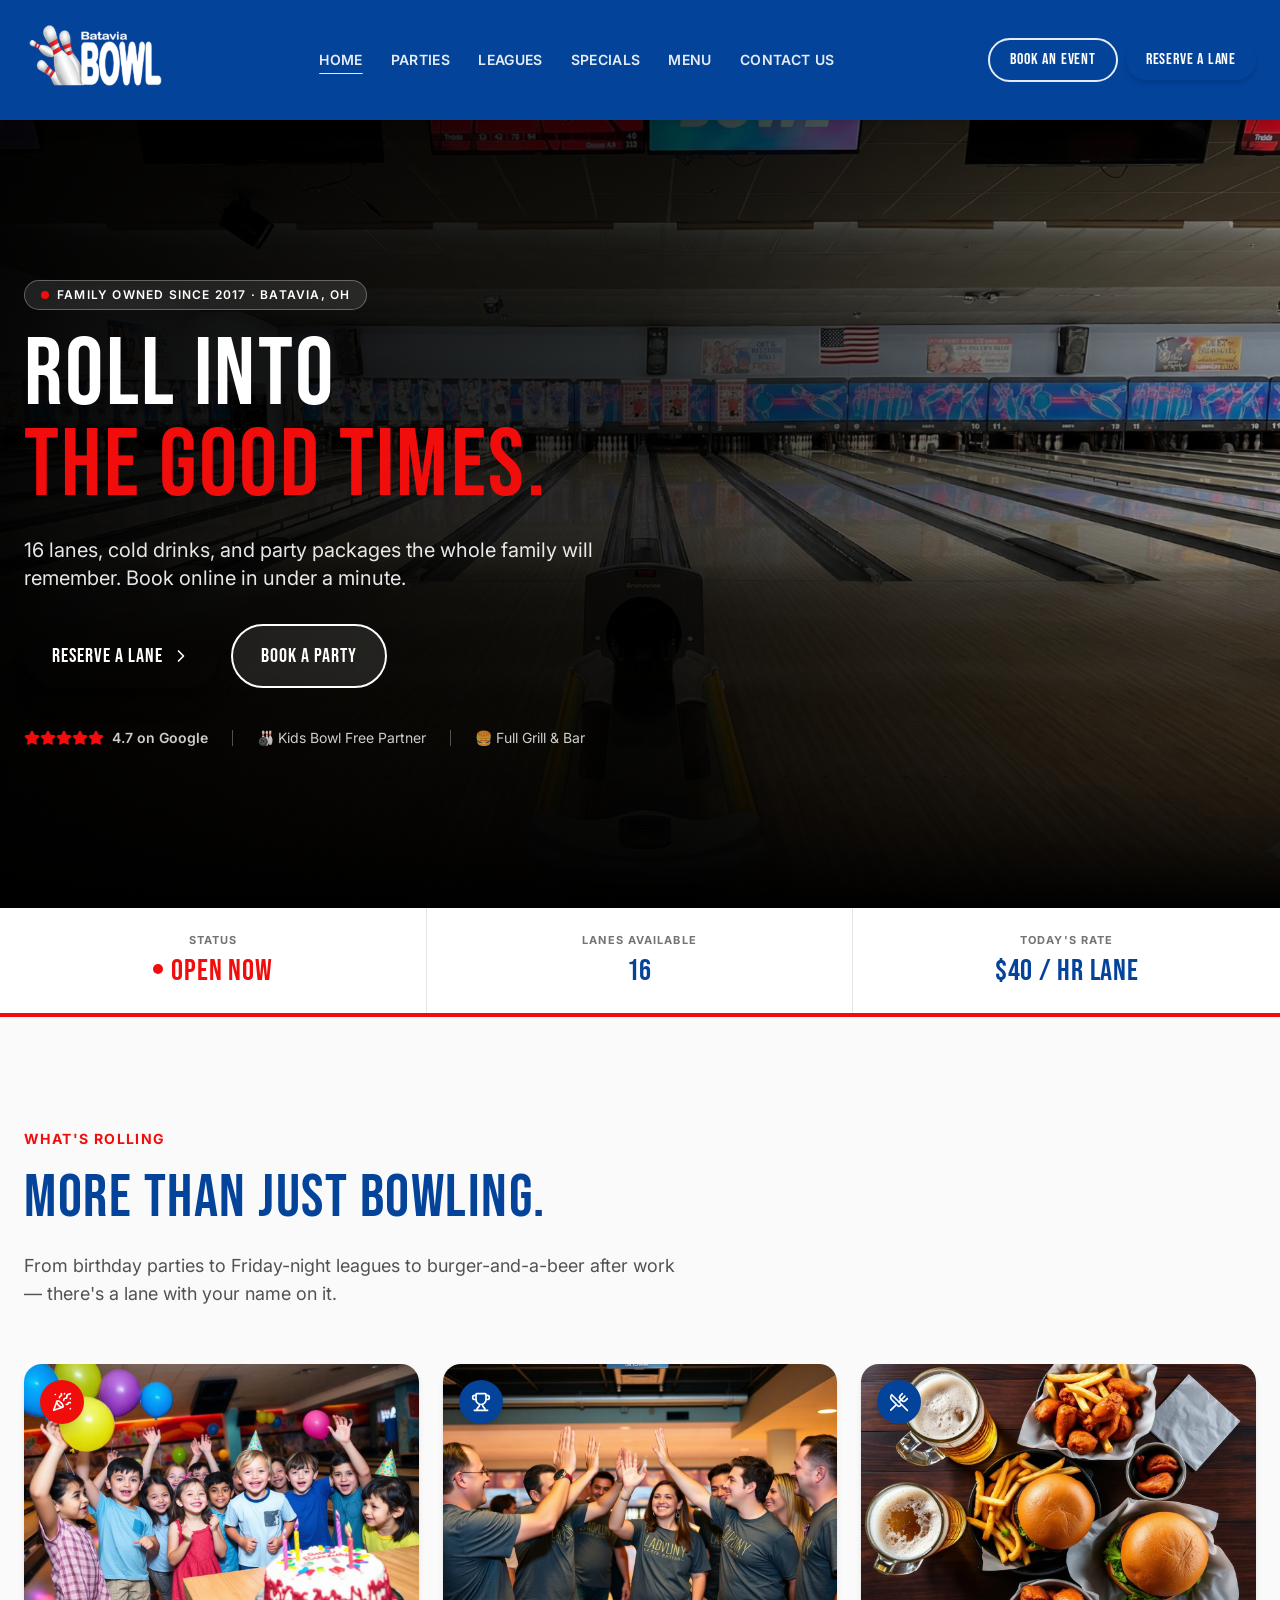
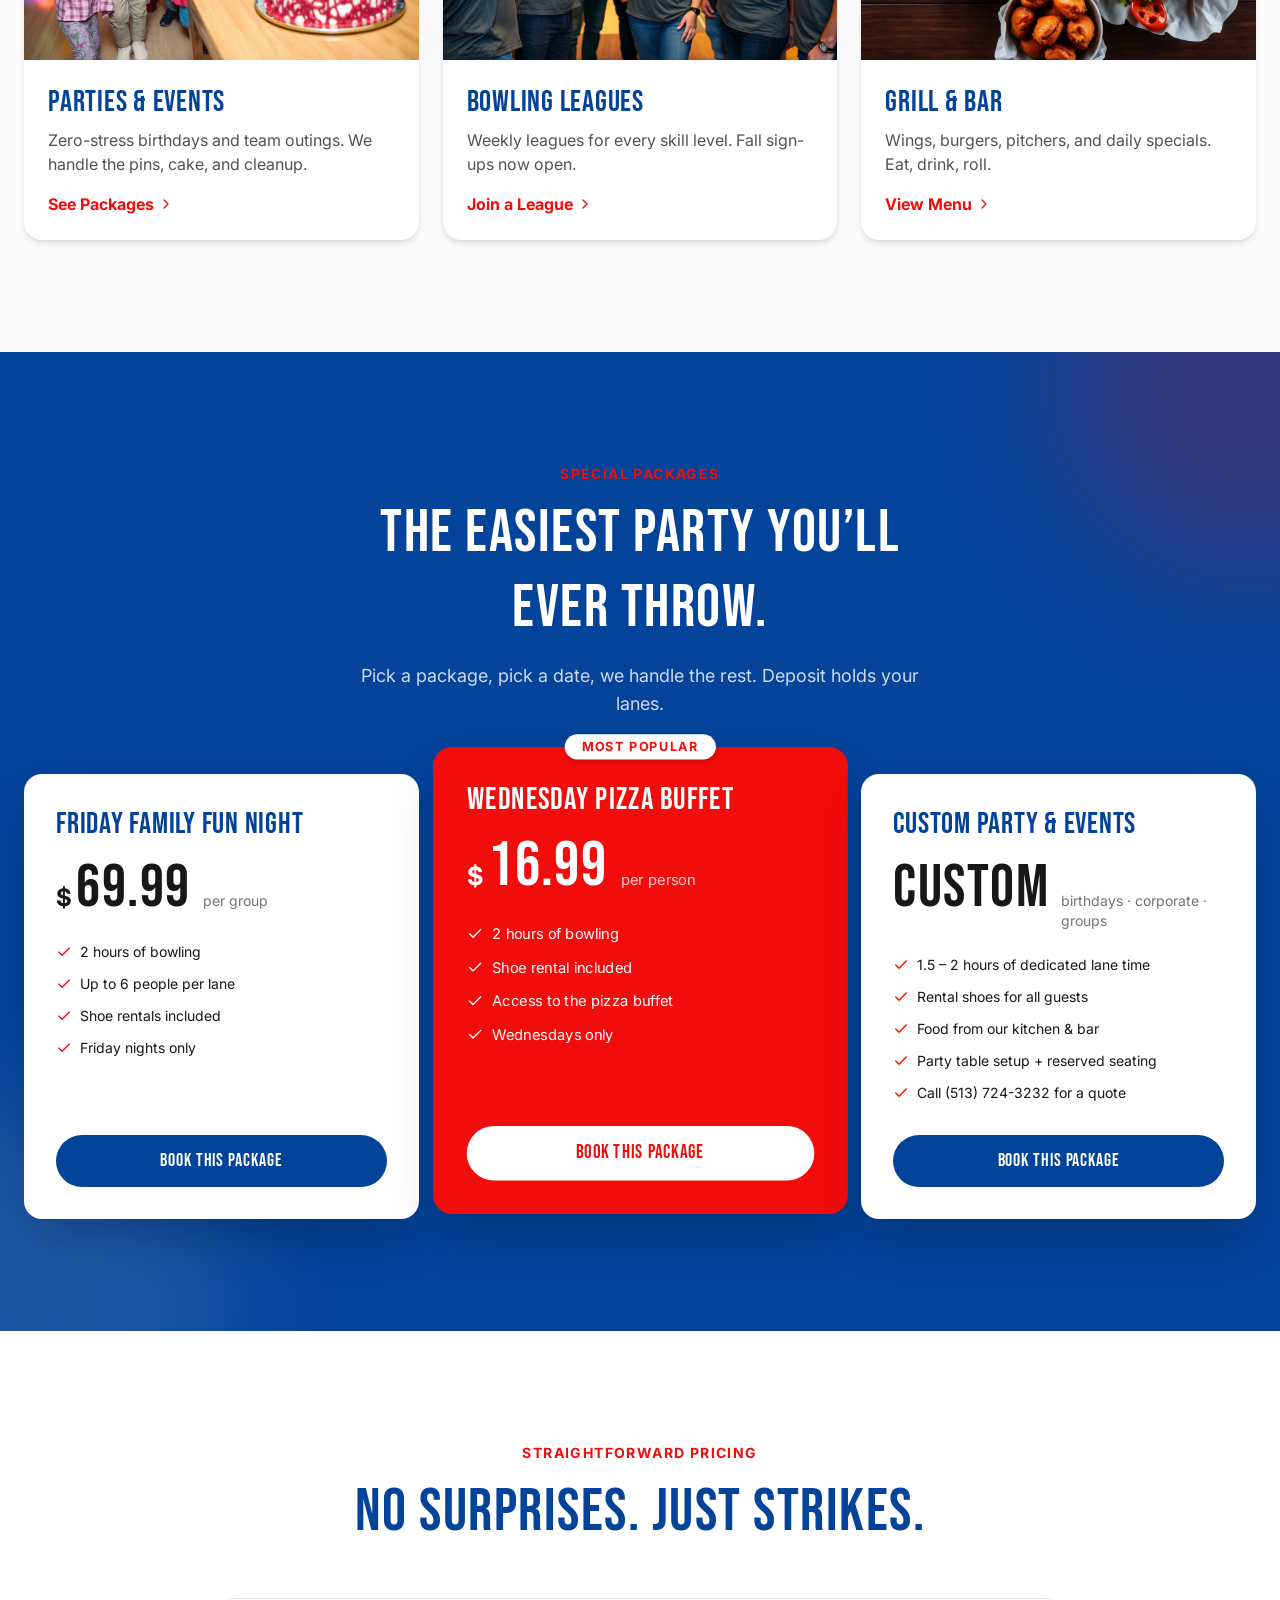
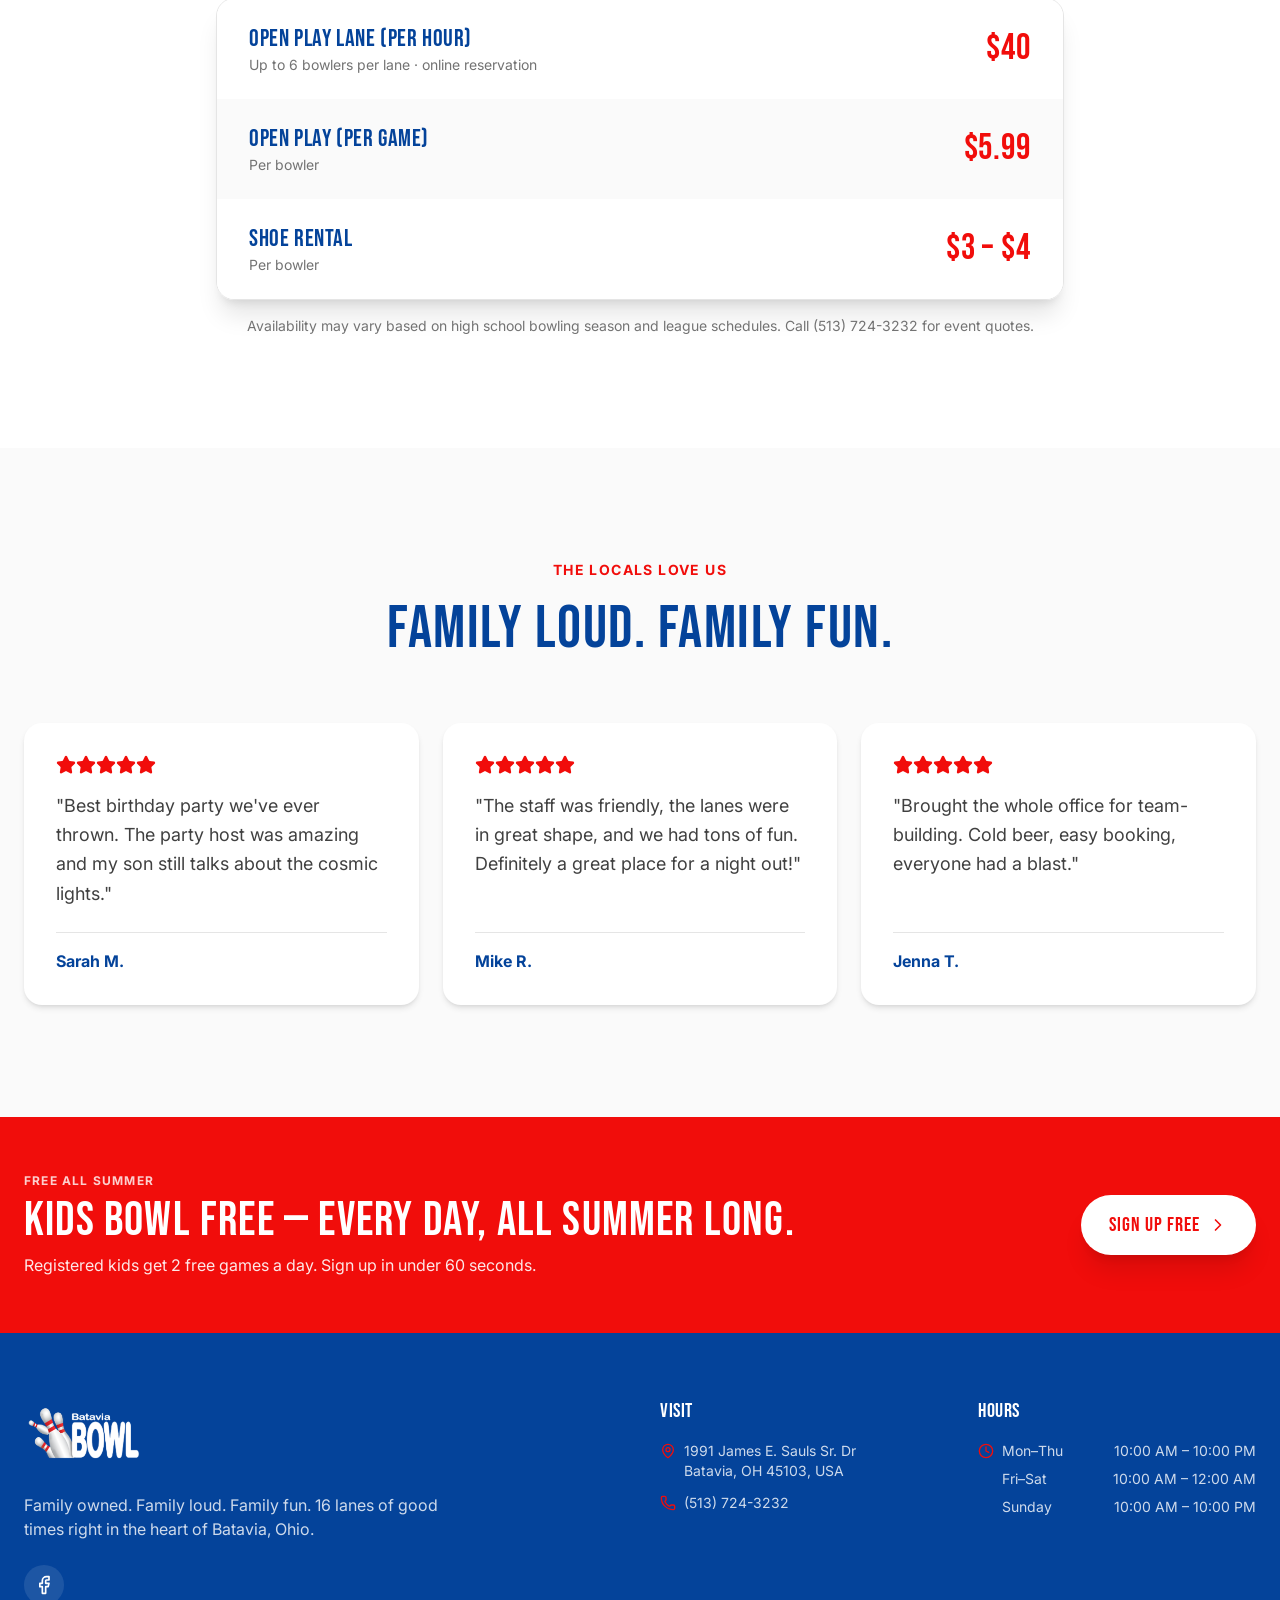
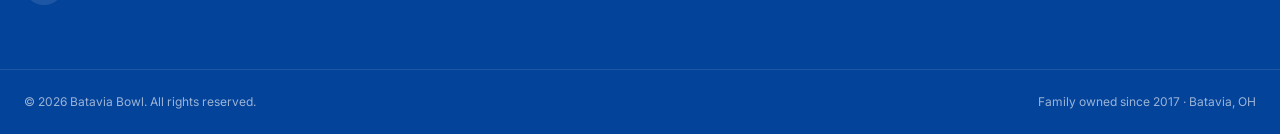
<file: index.html>
<!DOCTYPE html><html lang="en"><head><meta charSet="utf-8"/><meta name="viewport" content="width=device-width, initial-scale=1"/><link rel="preload" as="image" href="images/batavia-logo.png"/><link rel="preload" as="image" href="images/hero-lanes.png"/><link rel="stylesheet" href="assets/styles-CIpxWk8M.css" data-precedence="default"/><link rel="stylesheet" href="https://fonts.googleapis.com/css2?family=Bebas+Neue&amp;family=Inter:wght@400;500;600;700;800&amp;display=swap" data-precedence="default"/><title>Batavia Bowl — 16 Lanes, Parties &amp; Leagues in Batavia, OH</title><meta name="description" content="Family-owned bowling in Batavia, OH. Reserve a lane, book a birthday party, join a league, or grab a burger and a cold one at the grill."/><meta name="author" content="Batavia Bowl"/><meta property="og:title" content="Batavia Bowl — 16 Lanes, Parties &amp; Leagues in Batavia, OH"/><meta property="og:description" content="Family-owned bowling in Batavia, OH. Reserve a lane, book a birthday party, join a league, or grab a burger and a cold one at the grill."/><meta property="og:type" content="website"/><meta name="twitter:card" content="summary_large_image"/><meta name="twitter:title" content="Batavia Bowl — 16 Lanes, Parties &amp; Leagues in Batavia, OH"/><meta name="twitter:description" content="Family-owned bowling in Batavia, OH. Reserve a lane, book a birthday party, join a league, or grab a burger and a cold one at the grill."/><meta property="og:image" content="https://bataviabowl.com/images/hero-lanes.png"/><meta name="twitter:image" content="https://bataviabowl.com/images/hero-lanes.png"/><link rel="icon" href="favicon.ico" type="image/x-icon"/><link rel="preconnect" href="https://fonts.googleapis.com"/><link rel="preconnect" href="https://fonts.gstatic.com" crossorigin="anonymous"/>

</head><body><!--$--><div class="min-h-screen bg-white font-sans text-neutral-900"><header class="sticky top-0 z-40 bg-[#04439A] text-white shadow-lg"><div class="mx-auto flex max-w-7xl items-center justify-between gap-4 px-4 py-3 md:px-6"><a class="flex items-center active" href="./" data-status="active" aria-current="page"><img src="images/batavia-logo.png" alt="Batavia Bowl logo" class="h-20 w-auto object-contain md:h-24"/></a><nav class="hidden items-center gap-7 lg:flex"><a class="text-sm font-semibold uppercase tracking-wide text-white/90 transition hover:text-white text-white underline underline-offset-8" href="./" data-status="active" aria-current="page">Home</a><a href="parties/" class="text-sm font-semibold uppercase tracking-wide text-white/90 transition hover:text-white">Parties</a><a href="leagues/" class="text-sm font-semibold uppercase tracking-wide text-white/90 transition hover:text-white">Leagues</a><a href="specials/" class="text-sm font-semibold uppercase tracking-wide text-white/90 transition hover:text-white">Specials</a><a href="menu/" class="text-sm font-semibold uppercase tracking-wide text-white/90 transition hover:text-white">Menu</a><a href="contact/" class="text-sm font-semibold uppercase tracking-wide text-white/90 transition hover:text-white">Contact Us</a></nav><div class="hidden items-center gap-2 md:flex"><a href="https://api.leadconnectorhq.com/widget/form/eSursZNUZyg93Iup5MTq/?utm_campaign=bb_parties_campaign&amp;utm_source=Facebook+Ads&amp;utm_medium=Ads&amp;utm_content=book_your_party_here" target="_blank" rel="noreferrer" class="rounded-full border-2 border-white/90 px-4 py-2 font-display text-sm tracking-wider text-white transition hover:bg-white hover:text-[#04439A] lg:px-5 lg:text-base">Book an Event</a><a href="https://www.bowlnow.com/places/dK0dpq3gt28Mn5Jg6MRx/products" target="_blank" rel="noreferrer" class="rounded-full bg-[#16A34A] px-4 py-2 font-display text-sm tracking-wider text-white shadow-md shadow-[#16A34A]/30 transition hover:brightness-110 lg:px-5 lg:text-base">Reserve a Lane</a></div></div></header><section class="relative overflow-hidden bg-black" id="reserve"><div class="absolute inset-0"><img src="images/hero-lanes.png" alt="Batavia Bowl lanes" width="1920" height="1280" class="h-full w-full object-cover opacity-70"/><div class="absolute inset-0 bg-gradient-to-r from-black/95 via-black/70 to-transparent"></div><div class="absolute inset-0 bg-gradient-to-t from-black via-transparent to-transparent"></div></div><div class="relative mx-auto max-w-7xl px-4 py-20 md:px-6 md:py-32 lg:py-40"><div class="max-w-2xl text-white"><div class="mb-5 inline-flex items-center gap-2 rounded-full border border-white/30 bg-white/10 px-4 py-1.5 text-xs font-semibold uppercase tracking-widest backdrop-blur"><span class="h-2 w-2 animate-pulse rounded-full bg-[#F10D0B]"></span>Family owned since 2017 · Batavia, OH</div><h1 class="font-display text-5xl leading-[0.95] tracking-wide md:text-7xl lg:text-8xl">Roll Into <br/><span class="text-[#F10D0B]">The Good Times.</span></h1><p class="mt-6 max-w-xl text-lg text-white/90 md:text-xl">16 lanes, cold drinks, and party packages the whole family will remember. Book online in under a minute.</p><div class="mt-8 flex flex-wrap gap-3"><a href="https://www.bowlnow.com/places/dK0dpq3gt28Mn5Jg6MRx/products" target="_blank" rel="noopener noreferrer" class="group inline-flex items-center gap-2 rounded-full bg-[#16A34A] px-7 py-4 font-display text-xl tracking-wider text-white shadow-xl shadow-[#16A34A]/40 transition hover:brightness-110">Reserve a Lane<svg xmlns="http://www.w3.org/2000/svg" width="24" height="24" viewBox="0 0 24 24" fill="none" stroke="currentColor" stroke-width="2" stroke-linecap="round" stroke-linejoin="round" class="lucide lucide-chevron-right h-5 w-5 transition group-hover:translate-x-1" aria-hidden="true"><path d="m9 18 6-6-6-6"></path></svg></a><a href="https://api.leadconnectorhq.com/widget/form/eSursZNUZyg93Iup5MTq/?utm_campaign=bb_parties_campaign&amp;utm_source=Facebook+Ads&amp;utm_medium=Ads&amp;utm_content=book_your_party_here" target="_blank" rel="noopener noreferrer" class="inline-flex items-center gap-2 rounded-full border-2 border-white bg-white/10 px-7 py-4 font-display text-xl tracking-wider text-white backdrop-blur transition hover:bg-white hover:text-[#04439A]">Book a Party</a></div><div class="mt-10 flex flex-wrap items-center gap-6 text-sm text-white/80"><div class="flex items-center gap-2"><div class="flex text-[#F10D0B]"><svg xmlns="http://www.w3.org/2000/svg" width="24" height="24" viewBox="0 0 24 24" fill="none" stroke="currentColor" stroke-width="2" stroke-linecap="round" stroke-linejoin="round" class="lucide lucide-star h-4 w-4 fill-[#F10D0B]" aria-hidden="true"><path d="M11.525 2.295a.53.53 0 0 1 .95 0l2.31 4.679a2.123 2.123 0 0 0 1.595 1.16l5.166.756a.53.53 0 0 1 .294.904l-3.736 3.638a2.123 2.123 0 0 0-.611 1.878l.882 5.14a.53.53 0 0 1-.771.56l-4.618-2.428a2.122 2.122 0 0 0-1.973 0L6.396 21.01a.53.53 0 0 1-.77-.56l.881-5.139a2.122 2.122 0 0 0-.611-1.879L2.16 9.795a.53.53 0 0 1 .294-.906l5.165-.755a2.122 2.122 0 0 0 1.597-1.16z"></path></svg><svg xmlns="http://www.w3.org/2000/svg" width="24" height="24" viewBox="0 0 24 24" fill="none" stroke="currentColor" stroke-width="2" stroke-linecap="round" stroke-linejoin="round" class="lucide lucide-star h-4 w-4 fill-[#F10D0B]" aria-hidden="true"><path d="M11.525 2.295a.53.53 0 0 1 .95 0l2.31 4.679a2.123 2.123 0 0 0 1.595 1.16l5.166.756a.53.53 0 0 1 .294.904l-3.736 3.638a2.123 2.123 0 0 0-.611 1.878l.882 5.14a.53.53 0 0 1-.771.56l-4.618-2.428a2.122 2.122 0 0 0-1.973 0L6.396 21.01a.53.53 0 0 1-.77-.56l.881-5.139a2.122 2.122 0 0 0-.611-1.879L2.16 9.795a.53.53 0 0 1 .294-.906l5.165-.755a2.122 2.122 0 0 0 1.597-1.16z"></path></svg><svg xmlns="http://www.w3.org/2000/svg" width="24" height="24" viewBox="0 0 24 24" fill="none" stroke="currentColor" stroke-width="2" stroke-linecap="round" stroke-linejoin="round" class="lucide lucide-star h-4 w-4 fill-[#F10D0B]" aria-hidden="true"><path d="M11.525 2.295a.53.53 0 0 1 .95 0l2.31 4.679a2.123 2.123 0 0 0 1.595 1.16l5.166.756a.53.53 0 0 1 .294.904l-3.736 3.638a2.123 2.123 0 0 0-.611 1.878l.882 5.14a.53.53 0 0 1-.771.56l-4.618-2.428a2.122 2.122 0 0 0-1.973 0L6.396 21.01a.53.53 0 0 1-.77-.56l.881-5.139a2.122 2.122 0 0 0-.611-1.879L2.16 9.795a.53.53 0 0 1 .294-.906l5.165-.755a2.122 2.122 0 0 0 1.597-1.16z"></path></svg><svg xmlns="http://www.w3.org/2000/svg" width="24" height="24" viewBox="0 0 24 24" fill="none" stroke="currentColor" stroke-width="2" stroke-linecap="round" stroke-linejoin="round" class="lucide lucide-star h-4 w-4 fill-[#F10D0B]" aria-hidden="true"><path d="M11.525 2.295a.53.53 0 0 1 .95 0l2.31 4.679a2.123 2.123 0 0 0 1.595 1.16l5.166.756a.53.53 0 0 1 .294.904l-3.736 3.638a2.123 2.123 0 0 0-.611 1.878l.882 5.14a.53.53 0 0 1-.771.56l-4.618-2.428a2.122 2.122 0 0 0-1.973 0L6.396 21.01a.53.53 0 0 1-.77-.56l.881-5.139a2.122 2.122 0 0 0-.611-1.879L2.16 9.795a.53.53 0 0 1 .294-.906l5.165-.755a2.122 2.122 0 0 0 1.597-1.16z"></path></svg><svg xmlns="http://www.w3.org/2000/svg" width="24" height="24" viewBox="0 0 24 24" fill="none" stroke="currentColor" stroke-width="2" stroke-linecap="round" stroke-linejoin="round" class="lucide lucide-star h-4 w-4 fill-[#F10D0B]" aria-hidden="true"><path d="M11.525 2.295a.53.53 0 0 1 .95 0l2.31 4.679a2.123 2.123 0 0 0 1.595 1.16l5.166.756a.53.53 0 0 1 .294.904l-3.736 3.638a2.123 2.123 0 0 0-.611 1.878l.882 5.14a.53.53 0 0 1-.771.56l-4.618-2.428a2.122 2.122 0 0 0-1.973 0L6.396 21.01a.53.53 0 0 1-.77-.56l.881-5.139a2.122 2.122 0 0 0-.611-1.879L2.16 9.795a.53.53 0 0 1 .294-.906l5.165-.755a2.122 2.122 0 0 0 1.597-1.16z"></path></svg></div><span class="font-semibold">4.7 on Google</span></div><div class="hidden h-4 w-px bg-white/30 md:block"></div><span>🎳 Kids Bowl Free Partner</span><div class="hidden h-4 w-px bg-white/30 md:block"></div><span>🍔 Full Grill &amp; Bar</span></div></div></div></section><section class="border-b-4 border-[#F10D0B] bg-white"><div class="mx-auto grid max-w-7xl grid-cols-1 divide-x divide-neutral-200 md:grid-cols-3"><div class="px-4 py-5 text-center md:px-6 md:py-6"><div class="text-[11px] font-bold uppercase tracking-widest text-neutral-500">Status</div><div class="mt-1 font-display text-2xl tracking-wide md:text-3xl text-[#F10D0B]"><span class="mr-2 inline-block h-2.5 w-2.5 animate-pulse rounded-full bg-[#F10D0B] align-middle"></span>Open Now</div></div><div class="px-4 py-5 text-center md:px-6 md:py-6"><div class="text-[11px] font-bold uppercase tracking-widest text-neutral-500">Lanes Available</div><div class="mt-1 font-display text-2xl tracking-wide md:text-3xl text-[#04439A]">16</div></div><div class="px-4 py-5 text-center md:px-6 md:py-6"><div class="text-[11px] font-bold uppercase tracking-widest text-neutral-500">Today&#x27;s Rate</div><div class="mt-1 font-display text-2xl tracking-wide md:text-3xl text-[#04439A]">$40 / hr lane</div></div></div></section><section id="open-bowling" class="bg-neutral-50 py-20 md:py-28"><div class="mx-auto max-w-7xl px-4 md:px-6"><div class="mb-14 max-w-2xl"><div class="mb-3 text-sm font-bold uppercase tracking-widest text-[#F10D0B]">What&#x27;s Rolling</div><h2 class="font-display text-4xl leading-tight tracking-wide text-[#04439A] md:text-6xl">More Than Just Bowling.</h2><p class="mt-4 text-lg text-neutral-600">From birthday parties to Friday-night leagues to burger-and-a-beer after work — there&#x27;s a lane with your name on it.</p></div><div class="grid gap-6 md:grid-cols-3"><a href="parties/" class="group relative overflow-hidden rounded-2xl bg-white shadow-md transition hover:-translate-y-1 hover:shadow-2xl"><div class="relative aspect-[4/3] overflow-hidden"><img src="assets/party-kids-CyLF9zS3.jpg" alt="Parties &amp; Events" loading="lazy" width="1200" height="900" class="h-full w-full object-cover transition duration-500 group-hover:scale-105"/><div class="absolute left-4 top-4 flex h-11 w-11 items-center justify-center rounded-full text-white shadow-lg" style="background-color:#F10D0B"><svg xmlns="http://www.w3.org/2000/svg" width="24" height="24" viewBox="0 0 24 24" fill="none" stroke="currentColor" stroke-width="2" stroke-linecap="round" stroke-linejoin="round" class="lucide lucide-party-popper h-5 w-5" aria-hidden="true"><path d="M5.8 11.3 2 22l10.7-3.79"></path><path d="M4 3h.01"></path><path d="M22 8h.01"></path><path d="M15 2h.01"></path><path d="M22 20h.01"></path><path d="m22 2-2.24.75a2.9 2.9 0 0 0-1.96 3.12c.1.86-.57 1.63-1.45 1.63h-.38c-.86 0-1.6.6-1.76 1.44L14 10"></path><path d="m22 13-.82-.33c-.86-.34-1.82.2-1.98 1.11c-.11.7-.72 1.22-1.43 1.22H17"></path><path d="m11 2 .33.82c.34.86-.2 1.82-1.11 1.98C9.52 4.9 9 5.52 9 6.23V7"></path><path d="M11 13c1.93 1.93 2.83 4.17 2 5-.83.83-3.07-.07-5-2-1.93-1.93-2.83-4.17-2-5 .83-.83 3.07.07 5 2Z"></path></svg></div></div><div class="p-6"><h3 class="font-display text-2xl tracking-wide text-[#04439A] md:text-3xl">Parties &amp; Events</h3><p class="mt-2 text-neutral-600">Zero-stress birthdays and team outings. We handle the pins, cake, and cleanup.</p><span class="mt-4 inline-flex items-center gap-1 font-bold text-[#F10D0B]">See Packages<svg xmlns="http://www.w3.org/2000/svg" width="24" height="24" viewBox="0 0 24 24" fill="none" stroke="currentColor" stroke-width="2" stroke-linecap="round" stroke-linejoin="round" class="lucide lucide-chevron-right h-4 w-4 transition group-hover:translate-x-1" aria-hidden="true"><path d="m9 18 6-6-6-6"></path></svg></span></div></a><a href="leagues/" class="group relative overflow-hidden rounded-2xl bg-white shadow-md transition hover:-translate-y-1 hover:shadow-2xl"><div class="relative aspect-[4/3] overflow-hidden"><img src="assets/league-team-BLx3RUnw.jpg" alt="Bowling Leagues" loading="lazy" width="1200" height="900" class="h-full w-full object-cover transition duration-500 group-hover:scale-105"/><div class="absolute left-4 top-4 flex h-11 w-11 items-center justify-center rounded-full text-white shadow-lg" style="background-color:#04439A"><svg xmlns="http://www.w3.org/2000/svg" width="24" height="24" viewBox="0 0 24 24" fill="none" stroke="currentColor" stroke-width="2" stroke-linecap="round" stroke-linejoin="round" class="lucide lucide-trophy h-5 w-5" aria-hidden="true"><path d="M10 14.66v1.626a2 2 0 0 1-.976 1.696A5 5 0 0 0 7 21.978"></path><path d="M14 14.66v1.626a2 2 0 0 0 .976 1.696A5 5 0 0 1 17 21.978"></path><path d="M18 9h1.5a1 1 0 0 0 0-5H18"></path><path d="M4 22h16"></path><path d="M6 9a6 6 0 0 0 12 0V3a1 1 0 0 0-1-1H7a1 1 0 0 0-1 1z"></path><path d="M6 9H4.5a1 1 0 0 1 0-5H6"></path></svg></div></div><div class="p-6"><h3 class="font-display text-2xl tracking-wide text-[#04439A] md:text-3xl">Bowling Leagues</h3><p class="mt-2 text-neutral-600">Weekly leagues for every skill level. Fall sign-ups now open.</p><span class="mt-4 inline-flex items-center gap-1 font-bold text-[#F10D0B]">Join a League<svg xmlns="http://www.w3.org/2000/svg" width="24" height="24" viewBox="0 0 24 24" fill="none" stroke="currentColor" stroke-width="2" stroke-linecap="round" stroke-linejoin="round" class="lucide lucide-chevron-right h-4 w-4 transition group-hover:translate-x-1" aria-hidden="true"><path d="m9 18 6-6-6-6"></path></svg></span></div></a><a href="menu/" class="group relative overflow-hidden rounded-2xl bg-white shadow-md transition hover:-translate-y-1 hover:shadow-2xl"><div class="relative aspect-[4/3] overflow-hidden"><img src="assets/grill-food-BrB6WNMg.jpg" alt="Grill &amp; Bar" loading="lazy" width="1200" height="900" class="h-full w-full object-cover transition duration-500 group-hover:scale-105"/><div class="absolute left-4 top-4 flex h-11 w-11 items-center justify-center rounded-full text-white shadow-lg" style="background-color:#04439A"><svg xmlns="http://www.w3.org/2000/svg" width="24" height="24" viewBox="0 0 24 24" fill="none" stroke="currentColor" stroke-width="2" stroke-linecap="round" stroke-linejoin="round" class="lucide lucide-utensils-crossed h-5 w-5" aria-hidden="true"><path d="m16 2-2.3 2.3a3 3 0 0 0 0 4.2l1.8 1.8a3 3 0 0 0 4.2 0L22 8"></path><path d="M15 15 3.3 3.3a4.2 4.2 0 0 0 0 6l7.3 7.3c.7.7 2 .7 2.8 0L15 15Zm0 0 7 7"></path><path d="m2.1 21.8 6.4-6.3"></path><path d="m19 5-7 7"></path></svg></div></div><div class="p-6"><h3 class="font-display text-2xl tracking-wide text-[#04439A] md:text-3xl">Grill &amp; Bar</h3><p class="mt-2 text-neutral-600">Wings, burgers, pitchers, and daily specials. Eat, drink, roll.</p><span class="mt-4 inline-flex items-center gap-1 font-bold text-[#F10D0B]">View Menu<svg xmlns="http://www.w3.org/2000/svg" width="24" height="24" viewBox="0 0 24 24" fill="none" stroke="currentColor" stroke-width="2" stroke-linecap="round" stroke-linejoin="round" class="lucide lucide-chevron-right h-4 w-4 transition group-hover:translate-x-1" aria-hidden="true"><path d="m9 18 6-6-6-6"></path></svg></span></div></a></div></div></section><section id="parties" class="relative overflow-hidden bg-[#04439A] py-20 text-white md:py-28"><div class="pointer-events-none absolute -right-40 -top-40 h-96 w-96 rounded-full bg-[#F10D0B] opacity-20 blur-3xl"></div><div class="pointer-events-none absolute -bottom-40 -left-40 h-96 w-96 rounded-full bg-white opacity-10 blur-3xl"></div><div class="relative mx-auto max-w-7xl px-4 md:px-6"><div class="mb-14 text-center"><div class="mb-3 text-sm font-bold uppercase tracking-widest text-[#F10D0B]">Special Packages</div><h2 class="font-display text-4xl leading-tight tracking-wide md:text-6xl">The Easiest Party You’ll <br class="hidden md:block"/>Ever Throw.</h2><p class="mx-auto mt-4 max-w-xl text-lg text-white/80">Pick a package, pick a date, we handle the rest. Deposit holds your lanes.</p></div><div class="grid gap-6 md:grid-cols-3"><div class="relative flex flex-col rounded-2xl p-8 shadow-2xl bg-white text-neutral-900"><h3 class="font-display text-3xl tracking-wide text-[#04439A]">Friday Family Fun Night</h3><div class="mt-4 flex items-baseline gap-1"><span class="text-2xl font-bold">$</span><span class="font-display text-6xl tracking-wide">69.99</span><span class="ml-2 text-sm text-neutral-500">per group</span></div><ul class="mt-6 flex-1 space-y-3"><li class="flex items-start gap-2 text-sm"><svg xmlns="http://www.w3.org/2000/svg" width="24" height="24" viewBox="0 0 24 24" fill="none" stroke="currentColor" stroke-width="2" stroke-linecap="round" stroke-linejoin="round" class="lucide lucide-check mt-0.5 h-4 w-4 flex-shrink-0 text-[#F10D0B]" aria-hidden="true"><path d="M20 6 9 17l-5-5"></path></svg><span>2 hours of bowling</span></li><li class="flex items-start gap-2 text-sm"><svg xmlns="http://www.w3.org/2000/svg" width="24" height="24" viewBox="0 0 24 24" fill="none" stroke="currentColor" stroke-width="2" stroke-linecap="round" stroke-linejoin="round" class="lucide lucide-check mt-0.5 h-4 w-4 flex-shrink-0 text-[#F10D0B]" aria-hidden="true"><path d="M20 6 9 17l-5-5"></path></svg><span>Up to 6 people per lane</span></li><li class="flex items-start gap-2 text-sm"><svg xmlns="http://www.w3.org/2000/svg" width="24" height="24" viewBox="0 0 24 24" fill="none" stroke="currentColor" stroke-width="2" stroke-linecap="round" stroke-linejoin="round" class="lucide lucide-check mt-0.5 h-4 w-4 flex-shrink-0 text-[#F10D0B]" aria-hidden="true"><path d="M20 6 9 17l-5-5"></path></svg><span>Shoe rentals included</span></li><li class="flex items-start gap-2 text-sm"><svg xmlns="http://www.w3.org/2000/svg" width="24" height="24" viewBox="0 0 24 24" fill="none" stroke="currentColor" stroke-width="2" stroke-linecap="round" stroke-linejoin="round" class="lucide lucide-check mt-0.5 h-4 w-4 flex-shrink-0 text-[#F10D0B]" aria-hidden="true"><path d="M20 6 9 17l-5-5"></path></svg><span>Friday nights only</span></li></ul><a href="https://api.leadconnectorhq.com/widget/form/eSursZNUZyg93Iup5MTq/?utm_campaign=bb_parties_campaign&amp;utm_source=Facebook+Ads&amp;utm_medium=Ads&amp;utm_content=book_your_party_here" target="_blank" rel="noopener noreferrer" class="mt-8 inline-flex items-center justify-center gap-2 rounded-full px-6 py-3 font-display text-lg tracking-wider transition bg-[#04439A] text-white hover:brightness-110">Book This Package</a></div><div class="relative flex flex-col rounded-2xl p-8 shadow-2xl scale-100 bg-[#F10D0B] text-white md:-translate-y-4 md:scale-105"><span class="absolute -top-3 left-1/2 -translate-x-1/2 rounded-full bg-white px-4 py-1 text-xs font-bold uppercase tracking-widest text-[#F10D0B] shadow-md">Most Popular</span><h3 class="font-display text-3xl tracking-wide text-white">Wednesday Pizza Buffet</h3><div class="mt-4 flex items-baseline gap-1"><span class="text-2xl font-bold">$</span><span class="font-display text-6xl tracking-wide">16.99</span><span class="ml-2 text-sm text-white/80">per person</span></div><ul class="mt-6 flex-1 space-y-3"><li class="flex items-start gap-2 text-sm"><svg xmlns="http://www.w3.org/2000/svg" width="24" height="24" viewBox="0 0 24 24" fill="none" stroke="currentColor" stroke-width="2" stroke-linecap="round" stroke-linejoin="round" class="lucide lucide-check mt-0.5 h-4 w-4 flex-shrink-0 text-white" aria-hidden="true"><path d="M20 6 9 17l-5-5"></path></svg><span>2 hours of bowling</span></li><li class="flex items-start gap-2 text-sm"><svg xmlns="http://www.w3.org/2000/svg" width="24" height="24" viewBox="0 0 24 24" fill="none" stroke="currentColor" stroke-width="2" stroke-linecap="round" stroke-linejoin="round" class="lucide lucide-check mt-0.5 h-4 w-4 flex-shrink-0 text-white" aria-hidden="true"><path d="M20 6 9 17l-5-5"></path></svg><span>Shoe rental included</span></li><li class="flex items-start gap-2 text-sm"><svg xmlns="http://www.w3.org/2000/svg" width="24" height="24" viewBox="0 0 24 24" fill="none" stroke="currentColor" stroke-width="2" stroke-linecap="round" stroke-linejoin="round" class="lucide lucide-check mt-0.5 h-4 w-4 flex-shrink-0 text-white" aria-hidden="true"><path d="M20 6 9 17l-5-5"></path></svg><span>Access to the pizza buffet</span></li><li class="flex items-start gap-2 text-sm"><svg xmlns="http://www.w3.org/2000/svg" width="24" height="24" viewBox="0 0 24 24" fill="none" stroke="currentColor" stroke-width="2" stroke-linecap="round" stroke-linejoin="round" class="lucide lucide-check mt-0.5 h-4 w-4 flex-shrink-0 text-white" aria-hidden="true"><path d="M20 6 9 17l-5-5"></path></svg><span>Wednesdays only</span></li></ul><a href="https://api.leadconnectorhq.com/widget/form/eSursZNUZyg93Iup5MTq/?utm_campaign=bb_parties_campaign&amp;utm_source=Facebook+Ads&amp;utm_medium=Ads&amp;utm_content=book_your_party_here" target="_blank" rel="noopener noreferrer" class="mt-8 inline-flex items-center justify-center gap-2 rounded-full px-6 py-3 font-display text-lg tracking-wider transition bg-white text-[#F10D0B] hover:bg-neutral-100">Book This Package</a></div><div class="relative flex flex-col rounded-2xl p-8 shadow-2xl bg-white text-neutral-900"><h3 class="font-display text-3xl tracking-wide text-[#04439A]">Custom Party &amp; Events</h3><div class="mt-4 flex items-baseline gap-1"><span class="font-display text-6xl tracking-wide">Custom</span><span class="ml-2 text-sm text-neutral-500">birthdays · corporate · groups</span></div><ul class="mt-6 flex-1 space-y-3"><li class="flex items-start gap-2 text-sm"><svg xmlns="http://www.w3.org/2000/svg" width="24" height="24" viewBox="0 0 24 24" fill="none" stroke="currentColor" stroke-width="2" stroke-linecap="round" stroke-linejoin="round" class="lucide lucide-check mt-0.5 h-4 w-4 flex-shrink-0 text-[#F10D0B]" aria-hidden="true"><path d="M20 6 9 17l-5-5"></path></svg><span>1.5 – 2 hours of dedicated lane time</span></li><li class="flex items-start gap-2 text-sm"><svg xmlns="http://www.w3.org/2000/svg" width="24" height="24" viewBox="0 0 24 24" fill="none" stroke="currentColor" stroke-width="2" stroke-linecap="round" stroke-linejoin="round" class="lucide lucide-check mt-0.5 h-4 w-4 flex-shrink-0 text-[#F10D0B]" aria-hidden="true"><path d="M20 6 9 17l-5-5"></path></svg><span>Rental shoes for all guests</span></li><li class="flex items-start gap-2 text-sm"><svg xmlns="http://www.w3.org/2000/svg" width="24" height="24" viewBox="0 0 24 24" fill="none" stroke="currentColor" stroke-width="2" stroke-linecap="round" stroke-linejoin="round" class="lucide lucide-check mt-0.5 h-4 w-4 flex-shrink-0 text-[#F10D0B]" aria-hidden="true"><path d="M20 6 9 17l-5-5"></path></svg><span>Food from our kitchen &amp; bar</span></li><li class="flex items-start gap-2 text-sm"><svg xmlns="http://www.w3.org/2000/svg" width="24" height="24" viewBox="0 0 24 24" fill="none" stroke="currentColor" stroke-width="2" stroke-linecap="round" stroke-linejoin="round" class="lucide lucide-check mt-0.5 h-4 w-4 flex-shrink-0 text-[#F10D0B]" aria-hidden="true"><path d="M20 6 9 17l-5-5"></path></svg><span>Party table setup + reserved seating</span></li><li class="flex items-start gap-2 text-sm"><svg xmlns="http://www.w3.org/2000/svg" width="24" height="24" viewBox="0 0 24 24" fill="none" stroke="currentColor" stroke-width="2" stroke-linecap="round" stroke-linejoin="round" class="lucide lucide-check mt-0.5 h-4 w-4 flex-shrink-0 text-[#F10D0B]" aria-hidden="true"><path d="M20 6 9 17l-5-5"></path></svg><span>Call (513) 724-3232 for a quote</span></li></ul><a href="https://api.leadconnectorhq.com/widget/form/eSursZNUZyg93Iup5MTq/?utm_campaign=bb_parties_campaign&amp;utm_source=Facebook+Ads&amp;utm_medium=Ads&amp;utm_content=book_your_party_here" target="_blank" rel="noopener noreferrer" class="mt-8 inline-flex items-center justify-center gap-2 rounded-full px-6 py-3 font-display text-lg tracking-wider transition bg-[#04439A] text-white hover:brightness-110">Book This Package</a></div></div></div></section><section id="pricing" class="bg-white py-20 md:py-28"><div class="mx-auto max-w-4xl px-4 md:px-6"><div class="mb-12 text-center"><div class="mb-3 text-sm font-bold uppercase tracking-widest text-[#F10D0B]">Straightforward Pricing</div><h2 class="font-display text-4xl leading-tight tracking-wide text-[#04439A] md:text-6xl">No Surprises. Just Strikes.</h2></div><div class="overflow-hidden rounded-2xl border border-neutral-200 shadow-xl"><div class="flex flex-col items-start justify-between gap-2 px-6 py-6 md:flex-row md:items-center md:px-8 bg-white"><div><div class="font-display text-xl tracking-wide text-[#04439A] md:text-2xl">Open Play Lane (per hour)</div><div class="text-sm text-neutral-500">Up to 6 bowlers per lane · online reservation</div></div><div class="font-display text-3xl tracking-wide text-[#F10D0B] md:text-4xl">$40</div></div><div class="flex flex-col items-start justify-between gap-2 px-6 py-6 md:flex-row md:items-center md:px-8 bg-neutral-50"><div><div class="font-display text-xl tracking-wide text-[#04439A] md:text-2xl">Open Play (per game)</div><div class="text-sm text-neutral-500">Per bowler</div></div><div class="font-display text-3xl tracking-wide text-[#F10D0B] md:text-4xl">$5.99</div></div><div class="flex flex-col items-start justify-between gap-2 px-6 py-6 md:flex-row md:items-center md:px-8 bg-white"><div><div class="font-display text-xl tracking-wide text-[#04439A] md:text-2xl">Shoe Rental</div><div class="text-sm text-neutral-500">Per bowler</div></div><div class="font-display text-3xl tracking-wide text-[#F10D0B] md:text-4xl">$3 – $4</div></div></div><p class="mt-4 text-center text-sm text-neutral-500">Availability may vary based on high school bowling season and league schedules. Call (513) 724-3232 for event quotes.</p></div></section><section class="bg-neutral-50 py-20 md:py-28"><div class="mx-auto max-w-7xl px-4 md:px-6"><div class="mb-14 text-center"><div class="mb-3 text-sm font-bold uppercase tracking-widest text-[#F10D0B]">The Locals Love Us</div><h2 class="font-display text-4xl leading-tight tracking-wide text-[#04439A] md:text-6xl">Family Loud. Family Fun.</h2></div><div class="grid gap-6 md:grid-cols-3"><figure class="flex flex-col rounded-2xl bg-white p-8 shadow-md"><div class="mb-4 flex text-[#F10D0B]"><svg xmlns="http://www.w3.org/2000/svg" width="24" height="24" viewBox="0 0 24 24" fill="none" stroke="currentColor" stroke-width="2" stroke-linecap="round" stroke-linejoin="round" class="lucide lucide-star h-5 w-5 fill-[#F10D0B]" aria-hidden="true"><path d="M11.525 2.295a.53.53 0 0 1 .95 0l2.31 4.679a2.123 2.123 0 0 0 1.595 1.16l5.166.756a.53.53 0 0 1 .294.904l-3.736 3.638a2.123 2.123 0 0 0-.611 1.878l.882 5.14a.53.53 0 0 1-.771.56l-4.618-2.428a2.122 2.122 0 0 0-1.973 0L6.396 21.01a.53.53 0 0 1-.77-.56l.881-5.139a2.122 2.122 0 0 0-.611-1.879L2.16 9.795a.53.53 0 0 1 .294-.906l5.165-.755a2.122 2.122 0 0 0 1.597-1.16z"></path></svg><svg xmlns="http://www.w3.org/2000/svg" width="24" height="24" viewBox="0 0 24 24" fill="none" stroke="currentColor" stroke-width="2" stroke-linecap="round" stroke-linejoin="round" class="lucide lucide-star h-5 w-5 fill-[#F10D0B]" aria-hidden="true"><path d="M11.525 2.295a.53.53 0 0 1 .95 0l2.31 4.679a2.123 2.123 0 0 0 1.595 1.16l5.166.756a.53.53 0 0 1 .294.904l-3.736 3.638a2.123 2.123 0 0 0-.611 1.878l.882 5.14a.53.53 0 0 1-.771.56l-4.618-2.428a2.122 2.122 0 0 0-1.973 0L6.396 21.01a.53.53 0 0 1-.77-.56l.881-5.139a2.122 2.122 0 0 0-.611-1.879L2.16 9.795a.53.53 0 0 1 .294-.906l5.165-.755a2.122 2.122 0 0 0 1.597-1.16z"></path></svg><svg xmlns="http://www.w3.org/2000/svg" width="24" height="24" viewBox="0 0 24 24" fill="none" stroke="currentColor" stroke-width="2" stroke-linecap="round" stroke-linejoin="round" class="lucide lucide-star h-5 w-5 fill-[#F10D0B]" aria-hidden="true"><path d="M11.525 2.295a.53.53 0 0 1 .95 0l2.31 4.679a2.123 2.123 0 0 0 1.595 1.16l5.166.756a.53.53 0 0 1 .294.904l-3.736 3.638a2.123 2.123 0 0 0-.611 1.878l.882 5.14a.53.53 0 0 1-.771.56l-4.618-2.428a2.122 2.122 0 0 0-1.973 0L6.396 21.01a.53.53 0 0 1-.77-.56l.881-5.139a2.122 2.122 0 0 0-.611-1.879L2.16 9.795a.53.53 0 0 1 .294-.906l5.165-.755a2.122 2.122 0 0 0 1.597-1.16z"></path></svg><svg xmlns="http://www.w3.org/2000/svg" width="24" height="24" viewBox="0 0 24 24" fill="none" stroke="currentColor" stroke-width="2" stroke-linecap="round" stroke-linejoin="round" class="lucide lucide-star h-5 w-5 fill-[#F10D0B]" aria-hidden="true"><path d="M11.525 2.295a.53.53 0 0 1 .95 0l2.31 4.679a2.123 2.123 0 0 0 1.595 1.16l5.166.756a.53.53 0 0 1 .294.904l-3.736 3.638a2.123 2.123 0 0 0-.611 1.878l.882 5.14a.53.53 0 0 1-.771.56l-4.618-2.428a2.122 2.122 0 0 0-1.973 0L6.396 21.01a.53.53 0 0 1-.77-.56l.881-5.139a2.122 2.122 0 0 0-.611-1.879L2.16 9.795a.53.53 0 0 1 .294-.906l5.165-.755a2.122 2.122 0 0 0 1.597-1.16z"></path></svg><svg xmlns="http://www.w3.org/2000/svg" width="24" height="24" viewBox="0 0 24 24" fill="none" stroke="currentColor" stroke-width="2" stroke-linecap="round" stroke-linejoin="round" class="lucide lucide-star h-5 w-5 fill-[#F10D0B]" aria-hidden="true"><path d="M11.525 2.295a.53.53 0 0 1 .95 0l2.31 4.679a2.123 2.123 0 0 0 1.595 1.16l5.166.756a.53.53 0 0 1 .294.904l-3.736 3.638a2.123 2.123 0 0 0-.611 1.878l.882 5.14a.53.53 0 0 1-.771.56l-4.618-2.428a2.122 2.122 0 0 0-1.973 0L6.396 21.01a.53.53 0 0 1-.77-.56l.881-5.139a2.122 2.122 0 0 0-.611-1.879L2.16 9.795a.53.53 0 0 1 .294-.906l5.165-.755a2.122 2.122 0 0 0 1.597-1.16z"></path></svg></div><blockquote class="flex-1 text-lg leading-relaxed text-neutral-700">&quot;<!-- -->Best birthday party we&#x27;ve ever thrown. The party host was amazing and my son still talks about the cosmic lights.<!-- -->&quot;</blockquote><figcaption class="mt-6 border-t border-neutral-200 pt-4"><div class="font-bold text-[#04439A]">Sarah M.</div></figcaption></figure><figure class="flex flex-col rounded-2xl bg-white p-8 shadow-md"><div class="mb-4 flex text-[#F10D0B]"><svg xmlns="http://www.w3.org/2000/svg" width="24" height="24" viewBox="0 0 24 24" fill="none" stroke="currentColor" stroke-width="2" stroke-linecap="round" stroke-linejoin="round" class="lucide lucide-star h-5 w-5 fill-[#F10D0B]" aria-hidden="true"><path d="M11.525 2.295a.53.53 0 0 1 .95 0l2.31 4.679a2.123 2.123 0 0 0 1.595 1.16l5.166.756a.53.53 0 0 1 .294.904l-3.736 3.638a2.123 2.123 0 0 0-.611 1.878l.882 5.14a.53.53 0 0 1-.771.56l-4.618-2.428a2.122 2.122 0 0 0-1.973 0L6.396 21.01a.53.53 0 0 1-.77-.56l.881-5.139a2.122 2.122 0 0 0-.611-1.879L2.16 9.795a.53.53 0 0 1 .294-.906l5.165-.755a2.122 2.122 0 0 0 1.597-1.16z"></path></svg><svg xmlns="http://www.w3.org/2000/svg" width="24" height="24" viewBox="0 0 24 24" fill="none" stroke="currentColor" stroke-width="2" stroke-linecap="round" stroke-linejoin="round" class="lucide lucide-star h-5 w-5 fill-[#F10D0B]" aria-hidden="true"><path d="M11.525 2.295a.53.53 0 0 1 .95 0l2.31 4.679a2.123 2.123 0 0 0 1.595 1.16l5.166.756a.53.53 0 0 1 .294.904l-3.736 3.638a2.123 2.123 0 0 0-.611 1.878l.882 5.14a.53.53 0 0 1-.771.56l-4.618-2.428a2.122 2.122 0 0 0-1.973 0L6.396 21.01a.53.53 0 0 1-.77-.56l.881-5.139a2.122 2.122 0 0 0-.611-1.879L2.16 9.795a.53.53 0 0 1 .294-.906l5.165-.755a2.122 2.122 0 0 0 1.597-1.16z"></path></svg><svg xmlns="http://www.w3.org/2000/svg" width="24" height="24" viewBox="0 0 24 24" fill="none" stroke="currentColor" stroke-width="2" stroke-linecap="round" stroke-linejoin="round" class="lucide lucide-star h-5 w-5 fill-[#F10D0B]" aria-hidden="true"><path d="M11.525 2.295a.53.53 0 0 1 .95 0l2.31 4.679a2.123 2.123 0 0 0 1.595 1.16l5.166.756a.53.53 0 0 1 .294.904l-3.736 3.638a2.123 2.123 0 0 0-.611 1.878l.882 5.14a.53.53 0 0 1-.771.56l-4.618-2.428a2.122 2.122 0 0 0-1.973 0L6.396 21.01a.53.53 0 0 1-.77-.56l.881-5.139a2.122 2.122 0 0 0-.611-1.879L2.16 9.795a.53.53 0 0 1 .294-.906l5.165-.755a2.122 2.122 0 0 0 1.597-1.16z"></path></svg><svg xmlns="http://www.w3.org/2000/svg" width="24" height="24" viewBox="0 0 24 24" fill="none" stroke="currentColor" stroke-width="2" stroke-linecap="round" stroke-linejoin="round" class="lucide lucide-star h-5 w-5 fill-[#F10D0B]" aria-hidden="true"><path d="M11.525 2.295a.53.53 0 0 1 .95 0l2.31 4.679a2.123 2.123 0 0 0 1.595 1.16l5.166.756a.53.53 0 0 1 .294.904l-3.736 3.638a2.123 2.123 0 0 0-.611 1.878l.882 5.14a.53.53 0 0 1-.771.56l-4.618-2.428a2.122 2.122 0 0 0-1.973 0L6.396 21.01a.53.53 0 0 1-.77-.56l.881-5.139a2.122 2.122 0 0 0-.611-1.879L2.16 9.795a.53.53 0 0 1 .294-.906l5.165-.755a2.122 2.122 0 0 0 1.597-1.16z"></path></svg><svg xmlns="http://www.w3.org/2000/svg" width="24" height="24" viewBox="0 0 24 24" fill="none" stroke="currentColor" stroke-width="2" stroke-linecap="round" stroke-linejoin="round" class="lucide lucide-star h-5 w-5 fill-[#F10D0B]" aria-hidden="true"><path d="M11.525 2.295a.53.53 0 0 1 .95 0l2.31 4.679a2.123 2.123 0 0 0 1.595 1.16l5.166.756a.53.53 0 0 1 .294.904l-3.736 3.638a2.123 2.123 0 0 0-.611 1.878l.882 5.14a.53.53 0 0 1-.771.56l-4.618-2.428a2.122 2.122 0 0 0-1.973 0L6.396 21.01a.53.53 0 0 1-.77-.56l.881-5.139a2.122 2.122 0 0 0-.611-1.879L2.16 9.795a.53.53 0 0 1 .294-.906l5.165-.755a2.122 2.122 0 0 0 1.597-1.16z"></path></svg></div><blockquote class="flex-1 text-lg leading-relaxed text-neutral-700">&quot;<!-- -->The staff was friendly, the lanes were in great shape, and we had tons of fun. Definitely a great place for a night out!<!-- -->&quot;</blockquote><figcaption class="mt-6 border-t border-neutral-200 pt-4"><div class="font-bold text-[#04439A]">Mike R.</div></figcaption></figure><figure class="flex flex-col rounded-2xl bg-white p-8 shadow-md"><div class="mb-4 flex text-[#F10D0B]"><svg xmlns="http://www.w3.org/2000/svg" width="24" height="24" viewBox="0 0 24 24" fill="none" stroke="currentColor" stroke-width="2" stroke-linecap="round" stroke-linejoin="round" class="lucide lucide-star h-5 w-5 fill-[#F10D0B]" aria-hidden="true"><path d="M11.525 2.295a.53.53 0 0 1 .95 0l2.31 4.679a2.123 2.123 0 0 0 1.595 1.16l5.166.756a.53.53 0 0 1 .294.904l-3.736 3.638a2.123 2.123 0 0 0-.611 1.878l.882 5.14a.53.53 0 0 1-.771.56l-4.618-2.428a2.122 2.122 0 0 0-1.973 0L6.396 21.01a.53.53 0 0 1-.77-.56l.881-5.139a2.122 2.122 0 0 0-.611-1.879L2.16 9.795a.53.53 0 0 1 .294-.906l5.165-.755a2.122 2.122 0 0 0 1.597-1.16z"></path></svg><svg xmlns="http://www.w3.org/2000/svg" width="24" height="24" viewBox="0 0 24 24" fill="none" stroke="currentColor" stroke-width="2" stroke-linecap="round" stroke-linejoin="round" class="lucide lucide-star h-5 w-5 fill-[#F10D0B]" aria-hidden="true"><path d="M11.525 2.295a.53.53 0 0 1 .95 0l2.31 4.679a2.123 2.123 0 0 0 1.595 1.16l5.166.756a.53.53 0 0 1 .294.904l-3.736 3.638a2.123 2.123 0 0 0-.611 1.878l.882 5.14a.53.53 0 0 1-.771.56l-4.618-2.428a2.122 2.122 0 0 0-1.973 0L6.396 21.01a.53.53 0 0 1-.77-.56l.881-5.139a2.122 2.122 0 0 0-.611-1.879L2.16 9.795a.53.53 0 0 1 .294-.906l5.165-.755a2.122 2.122 0 0 0 1.597-1.16z"></path></svg><svg xmlns="http://www.w3.org/2000/svg" width="24" height="24" viewBox="0 0 24 24" fill="none" stroke="currentColor" stroke-width="2" stroke-linecap="round" stroke-linejoin="round" class="lucide lucide-star h-5 w-5 fill-[#F10D0B]" aria-hidden="true"><path d="M11.525 2.295a.53.53 0 0 1 .95 0l2.31 4.679a2.123 2.123 0 0 0 1.595 1.16l5.166.756a.53.53 0 0 1 .294.904l-3.736 3.638a2.123 2.123 0 0 0-.611 1.878l.882 5.14a.53.53 0 0 1-.771.56l-4.618-2.428a2.122 2.122 0 0 0-1.973 0L6.396 21.01a.53.53 0 0 1-.77-.56l.881-5.139a2.122 2.122 0 0 0-.611-1.879L2.16 9.795a.53.53 0 0 1 .294-.906l5.165-.755a2.122 2.122 0 0 0 1.597-1.16z"></path></svg><svg xmlns="http://www.w3.org/2000/svg" width="24" height="24" viewBox="0 0 24 24" fill="none" stroke="currentColor" stroke-width="2" stroke-linecap="round" stroke-linejoin="round" class="lucide lucide-star h-5 w-5 fill-[#F10D0B]" aria-hidden="true"><path d="M11.525 2.295a.53.53 0 0 1 .95 0l2.31 4.679a2.123 2.123 0 0 0 1.595 1.16l5.166.756a.53.53 0 0 1 .294.904l-3.736 3.638a2.123 2.123 0 0 0-.611 1.878l.882 5.14a.53.53 0 0 1-.771.56l-4.618-2.428a2.122 2.122 0 0 0-1.973 0L6.396 21.01a.53.53 0 0 1-.77-.56l.881-5.139a2.122 2.122 0 0 0-.611-1.879L2.16 9.795a.53.53 0 0 1 .294-.906l5.165-.755a2.122 2.122 0 0 0 1.597-1.16z"></path></svg><svg xmlns="http://www.w3.org/2000/svg" width="24" height="24" viewBox="0 0 24 24" fill="none" stroke="currentColor" stroke-width="2" stroke-linecap="round" stroke-linejoin="round" class="lucide lucide-star h-5 w-5 fill-[#F10D0B]" aria-hidden="true"><path d="M11.525 2.295a.53.53 0 0 1 .95 0l2.31 4.679a2.123 2.123 0 0 0 1.595 1.16l5.166.756a.53.53 0 0 1 .294.904l-3.736 3.638a2.123 2.123 0 0 0-.611 1.878l.882 5.14a.53.53 0 0 1-.771.56l-4.618-2.428a2.122 2.122 0 0 0-1.973 0L6.396 21.01a.53.53 0 0 1-.77-.56l.881-5.139a2.122 2.122 0 0 0-.611-1.879L2.16 9.795a.53.53 0 0 1 .294-.906l5.165-.755a2.122 2.122 0 0 0 1.597-1.16z"></path></svg></div><blockquote class="flex-1 text-lg leading-relaxed text-neutral-700">&quot;<!-- -->Brought the whole office for team-building. Cold beer, easy booking, everyone had a blast.<!-- -->&quot;</blockquote><figcaption class="mt-6 border-t border-neutral-200 pt-4"><div class="font-bold text-[#04439A]">Jenna T.</div></figcaption></figure></div></div></section><section id="leagues" class="bg-[#F10D0B] py-14 text-white"><div class="mx-auto flex max-w-7xl flex-col items-center justify-between gap-6 px-4 text-center md:flex-row md:px-6 md:text-left"><div><div class="mb-2 text-xs font-bold uppercase tracking-widest text-white/80">Free All Summer</div><h3 class="font-display text-3xl tracking-wide md:text-5xl">Kids Bowl Free — Every Day, All Summer Long.</h3><p class="mt-2 max-w-xl text-white/90">Registered kids get 2 free games a day. Sign up in under 60 seconds.</p></div><a href="https://www.kidsbowlfree.com/index.php" target="_blank" rel="noreferrer" class="inline-flex items-center gap-2 rounded-full bg-white px-7 py-4 font-display text-xl tracking-wider text-[#F10D0B] shadow-xl transition hover:bg-neutral-100">Sign Up Free<svg xmlns="http://www.w3.org/2000/svg" width="24" height="24" viewBox="0 0 24 24" fill="none" stroke="currentColor" stroke-width="2" stroke-linecap="round" stroke-linejoin="round" class="lucide lucide-chevron-right h-5 w-5" aria-hidden="true"><path d="m9 18 6-6-6-6"></path></svg></a></div></section><footer id="food" class="bg-[#04439A] text-white"><div class="mx-auto grid max-w-7xl gap-10 px-4 py-16 md:grid-cols-4 md:px-6"><div class="md:col-span-2"><div class="flex items-center"><img src="images/batavia-logo.png" alt="Batavia Bowl logo" class="h-20 w-auto object-contain"/></div><p class="mt-4 max-w-md text-white/80">Family owned. Family loud. Family fun. 16 lanes of good times right in the heart of Batavia, Ohio.</p><div class="mt-6 flex gap-3"><a href="https://www.facebook.com/Bata%E2%80%A6RgDNYDkH2GCiFlOHR-pQ" target="_blank" rel="noopener noreferrer" class="flex h-10 w-10 items-center justify-center rounded-full bg-white/10 transition hover:bg-[#F10D0B]" aria-label="Facebook"><svg xmlns="http://www.w3.org/2000/svg" width="24" height="24" viewBox="0 0 24 24" fill="none" stroke="currentColor" stroke-width="2" stroke-linecap="round" stroke-linejoin="round" class="lucide lucide-facebook h-5 w-5" aria-hidden="true"><path d="M18 2h-3a5 5 0 0 0-5 5v3H7v4h3v8h4v-8h3l1-4h-4V7a1 1 0 0 1 1-1h3z"></path></svg></a></div></div><div><h4 class="mb-4 font-display text-xl tracking-wide">Visit</h4><ul class="space-y-3 text-sm text-white/80"><li class="flex items-start gap-2"><svg xmlns="http://www.w3.org/2000/svg" width="24" height="24" viewBox="0 0 24 24" fill="none" stroke="currentColor" stroke-width="2" stroke-linecap="round" stroke-linejoin="round" class="lucide lucide-map-pin mt-0.5 h-4 w-4 flex-shrink-0 text-[#F10D0B]" aria-hidden="true"><path d="M20 10c0 4.993-5.539 10.193-7.399 11.799a1 1 0 0 1-1.202 0C9.539 20.193 4 14.993 4 10a8 8 0 0 1 16 0"></path><circle cx="12" cy="10" r="3"></circle></svg><span>1991 James E. Sauls Sr. Dr<br/>Batavia, OH 45103, USA</span></li><li class="flex items-center gap-2"><svg xmlns="http://www.w3.org/2000/svg" width="24" height="24" viewBox="0 0 24 24" fill="none" stroke="currentColor" stroke-width="2" stroke-linecap="round" stroke-linejoin="round" class="lucide lucide-phone h-4 w-4 flex-shrink-0 text-[#F10D0B]" aria-hidden="true"><path d="M13.832 16.568a1 1 0 0 0 1.213-.303l.355-.465A2 2 0 0 1 17 15h3a2 2 0 0 1 2 2v3a2 2 0 0 1-2 2A18 18 0 0 1 2 4a2 2 0 0 1 2-2h3a2 2 0 0 1 2 2v3a2 2 0 0 1-.8 1.6l-.468.351a1 1 0 0 0-.292 1.233 14 14 0 0 0 6.392 6.384"></path></svg><a href="tel:5137243232" class="hover:text-white">(513) 724-3232</a></li></ul></div><div><h4 class="mb-4 font-display text-xl tracking-wide">Hours</h4><ul class="space-y-2 text-sm text-white/80"><li class="flex justify-between gap-4"><span class="flex items-center gap-2"><svg xmlns="http://www.w3.org/2000/svg" width="24" height="24" viewBox="0 0 24 24" fill="none" stroke="currentColor" stroke-width="2" stroke-linecap="round" stroke-linejoin="round" class="lucide lucide-clock h-4 w-4 text-[#F10D0B]" aria-hidden="true"><circle cx="12" cy="12" r="10"></circle><path d="M12 6v6l4 2"></path></svg>Mon–Thu</span><span>10:00 AM – 10:00 PM</span></li><li class="flex justify-between gap-4"><span class="pl-6">Fri–Sat</span><span>10:00 AM – 12:00 AM</span></li><li class="flex justify-between gap-4"><span class="pl-6">Sunday</span><span>10:00 AM – 10:00 PM</span></li></ul></div></div><div class="border-t border-white/10"><div class="mx-auto flex max-w-7xl flex-col items-center justify-between gap-2 px-4 py-6 text-xs text-white/60 md:flex-row md:px-6"><p>© <!-- -->2026<!-- --> Batavia Bowl. All rights reserved.</p><p>Family owned since 2017 · Batavia, OH</p></div></div></footer><div class="fixed inset-x-0 bottom-0 z-40 flex gap-2 border-t border-neutral-200 bg-white p-3 shadow-2xl md:hidden"><a href="https://www.bowlnow.com/places/dK0dpq3gt28Mn5Jg6MRx/products" target="_blank" rel="noopener noreferrer" class="flex flex-1 items-center justify-center gap-2 rounded-full bg-[#16A34A] px-4 py-3 font-display text-lg tracking-wider text-white"><svg xmlns="http://www.w3.org/2000/svg" width="24" height="24" viewBox="0 0 24 24" fill="none" stroke="currentColor" stroke-width="2" stroke-linecap="round" stroke-linejoin="round" class="lucide lucide-calendar h-4 w-4" aria-hidden="true"><path d="M8 2v4"></path><path d="M16 2v4"></path><rect width="18" height="18" x="3" y="4" rx="2"></rect><path d="M3 10h18"></path></svg>Reserve</a><a href="parties/" class="flex flex-1 items-center justify-center gap-2 rounded-full bg-[#04439A] px-4 py-3 font-display text-lg tracking-wider text-white"><svg xmlns="http://www.w3.org/2000/svg" width="24" height="24" viewBox="0 0 24 24" fill="none" stroke="currentColor" stroke-width="2" stroke-linecap="round" stroke-linejoin="round" class="lucide lucide-party-popper h-4 w-4" aria-hidden="true"><path d="M5.8 11.3 2 22l10.7-3.79"></path><path d="M4 3h.01"></path><path d="M22 8h.01"></path><path d="M15 2h.01"></path><path d="M22 20h.01"></path><path d="m22 2-2.24.75a2.9 2.9 0 0 0-1.96 3.12c.1.86-.57 1.63-1.45 1.63h-.38c-.86 0-1.6.6-1.76 1.44L14 10"></path><path d="m22 13-.82-.33c-.86-.34-1.82.2-1.98 1.11c-.11.7-.72 1.22-1.43 1.22H17"></path><path d="m11 2 .33.82c.34.86-.2 1.82-1.11 1.98C9.52 4.9 9 5.52 9 6.23V7"></path><path d="M11 13c1.93 1.93 2.83 4.17 2 5-.83.83-3.07-.07-5-2-1.93-1.93-2.83-4.17-2-5 .83-.83 3.07.07 5 2Z"></path></svg>Party</a></div></div><!--/$--><section aria-label="Notifications alt+T" tabindex="-1" aria-live="polite" aria-relevant="additions text" aria-atomic="false"></section>


</body></html>
</file>
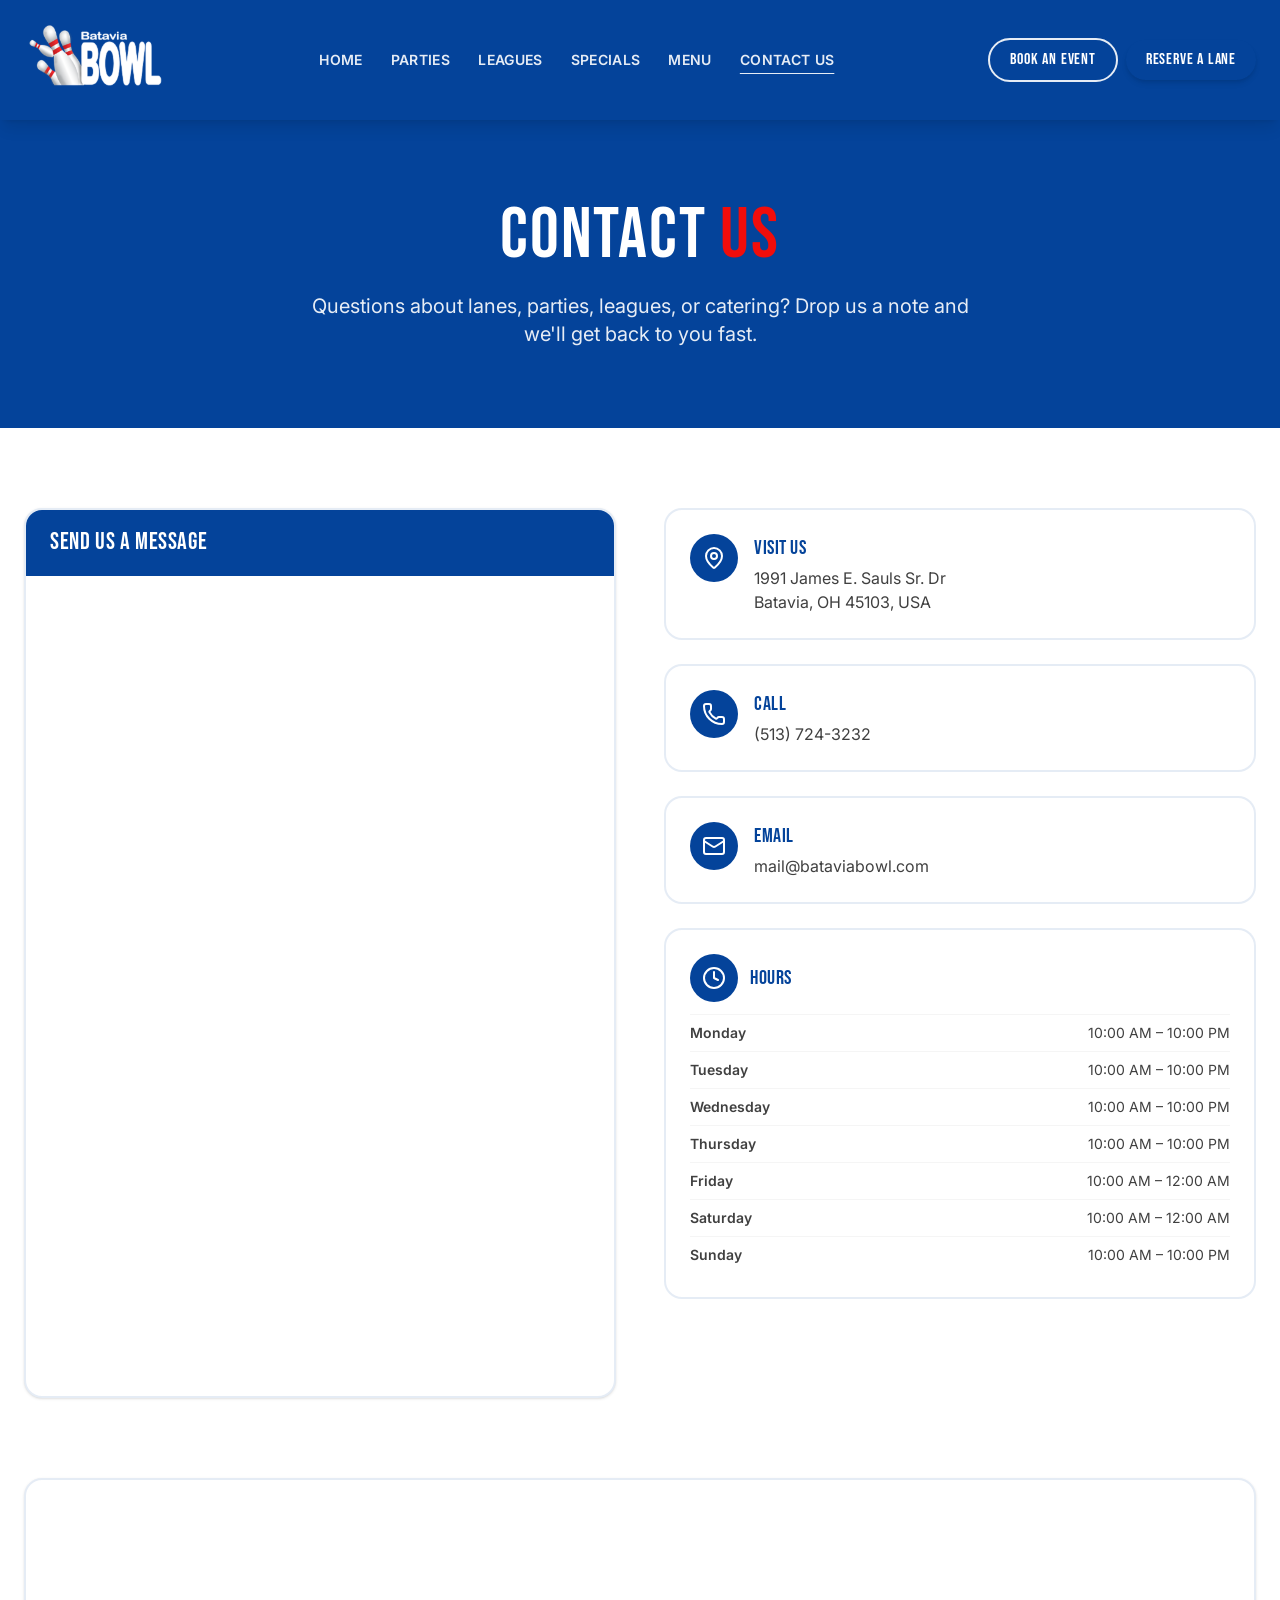
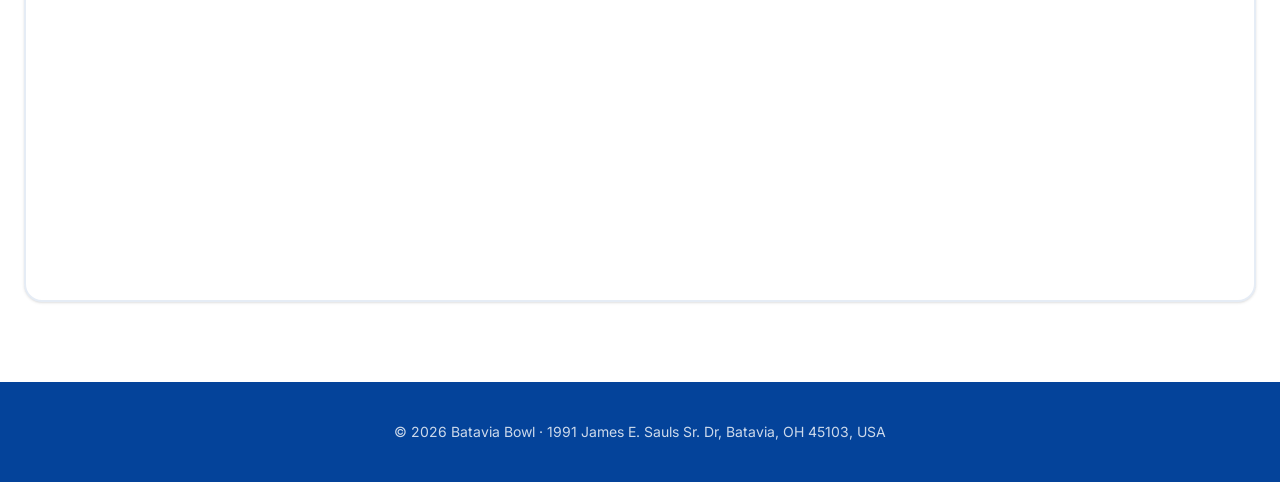
<file: contact/index.html>
<!DOCTYPE html><html lang="en"><head><meta charSet="utf-8"/><meta name="viewport" content="width=device-width, initial-scale=1"/><link rel="preload" as="image" href="../images/batavia-logo.png"/><link rel="stylesheet" href="../assets/styles-CIpxWk8M.css" data-precedence="default"/><link rel="stylesheet" href="https://fonts.googleapis.com/css2?family=Bebas+Neue&amp;family=Inter:wght@400;500;600;700;800&amp;display=swap" data-precedence="default"/><title>Contact Us — Batavia Bowl</title><meta name="author" content="Batavia Bowl"/><meta property="og:type" content="website"/><meta name="twitter:card" content="summary_large_image"/><meta name="twitter:title" content="Batavia Bowl — 16 Lanes, Parties &amp; Leagues in Batavia, OH"/><meta name="twitter:description" content="Family-owned bowling in Batavia, OH. Reserve a lane, book a birthday party, join a league, or grab a burger and a cold one at the grill."/><meta property="og:image" content="https://bataviabowl.com/images/hero-lanes.png"/><meta name="twitter:image" content="https://bataviabowl.com/images/hero-lanes.png"/><meta name="description" content="Get in touch with Batavia Bowl. Call (513) 724-3232 or send us a message. 1991 James E. Sauls Sr. Dr, Batavia, OH 45103."/><meta property="og:title" content="Contact Batavia Bowl"/><meta property="og:description" content="Questions about lanes, parties, leagues, or catering? We&#x27;re here to help."/><link rel="icon" href="../favicon.ico" type="image/x-icon"/><link rel="preconnect" href="https://fonts.googleapis.com"/><link rel="preconnect" href="https://fonts.gstatic.com" crossorigin="anonymous"/>

</head><body><!--$--><div class="min-h-screen bg-white font-sans text-neutral-900"><header class="sticky top-0 z-40 bg-[#04439A] text-white shadow-lg"><div class="mx-auto flex max-w-7xl items-center justify-between gap-4 px-4 py-3 md:px-6"><a href="../" class="flex items-center"><img src="../images/batavia-logo.png" alt="Batavia Bowl logo" class="h-20 w-auto object-contain md:h-24"/></a><nav class="hidden items-center gap-7 lg:flex"><a href="../" class="text-sm font-semibold uppercase tracking-wide text-white/90 transition hover:text-white">Home</a><a href="../parties/" class="text-sm font-semibold uppercase tracking-wide text-white/90 transition hover:text-white">Parties</a><a href="../leagues/" class="text-sm font-semibold uppercase tracking-wide text-white/90 transition hover:text-white">Leagues</a><a href="../specials/" class="text-sm font-semibold uppercase tracking-wide text-white/90 transition hover:text-white">Specials</a><a href="../menu/" class="text-sm font-semibold uppercase tracking-wide text-white/90 transition hover:text-white">Menu</a><a class="text-sm font-semibold uppercase tracking-wide text-white/90 transition hover:text-white text-white underline underline-offset-8" href="../contact/" data-status="active" aria-current="page">Contact Us</a></nav><div class="hidden items-center gap-2 md:flex"><a href="https://api.leadconnectorhq.com/widget/form/eSursZNUZyg93Iup5MTq/?utm_campaign=bb_parties_campaign&amp;utm_source=Facebook+Ads&amp;utm_medium=Ads&amp;utm_content=book_your_party_here" target="_blank" rel="noreferrer" class="rounded-full border-2 border-white/90 px-4 py-2 font-display text-sm tracking-wider text-white transition hover:bg-white hover:text-[#04439A] lg:px-5 lg:text-base">Book an Event</a><a href="https://www.bowlnow.com/places/dK0dpq3gt28Mn5Jg6MRx/products" target="_blank" rel="noreferrer" class="rounded-full bg-[#16A34A] px-4 py-2 font-display text-sm tracking-wider text-white shadow-md shadow-[#16A34A]/30 transition hover:brightness-110 lg:px-5 lg:text-base">Reserve a Lane</a></div></div></header><section class="bg-[#04439A] text-white"><div class="mx-auto max-w-7xl px-4 py-14 text-center md:px-6 md:py-20"><h1 class="font-display text-5xl leading-none tracking-wide md:text-7xl">Contact <span class="text-[#F10D0B]">Us</span></h1><p class="mx-auto mt-5 max-w-2xl text-lg text-white/90 md:text-xl">Questions about lanes, parties, leagues, or catering? Drop us a note and we&#x27;ll get back to you fast.</p></div></section><section class="mx-auto grid max-w-7xl gap-12 px-4 py-16 md:grid-cols-2 md:px-6 md:py-20"><div class="overflow-hidden rounded-2xl border-2 border-[#04439A]/10 bg-white shadow-sm"><div class="border-b-2 border-[#04439A]/10 bg-[#04439A] px-6 py-4"><h2 class="font-display text-2xl tracking-wide text-white">Send Us a Message</h2></div><iframe src="https://api.leadconnectorhq.com/widget/form/6wWkNdqwmMhOfTpDUmdR" title="Batavia Bowl Contact Form" class="h-[820px] w-full" style="border:none"></iframe></div><div class="space-y-6"><div class="flex gap-4 rounded-2xl border-2 border-[#04439A]/10 bg-white p-6 transition hover:border-[#04439A]/40 hover:shadow-md"><div class="flex h-12 w-12 flex-shrink-0 items-center justify-center rounded-full bg-[#04439A] text-white"><svg xmlns="http://www.w3.org/2000/svg" width="24" height="24" viewBox="0 0 24 24" fill="none" stroke="currentColor" stroke-width="2" stroke-linecap="round" stroke-linejoin="round" class="lucide lucide-map-pin h-6 w-6" aria-hidden="true"><path d="M20 10c0 4.993-5.539 10.193-7.399 11.799a1 1 0 0 1-1.202 0C9.539 20.193 4 14.993 4 10a8 8 0 0 1 16 0"></path><circle cx="12" cy="10" r="3"></circle></svg></div><div><h3 class="font-display text-xl tracking-wide text-[#04439A]">Visit Us</h3><div class="mt-1 text-neutral-700"><p>1991 James E. Sauls Sr. Dr</p><p>Batavia, OH 45103, USA</p></div></div></div><a href="tel:5137243232" class="block"><div class="flex gap-4 rounded-2xl border-2 border-[#04439A]/10 bg-white p-6 transition hover:border-[#04439A]/40 hover:shadow-md"><div class="flex h-12 w-12 flex-shrink-0 items-center justify-center rounded-full bg-[#04439A] text-white"><svg xmlns="http://www.w3.org/2000/svg" width="24" height="24" viewBox="0 0 24 24" fill="none" stroke="currentColor" stroke-width="2" stroke-linecap="round" stroke-linejoin="round" class="lucide lucide-phone h-6 w-6" aria-hidden="true"><path d="M13.832 16.568a1 1 0 0 0 1.213-.303l.355-.465A2 2 0 0 1 17 15h3a2 2 0 0 1 2 2v3a2 2 0 0 1-2 2A18 18 0 0 1 2 4a2 2 0 0 1 2-2h3a2 2 0 0 1 2 2v3a2 2 0 0 1-.8 1.6l-.468.351a1 1 0 0 0-.292 1.233 14 14 0 0 0 6.392 6.384"></path></svg></div><div><h3 class="font-display text-xl tracking-wide text-[#04439A]">Call</h3><div class="mt-1 text-neutral-700"><p>(513) 724-3232</p></div></div></div></a><a href="mailto:mail@bataviabowl.com" class="block"><div class="flex gap-4 rounded-2xl border-2 border-[#04439A]/10 bg-white p-6 transition hover:border-[#04439A]/40 hover:shadow-md"><div class="flex h-12 w-12 flex-shrink-0 items-center justify-center rounded-full bg-[#04439A] text-white"><svg xmlns="http://www.w3.org/2000/svg" width="24" height="24" viewBox="0 0 24 24" fill="none" stroke="currentColor" stroke-width="2" stroke-linecap="round" stroke-linejoin="round" class="lucide lucide-mail h-6 w-6" aria-hidden="true"><path d="m22 7-8.991 5.727a2 2 0 0 1-2.009 0L2 7"></path><rect x="2" y="4" width="20" height="16" rx="2"></rect></svg></div><div><h3 class="font-display text-xl tracking-wide text-[#04439A]">Email</h3><div class="mt-1 text-neutral-700"><p>mail@bataviabowl.com</p></div></div></div></a><div class="rounded-2xl border-2 border-[#04439A]/10 bg-white p-6"><div class="mb-3 flex items-center gap-3"><div class="flex h-12 w-12 items-center justify-center rounded-full bg-[#04439A] text-white"><svg xmlns="http://www.w3.org/2000/svg" width="24" height="24" viewBox="0 0 24 24" fill="none" stroke="currentColor" stroke-width="2" stroke-linecap="round" stroke-linejoin="round" class="lucide lucide-clock h-6 w-6" aria-hidden="true"><circle cx="12" cy="12" r="10"></circle><path d="M12 6v6l4 2"></path></svg></div><h3 class="font-display text-xl tracking-wide text-[#04439A]">Hours</h3></div><table class="w-full text-sm text-neutral-700"><tbody><tr class="border-t border-neutral-100"><td class="py-2 font-semibold">Monday</td><td class="py-2 text-right">10:00 AM – 10:00 PM</td></tr><tr class="border-t border-neutral-100"><td class="py-2 font-semibold">Tuesday</td><td class="py-2 text-right">10:00 AM – 10:00 PM</td></tr><tr class="border-t border-neutral-100"><td class="py-2 font-semibold">Wednesday</td><td class="py-2 text-right">10:00 AM – 10:00 PM</td></tr><tr class="border-t border-neutral-100"><td class="py-2 font-semibold">Thursday</td><td class="py-2 text-right">10:00 AM – 10:00 PM</td></tr><tr class="border-t border-neutral-100"><td class="py-2 font-semibold">Friday</td><td class="py-2 text-right">10:00 AM – 12:00 AM</td></tr><tr class="border-t border-neutral-100"><td class="py-2 font-semibold">Saturday</td><td class="py-2 text-right">10:00 AM – 12:00 AM</td></tr><tr class="border-t border-neutral-100"><td class="py-2 font-semibold">Sunday</td><td class="py-2 text-right">10:00 AM – 10:00 PM</td></tr></tbody></table></div></div></section><section class="mx-auto max-w-7xl px-4 pb-16 md:px-6 md:pb-20"><div class="overflow-hidden rounded-2xl border-2 border-[#04439A]/10 shadow-sm"><iframe src="https://www.google.com/maps?q=1991+James+E.+Sauls+Sr.+Dr,+Batavia,+OH+45103&amp;output=embed" title="Batavia Bowl location map" class="h-[420px] w-full" style="border:none" loading="lazy"></iframe></div></section><footer class="bg-[#04439A] py-10 text-center text-sm text-white/80">© <!-- -->2026<!-- --> Batavia Bowl · 1991 James E. Sauls Sr. Dr, Batavia, OH 45103, USA</footer></div><!--/$--><section aria-label="Notifications alt+T" tabindex="-1" aria-live="polite" aria-relevant="additions text" aria-atomic="false"></section>


</body></html>
</file>
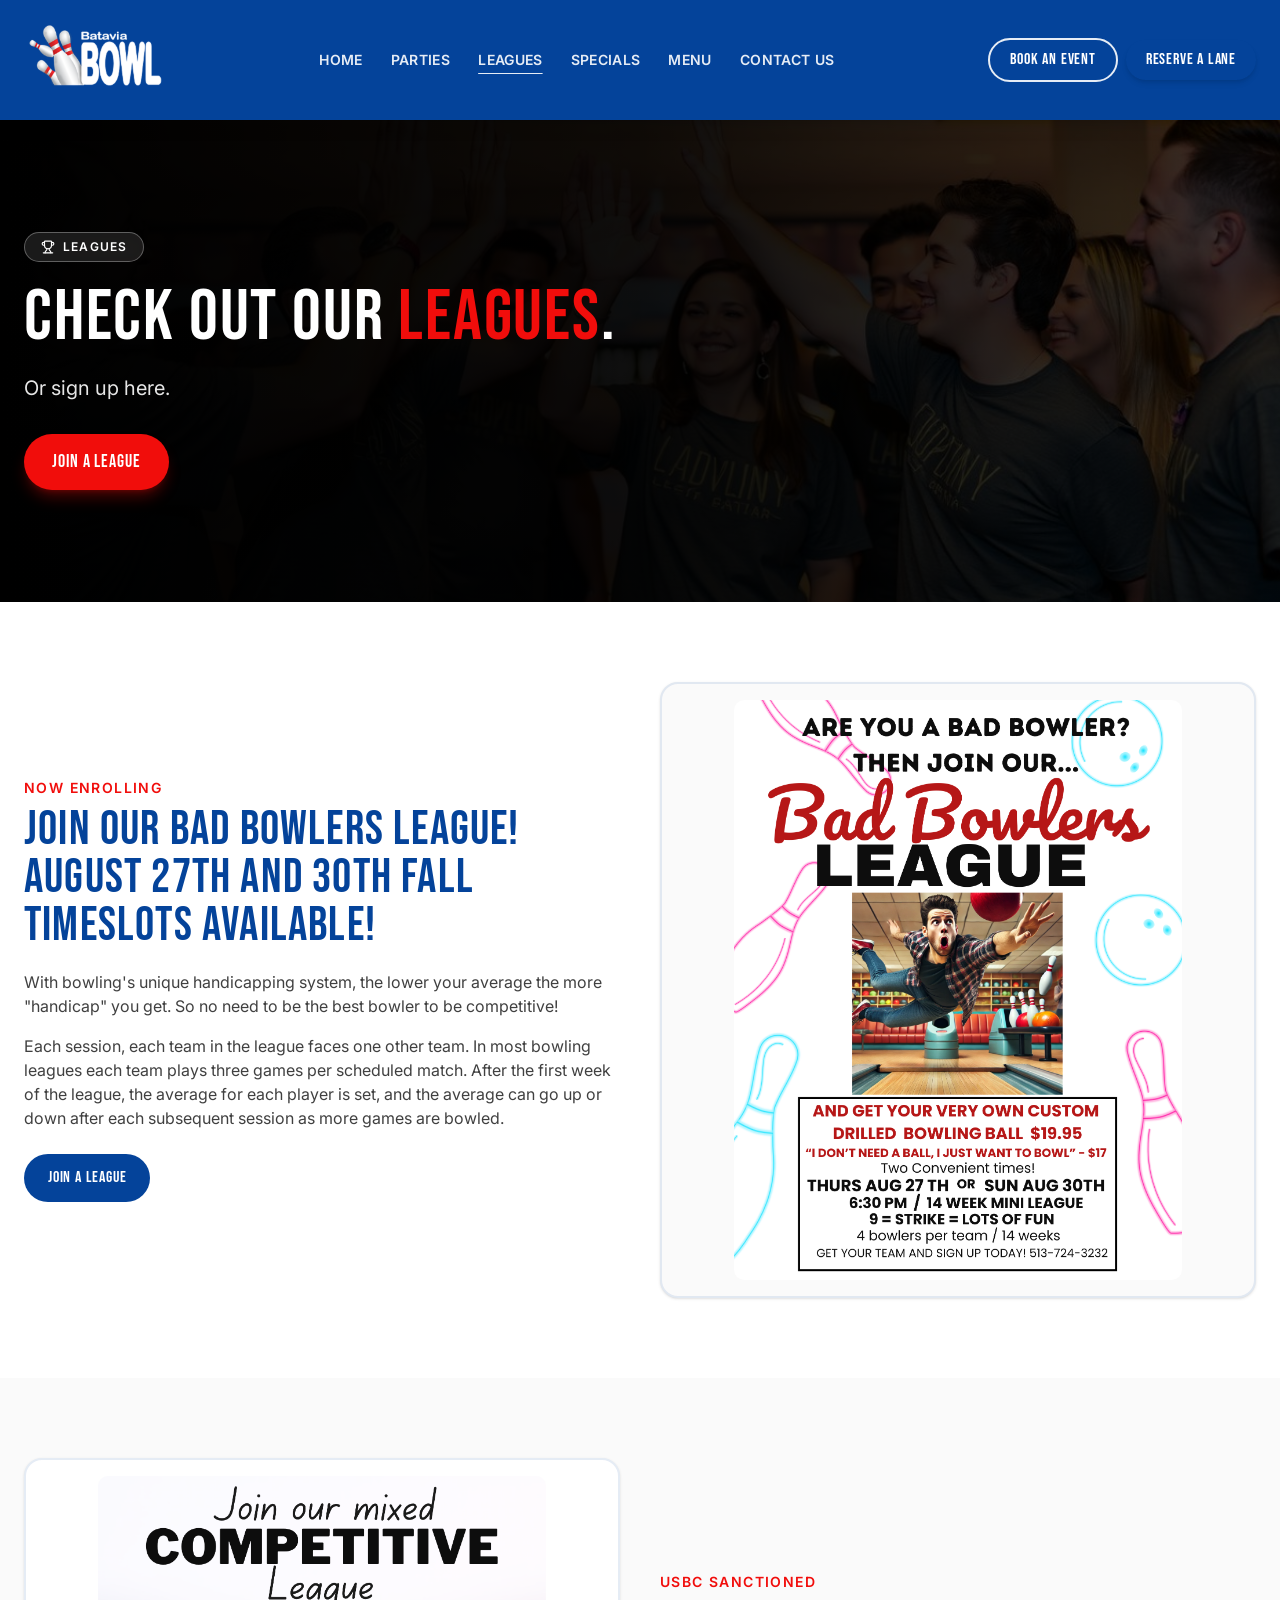
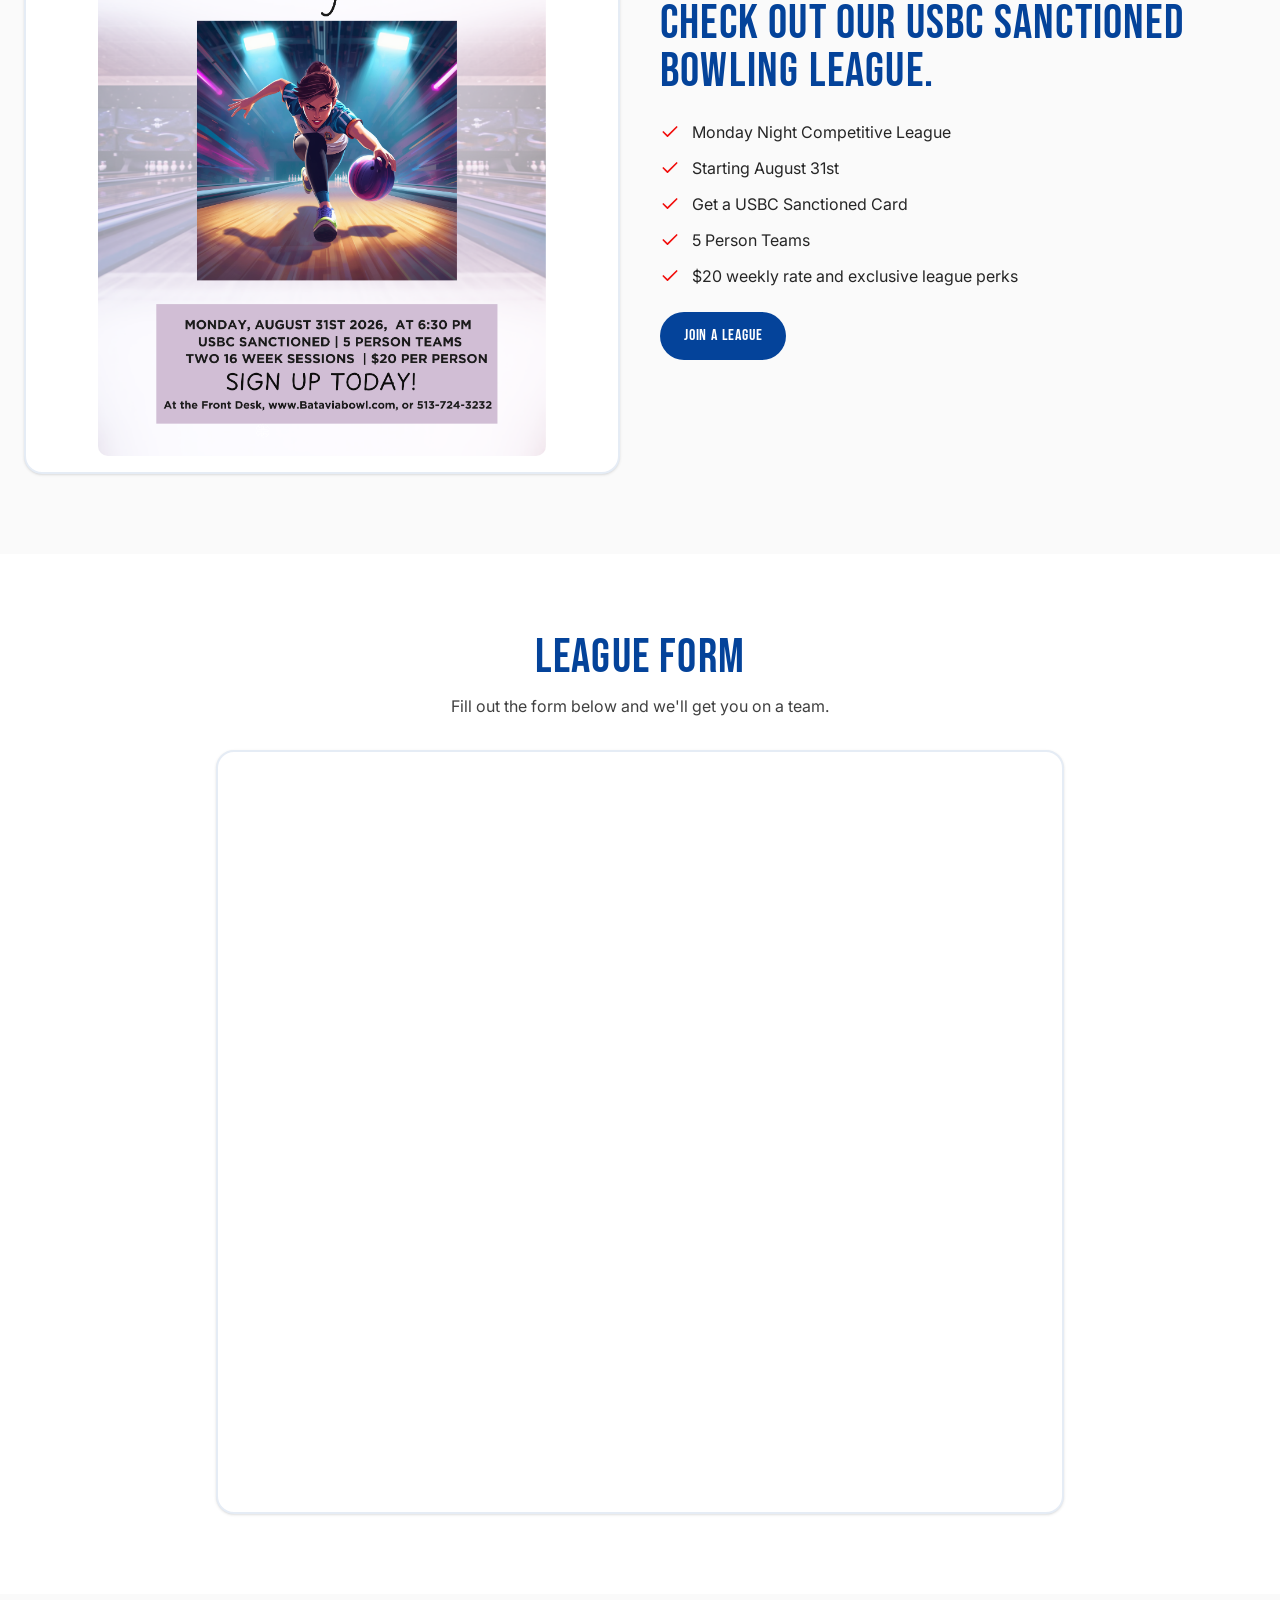
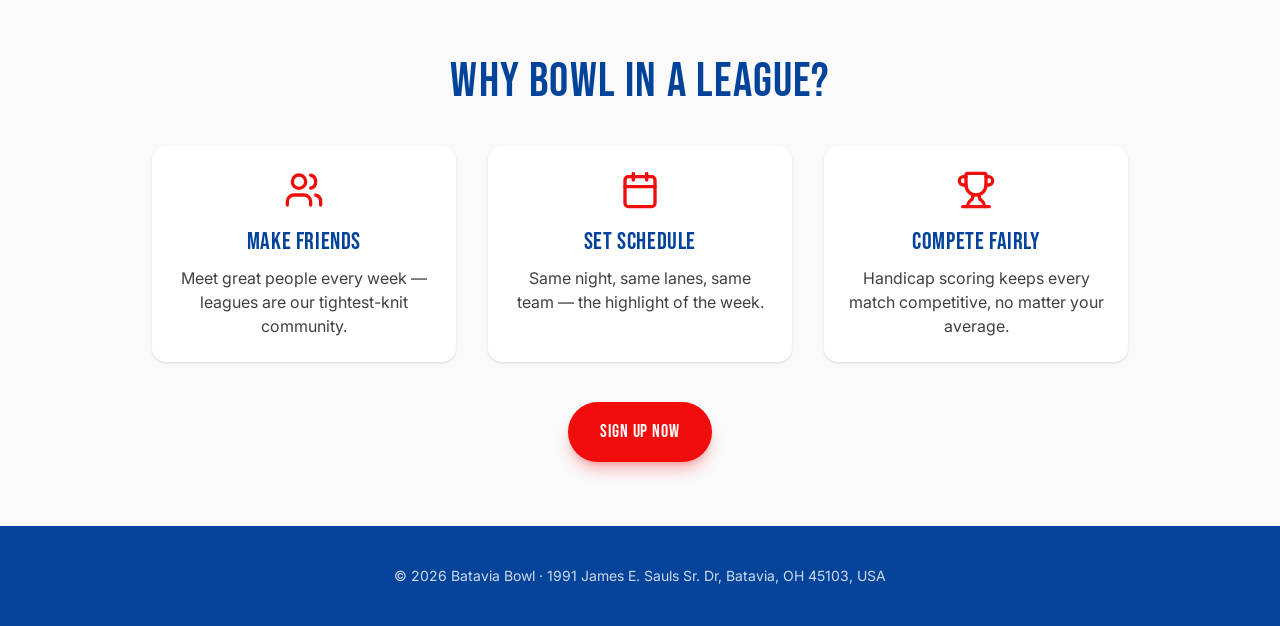
<file: leagues/index.html>
<!DOCTYPE html><html lang="en"><head><meta charSet="utf-8"/><meta name="viewport" content="width=device-width, initial-scale=1"/><link rel="preload" as="image" href="../images/batavia-logo.png"/><link rel="preload" as="image" href="../assets/league-team-BLx3RUnw.jpg"/><link rel="stylesheet" href="../assets/styles-CIpxWk8M.css" data-precedence="default"/><link rel="stylesheet" href="https://fonts.googleapis.com/css2?family=Bebas+Neue&amp;family=Inter:wght@400;500;600;700;800&amp;display=swap" data-precedence="default"/><title>Bowling Leagues in Batavia, OH — Batavia Bowl</title><meta name="author" content="Batavia Bowl"/><meta property="og:type" content="website"/><meta name="twitter:card" content="summary_large_image"/><meta name="twitter:title" content="Batavia Bowl — 16 Lanes, Parties &amp; Leagues in Batavia, OH"/><meta name="twitter:description" content="Family-owned bowling in Batavia, OH. Reserve a lane, book a birthday party, join a league, or grab a burger and a cold one at the grill."/><meta property="og:image" content="https://bataviabowl.com/images/hero-lanes.png"/><meta name="twitter:image" content="https://bataviabowl.com/images/hero-lanes.png"/><meta name="description" content="Join a bowling league at Batavia Bowl. Bad Bowlers League and USBC-sanctioned Monday Night Competitive League. All skill levels welcome."/><meta property="og:title" content="Bowling Leagues at Batavia Bowl"/><meta property="og:description" content="Handicapped leagues for every skill level. Sign up for fall timeslots today."/><link rel="icon" href="../favicon.ico" type="image/x-icon"/><link rel="preconnect" href="https://fonts.googleapis.com"/><link rel="preconnect" href="https://fonts.gstatic.com" crossorigin="anonymous"/>

</head><body><!--$--><div class="min-h-screen bg-white font-sans text-neutral-900"><header class="sticky top-0 z-40 bg-[#04439A] text-white shadow-lg"><div class="mx-auto flex max-w-7xl items-center justify-between gap-4 px-4 py-3 md:px-6"><a href="../" class="flex items-center"><img src="../images/batavia-logo.png" alt="Batavia Bowl logo" class="h-20 w-auto object-contain md:h-24"/></a><nav class="hidden items-center gap-7 lg:flex"><a href="../" class="text-sm font-semibold uppercase tracking-wide text-white/90 transition hover:text-white">Home</a><a href="../parties/" class="text-sm font-semibold uppercase tracking-wide text-white/90 transition hover:text-white">Parties</a><a class="text-sm font-semibold uppercase tracking-wide text-white/90 transition hover:text-white text-white underline underline-offset-8" href="../leagues/" data-status="active" aria-current="page">Leagues</a><a href="../specials/" class="text-sm font-semibold uppercase tracking-wide text-white/90 transition hover:text-white">Specials</a><a href="../menu/" class="text-sm font-semibold uppercase tracking-wide text-white/90 transition hover:text-white">Menu</a><a href="../contact/" class="text-sm font-semibold uppercase tracking-wide text-white/90 transition hover:text-white">Contact Us</a></nav><div class="hidden items-center gap-2 md:flex"><a href="https://api.leadconnectorhq.com/widget/form/eSursZNUZyg93Iup5MTq/?utm_campaign=bb_parties_campaign&amp;utm_source=Facebook+Ads&amp;utm_medium=Ads&amp;utm_content=book_your_party_here" target="_blank" rel="noreferrer" class="rounded-full border-2 border-white/90 px-4 py-2 font-display text-sm tracking-wider text-white transition hover:bg-white hover:text-[#04439A] lg:px-5 lg:text-base">Book an Event</a><a href="https://www.bowlnow.com/places/dK0dpq3gt28Mn5Jg6MRx/products" target="_blank" rel="noreferrer" class="rounded-full bg-[#16A34A] px-4 py-2 font-display text-sm tracking-wider text-white shadow-md shadow-[#16A34A]/30 transition hover:brightness-110 lg:px-5 lg:text-base">Reserve a Lane</a></div></div></header><section class="relative overflow-hidden bg-black"><div class="absolute inset-0"><img src="../assets/league-team-BLx3RUnw.jpg" alt="Bowling league team at Batavia Bowl" class="h-full w-full object-cover opacity-40"/><div class="absolute inset-0 bg-gradient-to-r from-black via-black/85 to-black/40"></div></div><div class="relative mx-auto max-w-7xl px-4 py-20 md:px-6 md:py-28"><div class="max-w-2xl text-white"><div class="mb-5 inline-flex items-center gap-2 rounded-full border border-white/30 bg-white/10 px-4 py-1.5 text-xs font-semibold uppercase tracking-widest backdrop-blur"><svg xmlns="http://www.w3.org/2000/svg" width="24" height="24" viewBox="0 0 24 24" fill="none" stroke="currentColor" stroke-width="2" stroke-linecap="round" stroke-linejoin="round" class="lucide lucide-trophy h-3.5 w-3.5" aria-hidden="true"><path d="M10 14.66v1.626a2 2 0 0 1-.976 1.696A5 5 0 0 0 7 21.978"></path><path d="M14 14.66v1.626a2 2 0 0 0 .976 1.696A5 5 0 0 1 17 21.978"></path><path d="M18 9h1.5a1 1 0 0 0 0-5H18"></path><path d="M4 22h16"></path><path d="M6 9a6 6 0 0 0 12 0V3a1 1 0 0 0-1-1H7a1 1 0 0 0-1 1z"></path><path d="M6 9H4.5a1 1 0 0 1 0-5H6"></path></svg>Leagues</div><h1 class="font-display text-5xl leading-none tracking-wide md:text-7xl">Check out our <span class="text-[#F10D0B]">leagues</span>.</h1><p class="mt-5 max-w-xl text-lg text-white/90 md:text-xl">Or sign up here.</p><a href="https://api.leadconnectorhq.com/widget/form/Qg23sROmdxQXjrj5qXR5" target="_blank" rel="noreferrer" class="mt-8 inline-flex items-center gap-2 rounded-full bg-[#F10D0B] px-7 py-3.5 font-display text-lg tracking-wider text-white shadow-lg shadow-[#F10D0B]/30 transition hover:brightness-110">Join a League</a></div></div></section><section class="mx-auto max-w-7xl px-4 py-16 md:px-6 md:py-20"><div class="grid items-center gap-10 md:grid-cols-2"><div><p class="text-sm font-semibold uppercase tracking-widest text-[#F10D0B]">Now Enrolling</p><h2 class="mt-2 font-display text-4xl tracking-wide text-[#04439A] md:text-5xl">Join our Bad Bowlers League! August 27th and 30th Fall Timeslots Available!</h2><div class="mt-5 space-y-4 text-neutral-700"><p>With bowling&#x27;s unique handicapping system, the lower your average the more &quot;handicap&quot; you get. So no need to be the best bowler to be competitive!</p><p>Each session, each team in the league faces one other team. In most bowling leagues each team plays three games per scheduled match. After the first week of the league, the average for each player is set, and the average can go up or down after each subsequent session as more games are bowled.</p></div><a href="https://api.leadconnectorhq.com/widget/form/Qg23sROmdxQXjrj5qXR5" target="_blank" rel="noreferrer" class="mt-6 inline-flex items-center gap-2 rounded-full bg-[#04439A] px-6 py-3 font-display text-base tracking-wider text-white transition hover:brightness-110">Join a League</a></div><div class="rounded-2xl border-2 border-[#04439A]/10 bg-neutral-50 p-4 shadow-sm"><img src="../images/bad-bowlers-flyer.png" alt="Batavia Bowl Bad Bowlers League flyer" class="mx-auto w-full max-w-md rounded-lg" loading="lazy"/></div></div></section><section class="bg-neutral-50 py-16 md:py-20"><div class="mx-auto grid max-w-7xl items-center gap-10 px-4 md:grid-cols-2 md:px-6"><div class="order-2 rounded-2xl border-2 border-[#04439A]/10 bg-white p-4 shadow-sm md:order-1"><img src="../images/competitive-league-flyer.png" alt="Batavia Bowl Monday Night Competitive League flyer" class="mx-auto w-full max-w-md rounded-lg" loading="lazy"/></div><div class="order-1 md:order-2"><p class="text-sm font-semibold uppercase tracking-widest text-[#F10D0B]">USBC Sanctioned</p><h2 class="mt-2 font-display text-4xl tracking-wide text-[#04439A] md:text-5xl">Check Out Our USBC Sanctioned Bowling League.</h2><ul class="mt-6 space-y-3"><li class="flex items-start gap-3"><svg xmlns="http://www.w3.org/2000/svg" width="24" height="24" viewBox="0 0 24 24" fill="none" stroke="currentColor" stroke-width="2" stroke-linecap="round" stroke-linejoin="round" class="lucide lucide-check mt-0.5 h-5 w-5 flex-shrink-0 text-[#F10D0B]" aria-hidden="true"><path d="M20 6 9 17l-5-5"></path></svg><span class="text-neutral-800">Monday Night Competitive League</span></li><li class="flex items-start gap-3"><svg xmlns="http://www.w3.org/2000/svg" width="24" height="24" viewBox="0 0 24 24" fill="none" stroke="currentColor" stroke-width="2" stroke-linecap="round" stroke-linejoin="round" class="lucide lucide-check mt-0.5 h-5 w-5 flex-shrink-0 text-[#F10D0B]" aria-hidden="true"><path d="M20 6 9 17l-5-5"></path></svg><span class="text-neutral-800">Starting August 31st</span></li><li class="flex items-start gap-3"><svg xmlns="http://www.w3.org/2000/svg" width="24" height="24" viewBox="0 0 24 24" fill="none" stroke="currentColor" stroke-width="2" stroke-linecap="round" stroke-linejoin="round" class="lucide lucide-check mt-0.5 h-5 w-5 flex-shrink-0 text-[#F10D0B]" aria-hidden="true"><path d="M20 6 9 17l-5-5"></path></svg><span class="text-neutral-800">Get a USBC Sanctioned Card</span></li><li class="flex items-start gap-3"><svg xmlns="http://www.w3.org/2000/svg" width="24" height="24" viewBox="0 0 24 24" fill="none" stroke="currentColor" stroke-width="2" stroke-linecap="round" stroke-linejoin="round" class="lucide lucide-check mt-0.5 h-5 w-5 flex-shrink-0 text-[#F10D0B]" aria-hidden="true"><path d="M20 6 9 17l-5-5"></path></svg><span class="text-neutral-800">5 Person Teams</span></li><li class="flex items-start gap-3"><svg xmlns="http://www.w3.org/2000/svg" width="24" height="24" viewBox="0 0 24 24" fill="none" stroke="currentColor" stroke-width="2" stroke-linecap="round" stroke-linejoin="round" class="lucide lucide-check mt-0.5 h-5 w-5 flex-shrink-0 text-[#F10D0B]" aria-hidden="true"><path d="M20 6 9 17l-5-5"></path></svg><span class="text-neutral-800">$20 weekly rate and exclusive league perks</span></li></ul><a href="https://api.leadconnectorhq.com/widget/form/Qg23sROmdxQXjrj5qXR5" target="_blank" rel="noreferrer" class="mt-6 inline-flex items-center gap-2 rounded-full bg-[#04439A] px-6 py-3 font-display text-base tracking-wider text-white transition hover:brightness-110">Join a League</a></div></div></section><section id="league-form" class="mx-auto max-w-4xl px-4 py-16 md:px-6 md:py-20"><div class="mb-8 text-center"><h2 class="font-display text-4xl tracking-wide text-[#04439A] md:text-5xl">League Form</h2><p class="mt-3 text-neutral-700">Fill out the form below and we&#x27;ll get you on a team.</p></div><div class="overflow-hidden rounded-2xl border-2 border-[#04439A]/10 bg-white shadow-sm"><iframe src="https://api.leadconnectorhq.com/widget/form/Qg23sROmdxQXjrj5qXR5" title="League Form" class="h-[760px] w-full" loading="lazy"></iframe></div></section><section class="bg-neutral-50 py-16"><div class="mx-auto max-w-5xl px-4 text-center md:px-6"><h2 class="font-display text-4xl tracking-wide text-[#04439A] md:text-5xl">Why Bowl in a League?</h2><div class="mt-10 grid gap-8 md:grid-cols-3"><div class="rounded-xl bg-white p-6 shadow-sm"><svg xmlns="http://www.w3.org/2000/svg" width="24" height="24" viewBox="0 0 24 24" fill="none" stroke="currentColor" stroke-width="2" stroke-linecap="round" stroke-linejoin="round" class="lucide lucide-users mx-auto h-10 w-10 text-[#F10D0B]" aria-hidden="true"><path d="M16 21v-2a4 4 0 0 0-4-4H6a4 4 0 0 0-4 4v2"></path><path d="M16 3.128a4 4 0 0 1 0 7.744"></path><path d="M22 21v-2a4 4 0 0 0-3-3.87"></path><circle cx="9" cy="7" r="4"></circle></svg><h3 class="mt-4 font-display text-2xl tracking-wide text-[#04439A]">Make Friends</h3><p class="mt-2 text-neutral-700">Meet great people every week — leagues are our tightest-knit community.</p></div><div class="rounded-xl bg-white p-6 shadow-sm"><svg xmlns="http://www.w3.org/2000/svg" width="24" height="24" viewBox="0 0 24 24" fill="none" stroke="currentColor" stroke-width="2" stroke-linecap="round" stroke-linejoin="round" class="lucide lucide-calendar mx-auto h-10 w-10 text-[#F10D0B]" aria-hidden="true"><path d="M8 2v4"></path><path d="M16 2v4"></path><rect width="18" height="18" x="3" y="4" rx="2"></rect><path d="M3 10h18"></path></svg><h3 class="mt-4 font-display text-2xl tracking-wide text-[#04439A]">Set Schedule</h3><p class="mt-2 text-neutral-700">Same night, same lanes, same team — the highlight of the week.</p></div><div class="rounded-xl bg-white p-6 shadow-sm"><svg xmlns="http://www.w3.org/2000/svg" width="24" height="24" viewBox="0 0 24 24" fill="none" stroke="currentColor" stroke-width="2" stroke-linecap="round" stroke-linejoin="round" class="lucide lucide-trophy mx-auto h-10 w-10 text-[#F10D0B]" aria-hidden="true"><path d="M10 14.66v1.626a2 2 0 0 1-.976 1.696A5 5 0 0 0 7 21.978"></path><path d="M14 14.66v1.626a2 2 0 0 0 .976 1.696A5 5 0 0 1 17 21.978"></path><path d="M18 9h1.5a1 1 0 0 0 0-5H18"></path><path d="M4 22h16"></path><path d="M6 9a6 6 0 0 0 12 0V3a1 1 0 0 0-1-1H7a1 1 0 0 0-1 1z"></path><path d="M6 9H4.5a1 1 0 0 1 0-5H6"></path></svg><h3 class="mt-4 font-display text-2xl tracking-wide text-[#04439A]">Compete Fairly</h3><p class="mt-2 text-neutral-700">Handicap scoring keeps every match competitive, no matter your average.</p></div></div><a href="https://api.leadconnectorhq.com/widget/form/Qg23sROmdxQXjrj5qXR5" target="_blank" rel="noreferrer" class="mt-10 inline-flex items-center gap-2 rounded-full bg-[#F10D0B] px-8 py-4 font-display text-lg tracking-wider text-white shadow-lg shadow-[#F10D0B]/30 transition hover:brightness-110">Sign Up Now</a></div></section><footer class="bg-[#04439A] py-10 text-center text-sm text-white/80">© <!-- -->2026<!-- --> Batavia Bowl · 1991 James E. Sauls Sr. Dr, Batavia, OH 45103, USA</footer></div><!--/$--><section aria-label="Notifications alt+T" tabindex="-1" aria-live="polite" aria-relevant="additions text" aria-atomic="false"></section>


</body></html>
</file>
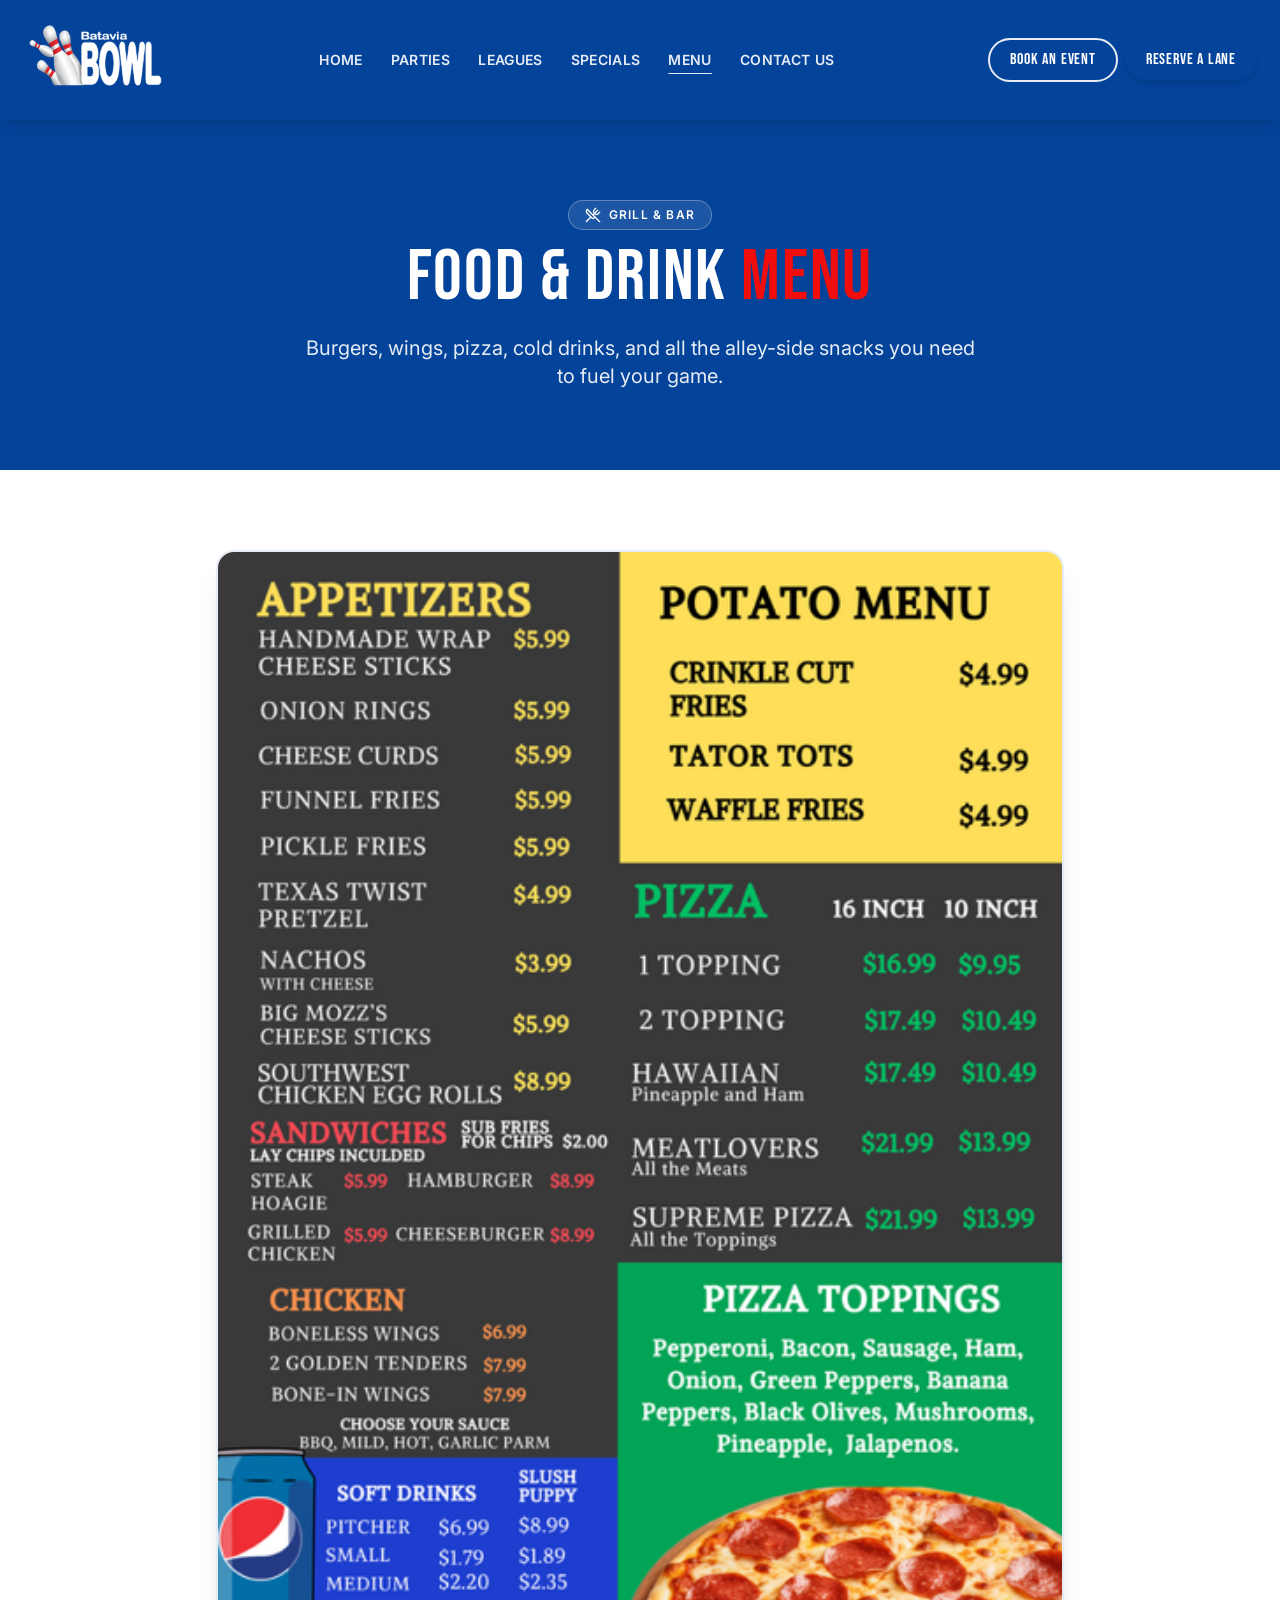
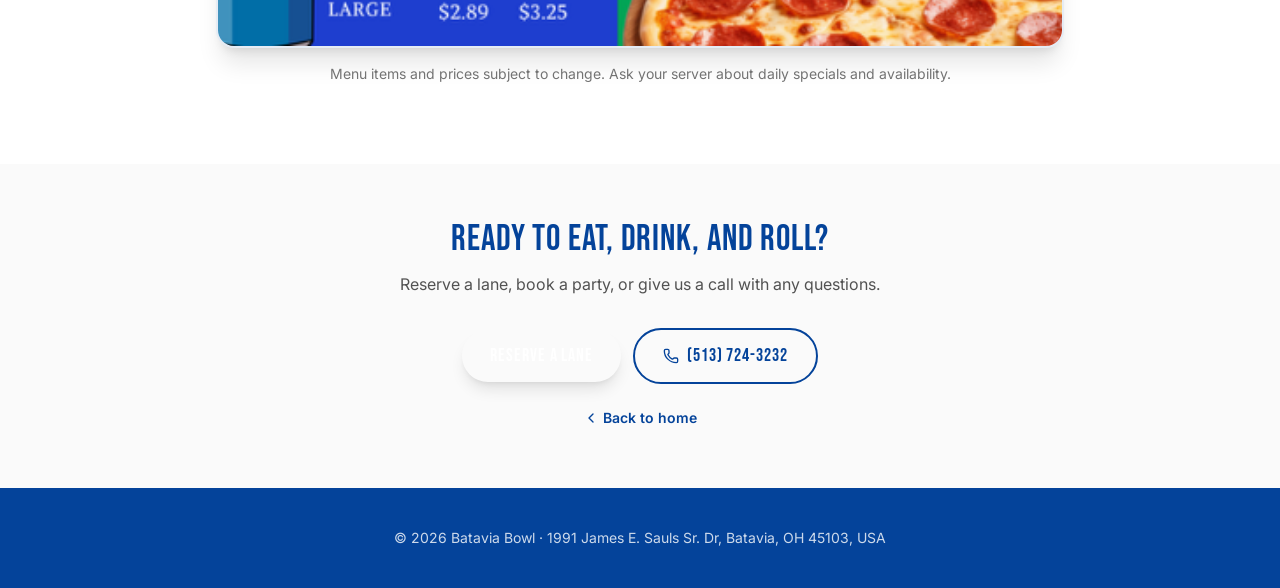
<file: menu/index.html>
<!DOCTYPE html><html lang="en"><head><meta charSet="utf-8"/><meta name="viewport" content="width=device-width, initial-scale=1"/><link rel="preload" as="image" href="../images/batavia-logo.png"/><link rel="preload" as="image" href="../images/food-menu.png"/><link rel="stylesheet" href="../assets/styles-CIpxWk8M.css" data-precedence="default"/><link rel="stylesheet" href="https://fonts.googleapis.com/css2?family=Bebas+Neue&amp;family=Inter:wght@400;500;600;700;800&amp;display=swap" data-precedence="default"/><title>Food &amp; Drink Menu — Batavia Bowl</title><meta name="author" content="Batavia Bowl"/><meta property="og:type" content="website"/><meta name="twitter:card" content="summary_large_image"/><meta name="twitter:title" content="Batavia Bowl — 16 Lanes, Parties &amp; Leagues in Batavia, OH"/><meta name="twitter:description" content="Family-owned bowling in Batavia, OH. Reserve a lane, book a birthday party, join a league, or grab a burger and a cold one at the grill."/><meta property="og:image" content="https://bataviabowl.com/images/hero-lanes.png"/><meta name="twitter:image" content="https://bataviabowl.com/images/hero-lanes.png"/><meta name="description" content="Check out the Batavia Bowl grill and bar menu. Appetizers, pizza, sandwiches, chicken, potato favorites, drinks, and more."/><meta property="og:title" content="Food &amp; Drink Menu — Batavia Bowl"/><meta property="og:description" content="Check out the Batavia Bowl grill and bar menu. Appetizers, pizza, sandwiches, chicken, potato favorites, drinks, and more."/><link rel="icon" href="../favicon.ico" type="image/x-icon"/><link rel="preconnect" href="https://fonts.googleapis.com"/><link rel="preconnect" href="https://fonts.gstatic.com" crossorigin="anonymous"/>

</head><body><!--$--><div class="min-h-screen bg-white font-sans text-neutral-900"><header class="sticky top-0 z-40 bg-[#04439A] text-white shadow-lg"><div class="mx-auto flex max-w-7xl items-center justify-between gap-4 px-4 py-3 md:px-6"><a href="../" class="flex items-center"><img src="../images/batavia-logo.png" alt="Batavia Bowl logo" class="h-20 w-auto object-contain md:h-24"/></a><nav class="hidden items-center gap-7 lg:flex"><a href="../" class="text-sm font-semibold uppercase tracking-wide text-white/90 transition hover:text-white">Home</a><a href="../parties/" class="text-sm font-semibold uppercase tracking-wide text-white/90 transition hover:text-white">Parties</a><a href="../leagues/" class="text-sm font-semibold uppercase tracking-wide text-white/90 transition hover:text-white">Leagues</a><a href="../specials/" class="text-sm font-semibold uppercase tracking-wide text-white/90 transition hover:text-white">Specials</a><a class="text-sm font-semibold uppercase tracking-wide text-white/90 transition hover:text-white text-white underline underline-offset-8" href="../menu/" data-status="active" aria-current="page">Menu</a><a href="../contact/" class="text-sm font-semibold uppercase tracking-wide text-white/90 transition hover:text-white">Contact Us</a></nav><div class="hidden items-center gap-2 md:flex"><a href="https://api.leadconnectorhq.com/widget/form/eSursZNUZyg93Iup5MTq/?utm_campaign=bb_parties_campaign&amp;utm_source=Facebook+Ads&amp;utm_medium=Ads&amp;utm_content=book_your_party_here" target="_blank" rel="noreferrer" class="rounded-full border-2 border-white/90 px-4 py-2 font-display text-sm tracking-wider text-white transition hover:bg-white hover:text-[#04439A] lg:px-5 lg:text-base">Book an Event</a><a href="https://www.bowlnow.com/places/dK0dpq3gt28Mn5Jg6MRx/products" target="_blank" rel="noreferrer" class="rounded-full bg-[#16A34A] px-4 py-2 font-display text-sm tracking-wider text-white shadow-md shadow-[#16A34A]/30 transition hover:brightness-110 lg:px-5 lg:text-base">Reserve a Lane</a></div></div></header><section class="bg-[#04439A] text-white"><div class="mx-auto max-w-7xl px-4 py-14 text-center md:px-6 md:py-20"><div class="mb-3 inline-flex items-center gap-2 rounded-full border border-white/30 bg-white/10 px-4 py-1.5 text-xs font-semibold uppercase tracking-widest backdrop-blur"><svg xmlns="http://www.w3.org/2000/svg" width="24" height="24" viewBox="0 0 24 24" fill="none" stroke="currentColor" stroke-width="2" stroke-linecap="round" stroke-linejoin="round" class="lucide lucide-utensils-crossed h-4 w-4" aria-hidden="true"><path d="m16 2-2.3 2.3a3 3 0 0 0 0 4.2l1.8 1.8a3 3 0 0 0 4.2 0L22 8"></path><path d="M15 15 3.3 3.3a4.2 4.2 0 0 0 0 6l7.3 7.3c.7.7 2 .7 2.8 0L15 15Zm0 0 7 7"></path><path d="m2.1 21.8 6.4-6.3"></path><path d="m19 5-7 7"></path></svg>Grill &amp; Bar</div><h1 class="font-display text-5xl leading-none tracking-wide md:text-7xl">Food &amp; Drink <span class="text-[#F10D0B]">Menu</span></h1><p class="mx-auto mt-5 max-w-2xl text-lg text-white/90 md:text-xl">Burgers, wings, pizza, cold drinks, and all the alley-side snacks you need to fuel your game.</p></div></section><section class="mx-auto max-w-4xl px-4 py-12 md:px-6 md:py-20"><div class="overflow-hidden rounded-2xl border-2 border-[#04439A]/10 bg-white shadow-xl"><img src="../images/food-menu.png" alt="Batavia Bowl food and drink menu" width="480" height="622" class="w-full" loading="eager"/></div><p class="mt-4 text-center text-sm text-neutral-500">Menu items and prices subject to change. Ask your server about daily specials and availability.</p></section><section class="bg-neutral-50 py-14"><div class="mx-auto max-w-7xl px-4 text-center md:px-6"><h2 class="font-display text-3xl tracking-wide text-[#04439A] md:text-4xl">Ready to eat, drink, and roll?</h2><p class="mx-auto mt-3 max-w-xl text-neutral-600">Reserve a lane, book a party, or give us a call with any questions.</p><div class="mt-8 flex flex-col items-center justify-center gap-3 sm:flex-row"><a href="https://www.bowlnow.com/places/dK0dpq3gt28Mn5Jg6MRx/products" target="_blank" rel="noreferrer" class="inline-flex items-center gap-2 rounded-full bg-[#16A34A] px-7 py-3 font-display text-lg tracking-wider text-white shadow-lg transition hover:brightness-110">Reserve a Lane</a><a href="tel:5137243232" class="inline-flex items-center gap-2 rounded-full border-2 border-[#04439A] px-7 py-3 font-display text-lg tracking-wider text-[#04439A] transition hover:bg-[#04439A] hover:text-white"><svg xmlns="http://www.w3.org/2000/svg" width="24" height="24" viewBox="0 0 24 24" fill="none" stroke="currentColor" stroke-width="2" stroke-linecap="round" stroke-linejoin="round" class="lucide lucide-phone h-4 w-4" aria-hidden="true"><path d="M13.832 16.568a1 1 0 0 0 1.213-.303l.355-.465A2 2 0 0 1 17 15h3a2 2 0 0 1 2 2v3a2 2 0 0 1-2 2A18 18 0 0 1 2 4a2 2 0 0 1 2-2h3a2 2 0 0 1 2 2v3a2 2 0 0 1-.8 1.6l-.468.351a1 1 0 0 0-.292 1.233 14 14 0 0 0 6.392 6.384"></path></svg>(513) 724-3232</a></div><div class="mt-6"><a href="../" class="inline-flex items-center gap-1 text-sm font-semibold text-[#04439A] hover:underline"><svg xmlns="http://www.w3.org/2000/svg" width="24" height="24" viewBox="0 0 24 24" fill="none" stroke="currentColor" stroke-width="2" stroke-linecap="round" stroke-linejoin="round" class="lucide lucide-chevron-left h-4 w-4" aria-hidden="true"><path d="m15 18-6-6 6-6"></path></svg>Back to home</a></div></div></section><footer class="bg-[#04439A] py-10 text-center text-sm text-white/80">© <!-- -->2026<!-- --> Batavia Bowl · 1991 James E. Sauls Sr. Dr, Batavia, OH 45103, USA</footer></div><!--/$--><section aria-label="Notifications alt+T" tabindex="-1" aria-live="polite" aria-relevant="additions text" aria-atomic="false"></section>


</body></html>
</file>
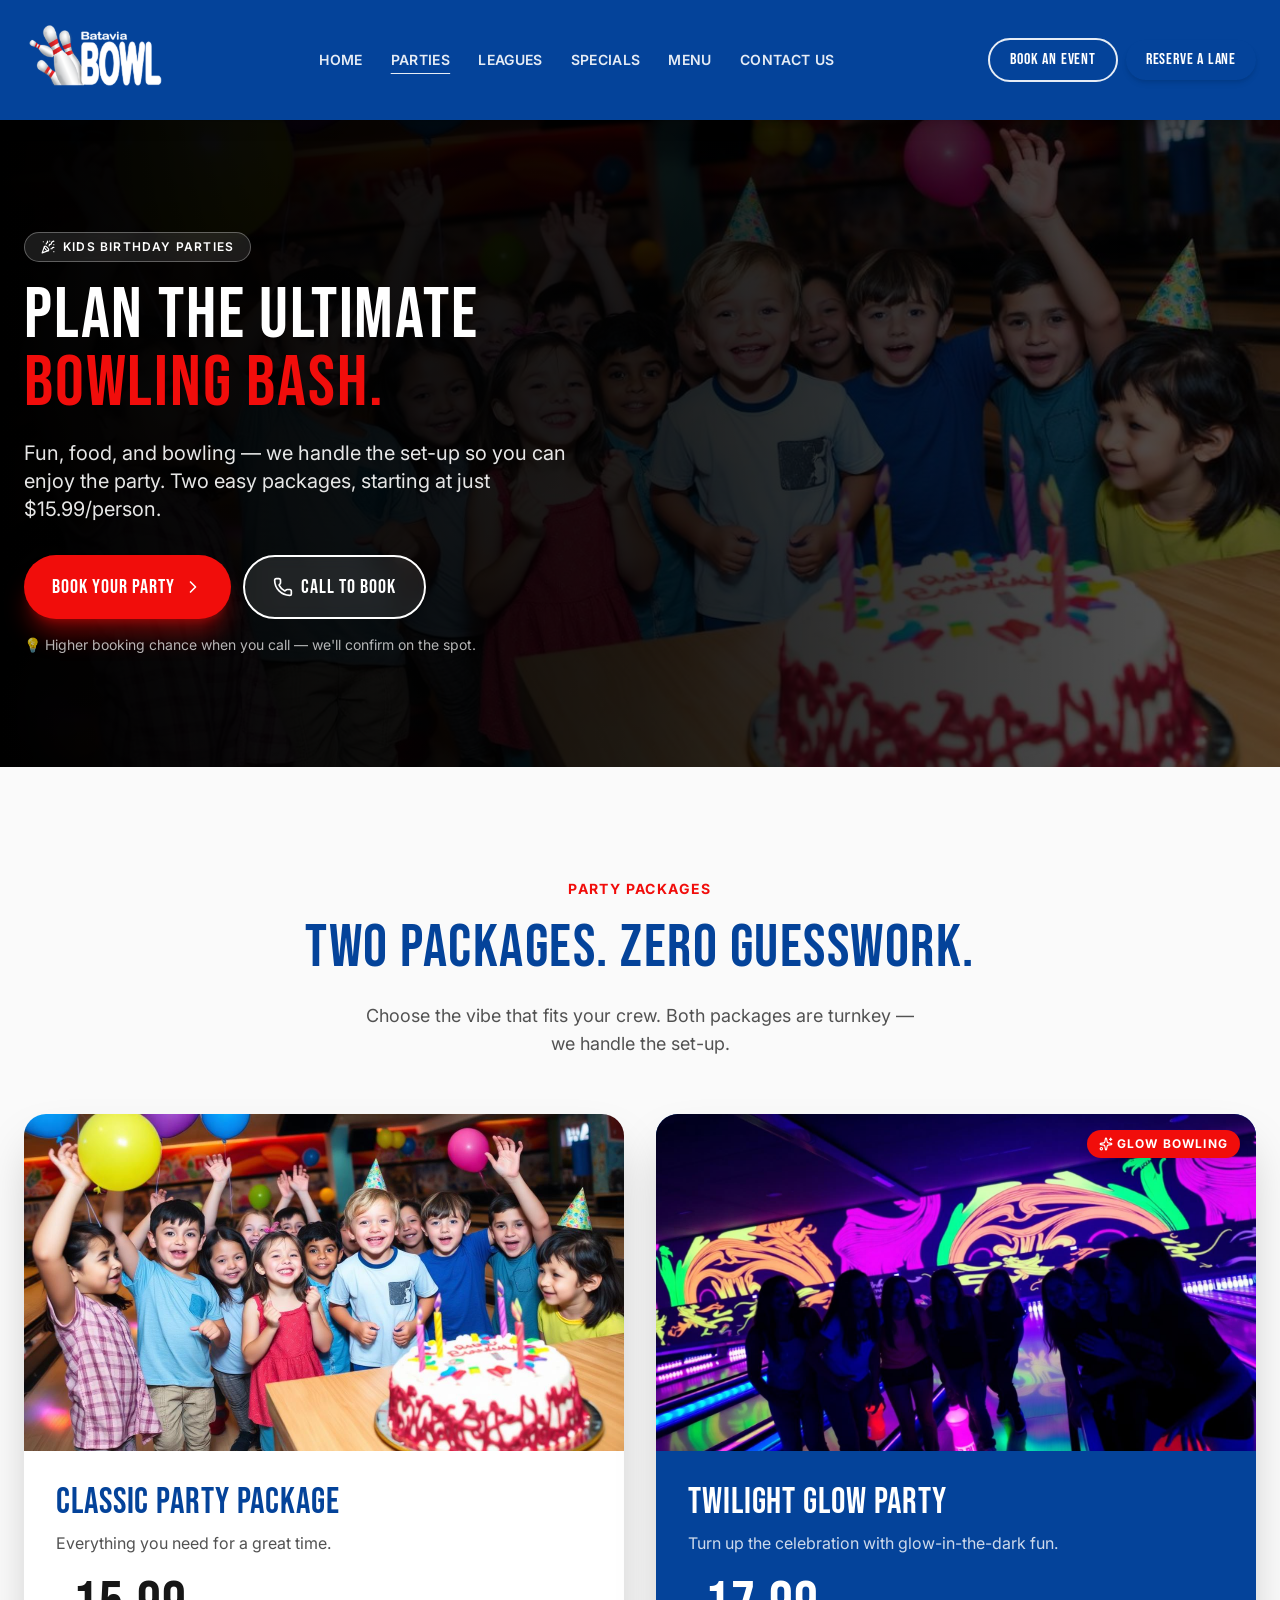
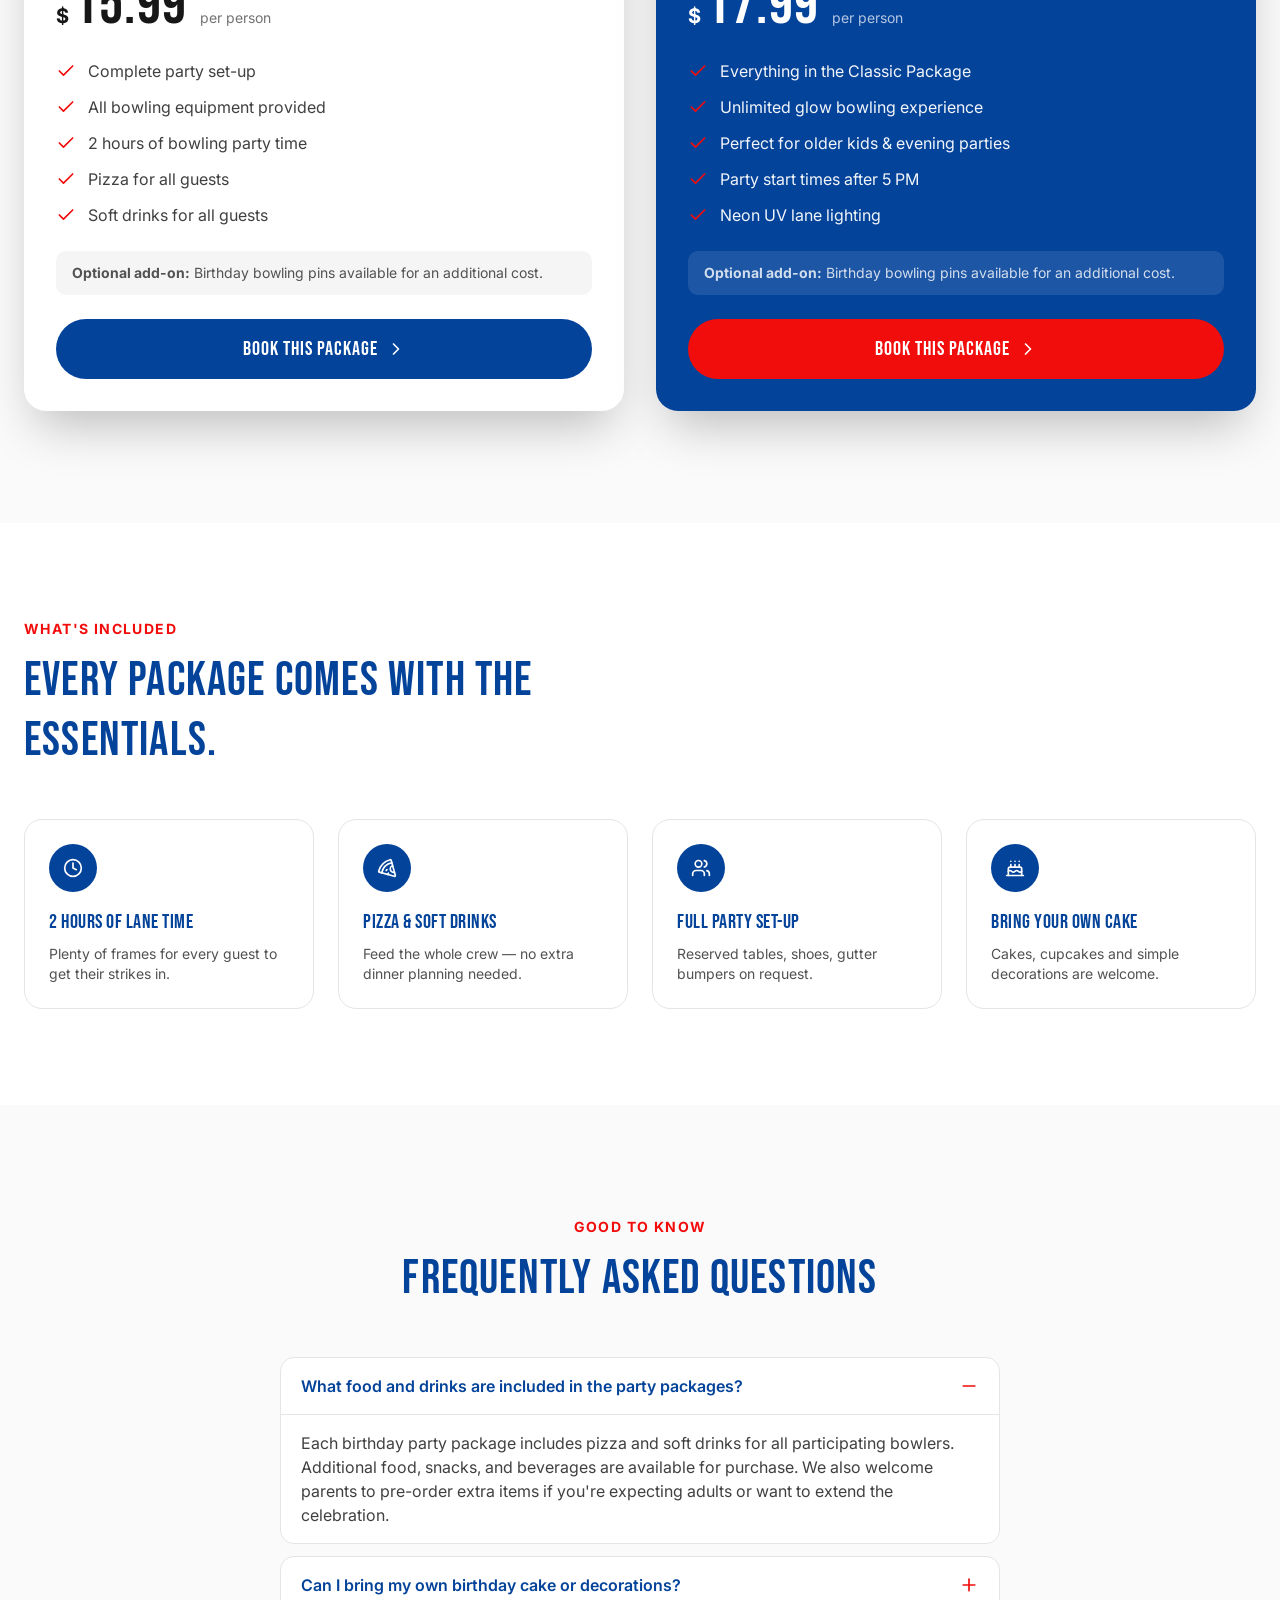
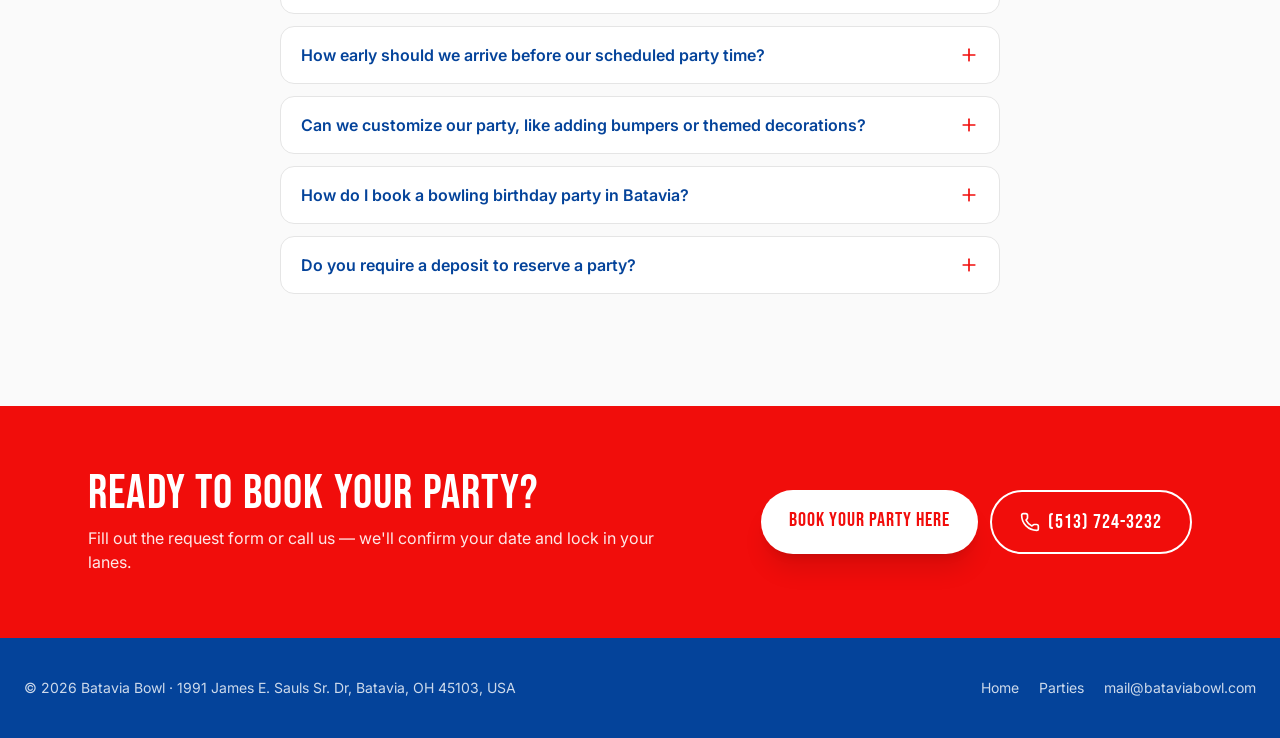
<file: parties/index.html>
<!DOCTYPE html><html lang="en"><head><meta charSet="utf-8"/><meta name="viewport" content="width=device-width, initial-scale=1"/><link rel="preload" as="image" href="../images/batavia-logo.png"/><link rel="preload" as="image" href="../assets/party-kids-CyLF9zS3.jpg"/><link rel="stylesheet" href="../assets/styles-CIpxWk8M.css" data-precedence="default"/><link rel="stylesheet" href="https://fonts.googleapis.com/css2?family=Bebas+Neue&amp;family=Inter:wght@400;500;600;700;800&amp;display=swap" data-precedence="default"/><title>Birthday Parties at Batavia Bowl — Kids Bowling Party Packages</title><meta name="author" content="Batavia Bowl"/><meta property="og:type" content="website"/><meta name="twitter:card" content="summary_large_image"/><meta name="twitter:title" content="Batavia Bowl — 16 Lanes, Parties &amp; Leagues in Batavia, OH"/><meta name="twitter:description" content="Family-owned bowling in Batavia, OH. Reserve a lane, book a birthday party, join a league, or grab a burger and a cold one at the grill."/><meta property="og:image" content="https://bataviabowl.com/images/hero-lanes.png"/><meta name="twitter:image" content="https://bataviabowl.com/images/hero-lanes.png"/><meta name="description" content="Book an affordable kids birthday party in Batavia, OH. Two easy packages from $15.99/person — pizza, drinks, bowling &amp; set-up included."/><meta property="og:title" content="Bowling Birthday Parties at Batavia Bowl"/><meta property="og:description" content="The easiest birthday you&#x27;ll ever throw. Two packages from $15.99/person, including pizza, drinks, and 2 hours of bowling."/><link rel="icon" href="../favicon.ico" type="image/x-icon"/><link rel="preconnect" href="https://fonts.googleapis.com"/><link rel="preconnect" href="https://fonts.gstatic.com" crossorigin="anonymous"/>

</head><body><!--$--><div class="min-h-screen bg-white font-sans text-neutral-900"><header class="sticky top-0 z-40 bg-[#04439A] text-white shadow-lg"><div class="mx-auto flex max-w-7xl items-center justify-between gap-4 px-4 py-3 md:px-6"><a href="../" class="flex items-center"><img src="../images/batavia-logo.png" alt="Batavia Bowl logo" class="h-20 w-auto object-contain md:h-24"/></a><nav class="hidden items-center gap-7 lg:flex"><a href="../" class="text-sm font-semibold uppercase tracking-wide text-white/90 transition hover:text-white">Home</a><a class="text-sm font-semibold uppercase tracking-wide text-white/90 transition hover:text-white text-white underline underline-offset-8" href="../parties/" data-status="active" aria-current="page">Parties</a><a href="../leagues/" class="text-sm font-semibold uppercase tracking-wide text-white/90 transition hover:text-white">Leagues</a><a href="../specials/" class="text-sm font-semibold uppercase tracking-wide text-white/90 transition hover:text-white">Specials</a><a href="../menu/" class="text-sm font-semibold uppercase tracking-wide text-white/90 transition hover:text-white">Menu</a><a href="../contact/" class="text-sm font-semibold uppercase tracking-wide text-white/90 transition hover:text-white">Contact Us</a></nav><div class="hidden items-center gap-2 md:flex"><a href="https://api.leadconnectorhq.com/widget/form/eSursZNUZyg93Iup5MTq/?utm_campaign=bb_parties_campaign&amp;utm_source=Facebook+Ads&amp;utm_medium=Ads&amp;utm_content=book_your_party_here" target="_blank" rel="noreferrer" class="rounded-full border-2 border-white/90 px-4 py-2 font-display text-sm tracking-wider text-white transition hover:bg-white hover:text-[#04439A] lg:px-5 lg:text-base">Book an Event</a><a href="https://www.bowlnow.com/places/dK0dpq3gt28Mn5Jg6MRx/products" target="_blank" rel="noreferrer" class="rounded-full bg-[#16A34A] px-4 py-2 font-display text-sm tracking-wider text-white shadow-md shadow-[#16A34A]/30 transition hover:brightness-110 lg:px-5 lg:text-base">Reserve a Lane</a></div></div></header><section class="relative overflow-hidden bg-black"><div class="absolute inset-0"><img src="../assets/party-kids-CyLF9zS3.jpg" alt="Kids birthday party at Batavia Bowl" width="1200" height="900" class="h-full w-full object-cover opacity-60"/><div class="absolute inset-0 bg-gradient-to-r from-black via-black/80 to-black/40"></div></div><div class="relative mx-auto max-w-7xl px-4 py-16 md:px-6 md:py-24 lg:py-28"><div class="max-w-2xl text-white"><div class="mb-5 inline-flex items-center gap-2 rounded-full border border-white/30 bg-white/10 px-4 py-1.5 text-xs font-semibold uppercase tracking-widest backdrop-blur"><svg xmlns="http://www.w3.org/2000/svg" width="24" height="24" viewBox="0 0 24 24" fill="none" stroke="currentColor" stroke-width="2" stroke-linecap="round" stroke-linejoin="round" class="lucide lucide-party-popper h-3.5 w-3.5" aria-hidden="true"><path d="M5.8 11.3 2 22l10.7-3.79"></path><path d="M4 3h.01"></path><path d="M22 8h.01"></path><path d="M15 2h.01"></path><path d="M22 20h.01"></path><path d="m22 2-2.24.75a2.9 2.9 0 0 0-1.96 3.12c.1.86-.57 1.63-1.45 1.63h-.38c-.86 0-1.6.6-1.76 1.44L14 10"></path><path d="m22 13-.82-.33c-.86-.34-1.82.2-1.98 1.11c-.11.7-.72 1.22-1.43 1.22H17"></path><path d="m11 2 .33.82c.34.86-.2 1.82-1.11 1.98C9.52 4.9 9 5.52 9 6.23V7"></path><path d="M11 13c1.93 1.93 2.83 4.17 2 5-.83.83-3.07-.07-5-2-1.93-1.93-2.83-4.17-2-5 .83-.83 3.07.07 5 2Z"></path></svg>Kids Birthday Parties</div><h1 class="font-display text-5xl leading-[0.95] tracking-wide md:text-7xl">Plan The Ultimate <br/><span class="text-[#F10D0B]">Bowling Bash.</span></h1><p class="mt-5 max-w-xl text-lg text-white/90 md:text-xl">Fun, food, and bowling — we handle the set-up so you can enjoy the party. Two easy packages, starting at just $15.99/person.</p><div class="mt-8 flex flex-wrap gap-3"><a href="https://api.leadconnectorhq.com/widget/form/eSursZNUZyg93Iup5MTq/?utm_campaign=bb_parties_campaign&amp;utm_source=Facebook+Ads&amp;utm_medium=Ads&amp;utm_content=book_your_party_here" target="_blank" rel="noreferrer" class="group inline-flex items-center gap-2 rounded-full bg-[#F10D0B] px-7 py-4 font-display text-xl tracking-wider text-white shadow-xl shadow-[#F10D0B]/40 transition hover:brightness-110">Book Your Party<svg xmlns="http://www.w3.org/2000/svg" width="24" height="24" viewBox="0 0 24 24" fill="none" stroke="currentColor" stroke-width="2" stroke-linecap="round" stroke-linejoin="round" class="lucide lucide-chevron-right h-5 w-5 transition group-hover:translate-x-1" aria-hidden="true"><path d="m9 18 6-6-6-6"></path></svg></a><a href="tel:5137243232" class="inline-flex items-center gap-2 rounded-full border-2 border-white bg-white/10 px-7 py-4 font-display text-xl tracking-wider text-white backdrop-blur transition hover:bg-white hover:text-[#04439A]"><svg xmlns="http://www.w3.org/2000/svg" width="24" height="24" viewBox="0 0 24 24" fill="none" stroke="currentColor" stroke-width="2" stroke-linecap="round" stroke-linejoin="round" class="lucide lucide-phone h-5 w-5" aria-hidden="true"><path d="M13.832 16.568a1 1 0 0 0 1.213-.303l.355-.465A2 2 0 0 1 17 15h3a2 2 0 0 1 2 2v3a2 2 0 0 1-2 2A18 18 0 0 1 2 4a2 2 0 0 1 2-2h3a2 2 0 0 1 2 2v3a2 2 0 0 1-.8 1.6l-.468.351a1 1 0 0 0-.292 1.233 14 14 0 0 0 6.392 6.384"></path></svg>Call to Book</a></div><p class="mt-4 text-sm text-white/70">💡 Higher booking chance when you call — we&#x27;ll confirm on the spot.</p></div></div></section><section class="bg-neutral-50 py-20 md:py-28"><div class="mx-auto max-w-7xl px-4 md:px-6"><div class="mb-14 text-center"><div class="mb-3 text-sm font-bold uppercase tracking-widest text-[#F10D0B]">Party Packages</div><h2 class="font-display text-4xl leading-tight tracking-wide text-[#04439A] md:text-6xl">Two Packages. <br class="md:hidden"/>Zero Guesswork.</h2><p class="mx-auto mt-4 max-w-xl text-lg text-neutral-600">Choose the vibe that fits your crew. Both packages are turnkey — we handle the set-up.</p></div><div class="grid gap-8 md:grid-cols-2"><div class="relative flex flex-col overflow-hidden rounded-3xl shadow-2xl bg-white"><div class="relative aspect-[16/9] overflow-hidden"><img src="../assets/party-kids-CyLF9zS3.jpg" alt="Classic Party Package" loading="lazy" width="1600" height="900" class="h-full w-full object-cover"/></div><div class="flex flex-1 flex-col p-8"><h3 class="font-display text-3xl tracking-wide md:text-4xl text-[#04439A]">Classic Party Package</h3><p class="mt-2 text-neutral-600">Everything you need for a great time.</p><div class="mt-5 flex items-baseline gap-1"><span class="text-xl font-bold">$</span><span class="font-display text-6xl tracking-wide">15.99</span><span class="ml-2 text-sm text-neutral-500">per person</span></div><ul class="mt-6 flex-1 space-y-3"><li class="flex items-start gap-3"><svg xmlns="http://www.w3.org/2000/svg" width="24" height="24" viewBox="0 0 24 24" fill="none" stroke="currentColor" stroke-width="2" stroke-linecap="round" stroke-linejoin="round" class="lucide lucide-check mt-0.5 h-5 w-5 flex-shrink-0 text-[#F10D0B]" aria-hidden="true"><path d="M20 6 9 17l-5-5"></path></svg><span class="text-neutral-700">Complete party set-up</span></li><li class="flex items-start gap-3"><svg xmlns="http://www.w3.org/2000/svg" width="24" height="24" viewBox="0 0 24 24" fill="none" stroke="currentColor" stroke-width="2" stroke-linecap="round" stroke-linejoin="round" class="lucide lucide-check mt-0.5 h-5 w-5 flex-shrink-0 text-[#F10D0B]" aria-hidden="true"><path d="M20 6 9 17l-5-5"></path></svg><span class="text-neutral-700">All bowling equipment provided</span></li><li class="flex items-start gap-3"><svg xmlns="http://www.w3.org/2000/svg" width="24" height="24" viewBox="0 0 24 24" fill="none" stroke="currentColor" stroke-width="2" stroke-linecap="round" stroke-linejoin="round" class="lucide lucide-check mt-0.5 h-5 w-5 flex-shrink-0 text-[#F10D0B]" aria-hidden="true"><path d="M20 6 9 17l-5-5"></path></svg><span class="text-neutral-700">2 hours of bowling party time</span></li><li class="flex items-start gap-3"><svg xmlns="http://www.w3.org/2000/svg" width="24" height="24" viewBox="0 0 24 24" fill="none" stroke="currentColor" stroke-width="2" stroke-linecap="round" stroke-linejoin="round" class="lucide lucide-check mt-0.5 h-5 w-5 flex-shrink-0 text-[#F10D0B]" aria-hidden="true"><path d="M20 6 9 17l-5-5"></path></svg><span class="text-neutral-700">Pizza for all guests</span></li><li class="flex items-start gap-3"><svg xmlns="http://www.w3.org/2000/svg" width="24" height="24" viewBox="0 0 24 24" fill="none" stroke="currentColor" stroke-width="2" stroke-linecap="round" stroke-linejoin="round" class="lucide lucide-check mt-0.5 h-5 w-5 flex-shrink-0 text-[#F10D0B]" aria-hidden="true"><path d="M20 6 9 17l-5-5"></path></svg><span class="text-neutral-700">Soft drinks for all guests</span></li></ul><p class="mt-6 rounded-lg px-4 py-3 text-sm bg-neutral-100 text-neutral-600"><span class="font-bold">Optional add-on:</span> <!-- -->Birthday bowling pins available for an additional cost.</p><a href="https://api.leadconnectorhq.com/widget/form/eSursZNUZyg93Iup5MTq/?utm_campaign=bb_parties_campaign&amp;utm_source=Facebook+Ads&amp;utm_medium=Ads&amp;utm_content=book_your_party_here" target="_blank" rel="noreferrer" class="mt-6 inline-flex items-center justify-center gap-2 rounded-full px-6 py-4 font-display text-xl tracking-wider transition bg-[#04439A] text-white hover:brightness-110">Book This Package<svg xmlns="http://www.w3.org/2000/svg" width="24" height="24" viewBox="0 0 24 24" fill="none" stroke="currentColor" stroke-width="2" stroke-linecap="round" stroke-linejoin="round" class="lucide lucide-chevron-right h-5 w-5" aria-hidden="true"><path d="m9 18 6-6-6-6"></path></svg></a></div></div><div class="relative flex flex-col overflow-hidden rounded-3xl shadow-2xl bg-[#04439A] text-white"><div class="relative aspect-[16/9] overflow-hidden"><img src="../assets/twilight-glow-qINPoKpO.jpg" alt="Twilight Glow Party" loading="lazy" width="1600" height="900" class="h-full w-full object-cover"/><span class="absolute right-4 top-4 inline-flex items-center gap-1 rounded-full bg-[#F10D0B] px-3 py-1.5 text-xs font-bold uppercase tracking-widest text-white shadow-lg"><svg xmlns="http://www.w3.org/2000/svg" width="24" height="24" viewBox="0 0 24 24" fill="none" stroke="currentColor" stroke-width="2" stroke-linecap="round" stroke-linejoin="round" class="lucide lucide-sparkles h-3.5 w-3.5" aria-hidden="true"><path d="M11.017 2.814a1 1 0 0 1 1.966 0l1.051 5.558a2 2 0 0 0 1.594 1.594l5.558 1.051a1 1 0 0 1 0 1.966l-5.558 1.051a2 2 0 0 0-1.594 1.594l-1.051 5.558a1 1 0 0 1-1.966 0l-1.051-5.558a2 2 0 0 0-1.594-1.594l-5.558-1.051a1 1 0 0 1 0-1.966l5.558-1.051a2 2 0 0 0 1.594-1.594z"></path><path d="M20 2v4"></path><path d="M22 4h-4"></path><circle cx="4" cy="20" r="2"></circle></svg>Glow Bowling</span></div><div class="flex flex-1 flex-col p-8"><h3 class="font-display text-3xl tracking-wide md:text-4xl text-white">Twilight Glow Party</h3><p class="mt-2 text-white/80">Turn up the celebration with glow-in-the-dark fun.</p><div class="mt-5 flex items-baseline gap-1"><span class="text-xl font-bold">$</span><span class="font-display text-6xl tracking-wide">17.99</span><span class="ml-2 text-sm text-white/70">per person</span></div><ul class="mt-6 flex-1 space-y-3"><li class="flex items-start gap-3"><svg xmlns="http://www.w3.org/2000/svg" width="24" height="24" viewBox="0 0 24 24" fill="none" stroke="currentColor" stroke-width="2" stroke-linecap="round" stroke-linejoin="round" class="lucide lucide-check mt-0.5 h-5 w-5 flex-shrink-0 text-[#F10D0B]" aria-hidden="true"><path d="M20 6 9 17l-5-5"></path></svg><span class="text-white/95">Everything in the Classic Package</span></li><li class="flex items-start gap-3"><svg xmlns="http://www.w3.org/2000/svg" width="24" height="24" viewBox="0 0 24 24" fill="none" stroke="currentColor" stroke-width="2" stroke-linecap="round" stroke-linejoin="round" class="lucide lucide-check mt-0.5 h-5 w-5 flex-shrink-0 text-[#F10D0B]" aria-hidden="true"><path d="M20 6 9 17l-5-5"></path></svg><span class="text-white/95">Unlimited glow bowling experience</span></li><li class="flex items-start gap-3"><svg xmlns="http://www.w3.org/2000/svg" width="24" height="24" viewBox="0 0 24 24" fill="none" stroke="currentColor" stroke-width="2" stroke-linecap="round" stroke-linejoin="round" class="lucide lucide-check mt-0.5 h-5 w-5 flex-shrink-0 text-[#F10D0B]" aria-hidden="true"><path d="M20 6 9 17l-5-5"></path></svg><span class="text-white/95">Perfect for older kids &amp; evening parties</span></li><li class="flex items-start gap-3"><svg xmlns="http://www.w3.org/2000/svg" width="24" height="24" viewBox="0 0 24 24" fill="none" stroke="currentColor" stroke-width="2" stroke-linecap="round" stroke-linejoin="round" class="lucide lucide-check mt-0.5 h-5 w-5 flex-shrink-0 text-[#F10D0B]" aria-hidden="true"><path d="M20 6 9 17l-5-5"></path></svg><span class="text-white/95">Party start times after 5 PM</span></li><li class="flex items-start gap-3"><svg xmlns="http://www.w3.org/2000/svg" width="24" height="24" viewBox="0 0 24 24" fill="none" stroke="currentColor" stroke-width="2" stroke-linecap="round" stroke-linejoin="round" class="lucide lucide-check mt-0.5 h-5 w-5 flex-shrink-0 text-[#F10D0B]" aria-hidden="true"><path d="M20 6 9 17l-5-5"></path></svg><span class="text-white/95">Neon UV lane lighting</span></li></ul><p class="mt-6 rounded-lg px-4 py-3 text-sm bg-white/10 text-white/80"><span class="font-bold">Optional add-on:</span> <!-- -->Birthday bowling pins available for an additional cost.</p><a href="https://api.leadconnectorhq.com/widget/form/eSursZNUZyg93Iup5MTq/?utm_campaign=bb_parties_campaign&amp;utm_source=Facebook+Ads&amp;utm_medium=Ads&amp;utm_content=book_your_party_here" target="_blank" rel="noreferrer" class="mt-6 inline-flex items-center justify-center gap-2 rounded-full px-6 py-4 font-display text-xl tracking-wider transition bg-[#F10D0B] text-white hover:brightness-110">Book This Package<svg xmlns="http://www.w3.org/2000/svg" width="24" height="24" viewBox="0 0 24 24" fill="none" stroke="currentColor" stroke-width="2" stroke-linecap="round" stroke-linejoin="round" class="lucide lucide-chevron-right h-5 w-5" aria-hidden="true"><path d="m9 18 6-6-6-6"></path></svg></a></div></div></div></div></section><section class="bg-white py-20 md:py-24"><div class="mx-auto max-w-7xl px-4 md:px-6"><div class="mb-12 max-w-2xl"><div class="mb-3 text-sm font-bold uppercase tracking-widest text-[#F10D0B]">What&#x27;s Included</div><h2 class="font-display text-4xl leading-tight tracking-wide text-[#04439A] md:text-5xl">Every Package Comes With The Essentials.</h2></div><div class="grid gap-6 sm:grid-cols-2 lg:grid-cols-4"><div class="rounded-2xl border border-neutral-200 p-6 transition hover:border-[#04439A] hover:shadow-lg"><div class="mb-4 flex h-12 w-12 items-center justify-center rounded-full bg-[#04439A] text-white"><svg xmlns="http://www.w3.org/2000/svg" width="24" height="24" viewBox="0 0 24 24" fill="none" stroke="currentColor" stroke-width="2" stroke-linecap="round" stroke-linejoin="round" class="lucide lucide-clock h-5 w-5" aria-hidden="true"><circle cx="12" cy="12" r="10"></circle><path d="M12 6v6l4 2"></path></svg></div><h3 class="font-display text-xl tracking-wide text-[#04439A]">2 Hours of Lane Time</h3><p class="mt-2 text-sm text-neutral-600">Plenty of frames for every guest to get their strikes in.</p></div><div class="rounded-2xl border border-neutral-200 p-6 transition hover:border-[#04439A] hover:shadow-lg"><div class="mb-4 flex h-12 w-12 items-center justify-center rounded-full bg-[#04439A] text-white"><svg xmlns="http://www.w3.org/2000/svg" width="24" height="24" viewBox="0 0 24 24" fill="none" stroke="currentColor" stroke-width="2" stroke-linecap="round" stroke-linejoin="round" class="lucide lucide-pizza h-5 w-5" aria-hidden="true"><path d="m12 14-1 1"></path><path d="m13.75 18.25-1.25 1.42"></path><path d="M17.775 5.654a15.68 15.68 0 0 0-12.121 12.12"></path><path d="M18.8 9.3a1 1 0 0 0 2.1 7.7"></path><path d="M21.964 20.732a1 1 0 0 1-1.232 1.232l-18-5a1 1 0 0 1-.695-1.232A19.68 19.68 0 0 1 15.732 2.037a1 1 0 0 1 1.232.695z"></path></svg></div><h3 class="font-display text-xl tracking-wide text-[#04439A]">Pizza &amp; Soft Drinks</h3><p class="mt-2 text-sm text-neutral-600">Feed the whole crew — no extra dinner planning needed.</p></div><div class="rounded-2xl border border-neutral-200 p-6 transition hover:border-[#04439A] hover:shadow-lg"><div class="mb-4 flex h-12 w-12 items-center justify-center rounded-full bg-[#04439A] text-white"><svg xmlns="http://www.w3.org/2000/svg" width="24" height="24" viewBox="0 0 24 24" fill="none" stroke="currentColor" stroke-width="2" stroke-linecap="round" stroke-linejoin="round" class="lucide lucide-users h-5 w-5" aria-hidden="true"><path d="M16 21v-2a4 4 0 0 0-4-4H6a4 4 0 0 0-4 4v2"></path><path d="M16 3.128a4 4 0 0 1 0 7.744"></path><path d="M22 21v-2a4 4 0 0 0-3-3.87"></path><circle cx="9" cy="7" r="4"></circle></svg></div><h3 class="font-display text-xl tracking-wide text-[#04439A]">Full Party Set-Up</h3><p class="mt-2 text-sm text-neutral-600">Reserved tables, shoes, gutter bumpers on request.</p></div><div class="rounded-2xl border border-neutral-200 p-6 transition hover:border-[#04439A] hover:shadow-lg"><div class="mb-4 flex h-12 w-12 items-center justify-center rounded-full bg-[#04439A] text-white"><svg xmlns="http://www.w3.org/2000/svg" width="24" height="24" viewBox="0 0 24 24" fill="none" stroke="currentColor" stroke-width="2" stroke-linecap="round" stroke-linejoin="round" class="lucide lucide-cake h-5 w-5" aria-hidden="true"><path d="M20 21v-8a2 2 0 0 0-2-2H6a2 2 0 0 0-2 2v8"></path><path d="M4 16s.5-1 2-1 2.5 2 4 2 2.5-2 4-2 2.5 2 4 2 2-1 2-1"></path><path d="M2 21h20"></path><path d="M7 8v3"></path><path d="M12 8v3"></path><path d="M17 8v3"></path><path d="M7 4h.01"></path><path d="M12 4h.01"></path><path d="M17 4h.01"></path></svg></div><h3 class="font-display text-xl tracking-wide text-[#04439A]">Bring Your Own Cake</h3><p class="mt-2 text-sm text-neutral-600">Cakes, cupcakes and simple decorations are welcome.</p></div></div></div></section><section class="bg-neutral-50 py-20 md:py-28"><div class="mx-auto max-w-3xl px-4 md:px-6"><div class="mb-12 text-center"><div class="mb-3 text-sm font-bold uppercase tracking-widest text-[#F10D0B]">Good To Know</div><h2 class="font-display text-4xl leading-tight tracking-wide text-[#04439A] md:text-5xl">Frequently Asked Questions</h2></div><div class="space-y-3" data-faq=""><div class="overflow-hidden rounded-xl border border-neutral-200 bg-white"><button class="flex w-full items-center justify-between gap-4 px-5 py-4 text-left font-semibold text-[#04439A] transition hover:bg-neutral-50"><span>What food and drinks are included in the party packages?</span><svg xmlns="http://www.w3.org/2000/svg" width="24" height="24" viewBox="0 0 24 24" fill="none" stroke="currentColor" stroke-width="2" stroke-linecap="round" stroke-linejoin="round" class="lucide lucide-minus h-5 w-5 flex-shrink-0 text-[#F10D0B]" aria-hidden="true"><path d="M5 12h14"></path></svg></button><div class="border-t border-neutral-200 px-5 py-4 text-neutral-700">Each birthday party package includes pizza and soft drinks for all participating bowlers. Additional food, snacks, and beverages are available for purchase. We also welcome parents to pre-order extra items if you&#x27;re expecting adults or want to extend the celebration.</div></div><div class="overflow-hidden rounded-xl border border-neutral-200 bg-white"><button class="flex w-full items-center justify-between gap-4 px-5 py-4 text-left font-semibold text-[#04439A] transition hover:bg-neutral-50"><span>Can I bring my own birthday cake or decorations?</span><svg xmlns="http://www.w3.org/2000/svg" width="24" height="24" viewBox="0 0 24 24" fill="none" stroke="currentColor" stroke-width="2" stroke-linecap="round" stroke-linejoin="round" class="lucide lucide-plus h-5 w-5 flex-shrink-0 text-[#F10D0B]" aria-hidden="true"><path d="M5 12h14"></path><path d="M12 5v14"></path></svg></button><div class="border-t border-neutral-200 px-5 py-4 text-neutral-700" hidden="">Absolutely! You are welcome to bring a birthday cake, cupcakes, or other desserts. Basic party decorations are allowed as well. Just let us know your setup plans so we can assist you and make sure everything runs smoothly.</div></div><div class="overflow-hidden rounded-xl border border-neutral-200 bg-white"><button class="flex w-full items-center justify-between gap-4 px-5 py-4 text-left font-semibold text-[#04439A] transition hover:bg-neutral-50"><span>How early should we arrive before our scheduled party time?</span><svg xmlns="http://www.w3.org/2000/svg" width="24" height="24" viewBox="0 0 24 24" fill="none" stroke="currentColor" stroke-width="2" stroke-linecap="round" stroke-linejoin="round" class="lucide lucide-plus h-5 w-5 flex-shrink-0 text-[#F10D0B]" aria-hidden="true"><path d="M5 12h14"></path><path d="M12 5v14"></path></svg></button><div class="border-t border-neutral-200 px-5 py-4 text-neutral-700" hidden="">We recommend arriving 10–15 minutes before your scheduled start time. This gives you and your guests time to check in, get shoes, and settle in so your party can begin promptly and run on schedule.</div></div><div class="overflow-hidden rounded-xl border border-neutral-200 bg-white"><button class="flex w-full items-center justify-between gap-4 px-5 py-4 text-left font-semibold text-[#04439A] transition hover:bg-neutral-50"><span>Can we customize our party, like adding bumpers or themed decorations?</span><svg xmlns="http://www.w3.org/2000/svg" width="24" height="24" viewBox="0 0 24 24" fill="none" stroke="currentColor" stroke-width="2" stroke-linecap="round" stroke-linejoin="round" class="lucide lucide-plus h-5 w-5 flex-shrink-0 text-[#F10D0B]" aria-hidden="true"><path d="M5 12h14"></path><path d="M12 5v14"></path></svg></button><div class="border-t border-neutral-200 px-5 py-4 text-neutral-700" hidden="">Absolutely! You can add bumpers for safe, hassle-free bowling. Birthday bowling pins with Sharpies are available for an extra fee. We're also happy to accommodate custom decorations and special requests — just specify them in the Party Request Form.</div></div><div class="overflow-hidden rounded-xl border border-neutral-200 bg-white"><button class="flex w-full items-center justify-between gap-4 px-5 py-4 text-left font-semibold text-[#04439A] transition hover:bg-neutral-50"><span>How do I book a bowling birthday party in Batavia?</span><svg xmlns="http://www.w3.org/2000/svg" width="24" height="24" viewBox="0 0 24 24" fill="none" stroke="currentColor" stroke-width="2" stroke-linecap="round" stroke-linejoin="round" class="lucide lucide-plus h-5 w-5 flex-shrink-0 text-[#F10D0B]" aria-hidden="true"><path d="M5 12h14"></path><path d="M12 5v14"></path></svg></button><div class="border-t border-neutral-200 px-5 py-4 text-neutral-700" hidden="">Simply fill out our Party Request Form or give us a call. A team member will follow up to confirm your reservation. (Note: form submission is a request, not a guaranteed booking. Higher chance when you call!)</div></div><div class="overflow-hidden rounded-xl border border-neutral-200 bg-white"><button class="flex w-full items-center justify-between gap-4 px-5 py-4 text-left font-semibold text-[#04439A] transition hover:bg-neutral-50"><span>Do you require a deposit to reserve a party?</span><svg xmlns="http://www.w3.org/2000/svg" width="24" height="24" viewBox="0 0 24 24" fill="none" stroke="currentColor" stroke-width="2" stroke-linecap="round" stroke-linejoin="round" class="lucide lucide-plus h-5 w-5 flex-shrink-0 text-[#F10D0B]" aria-hidden="true"><path d="M5 12h14"></path><path d="M12 5v14"></path></svg></button><div class="border-t border-neutral-200 px-5 py-4 text-neutral-700" hidden="">We currently do not require a deposit to reserve a party.</div></div></div></div></section><section class="bg-[#F10D0B] py-16 text-white"><div class="mx-auto flex max-w-6xl flex-col items-center justify-between gap-6 px-4 text-center md:flex-row md:px-6 md:text-left"><div><h3 class="font-display text-3xl tracking-wide md:text-5xl">Ready To Book Your Party?</h3><p class="mt-2 max-w-xl text-white/90">Fill out the request form or call us — we&#x27;ll confirm your date and lock in your lanes.</p></div><div class="flex flex-wrap gap-3"><a href="https://api.leadconnectorhq.com/widget/form/eSursZNUZyg93Iup5MTq/?utm_campaign=bb_parties_campaign&amp;utm_source=Facebook+Ads&amp;utm_medium=Ads&amp;utm_content=book_your_party_here" target="_blank" rel="noreferrer" class="rounded-full bg-white px-7 py-4 font-display text-xl tracking-wider text-[#F10D0B] shadow-xl transition hover:bg-neutral-100">Book Your Party Here</a><a href="tel:5137243232" class="inline-flex items-center gap-2 rounded-full border-2 border-white px-7 py-4 font-display text-xl tracking-wider text-white transition hover:bg-white hover:text-[#F10D0B]"><svg xmlns="http://www.w3.org/2000/svg" width="24" height="24" viewBox="0 0 24 24" fill="none" stroke="currentColor" stroke-width="2" stroke-linecap="round" stroke-linejoin="round" class="lucide lucide-phone h-5 w-5" aria-hidden="true"><path d="M13.832 16.568a1 1 0 0 0 1.213-.303l.355-.465A2 2 0 0 1 17 15h3a2 2 0 0 1 2 2v3a2 2 0 0 1-2 2A18 18 0 0 1 2 4a2 2 0 0 1 2-2h3a2 2 0 0 1 2 2v3a2 2 0 0 1-.8 1.6l-.468.351a1 1 0 0 0-.292 1.233 14 14 0 0 0 6.392 6.384"></path></svg>(513) 724-3232</a></div></div></section><footer class="bg-[#04439A] py-10 text-white/80"><div class="mx-auto flex max-w-7xl flex-col items-center justify-between gap-4 px-4 text-sm md:flex-row md:px-6"><p>© <!-- -->2026<!-- --> Batavia Bowl · 1991 James E. Sauls Sr. Dr, Batavia, OH 45103, USA</p><div class="flex gap-5"><a href="../" class="hover:text-white">Home</a><a class="hover:text-white active" href="../parties/" data-status="active" aria-current="page">Parties</a><a href="mailto:mail@bataviabowl.com" class="hover:text-white">mail@bataviabowl.com</a></div></div></footer></div><!--/$--><section aria-label="Notifications alt+T" tabindex="-1" aria-live="polite" aria-relevant="additions text" aria-atomic="false"></section>


<script>
document.querySelectorAll('[data-faq] > div > button').forEach(function (btn) {
  btn.addEventListener('click', function () {
    var item = btn.parentElement;
    var open = !item.querySelector(':scope > div').hidden;
    item.parentElement.querySelectorAll(':scope > div').forEach(function (it) {
      it.querySelector(':scope > div').hidden = true;
      it.querySelector('svg').innerHTML = '<path d="M5 12h14"></path><path d="M12 5v14"></path>';
    });
    if (!open) {
      item.querySelector(':scope > div').hidden = false;
      btn.querySelector('svg').innerHTML = '<path d="M5 12h14"></path>';
    }
  });
});
</script></body></html>
</file>
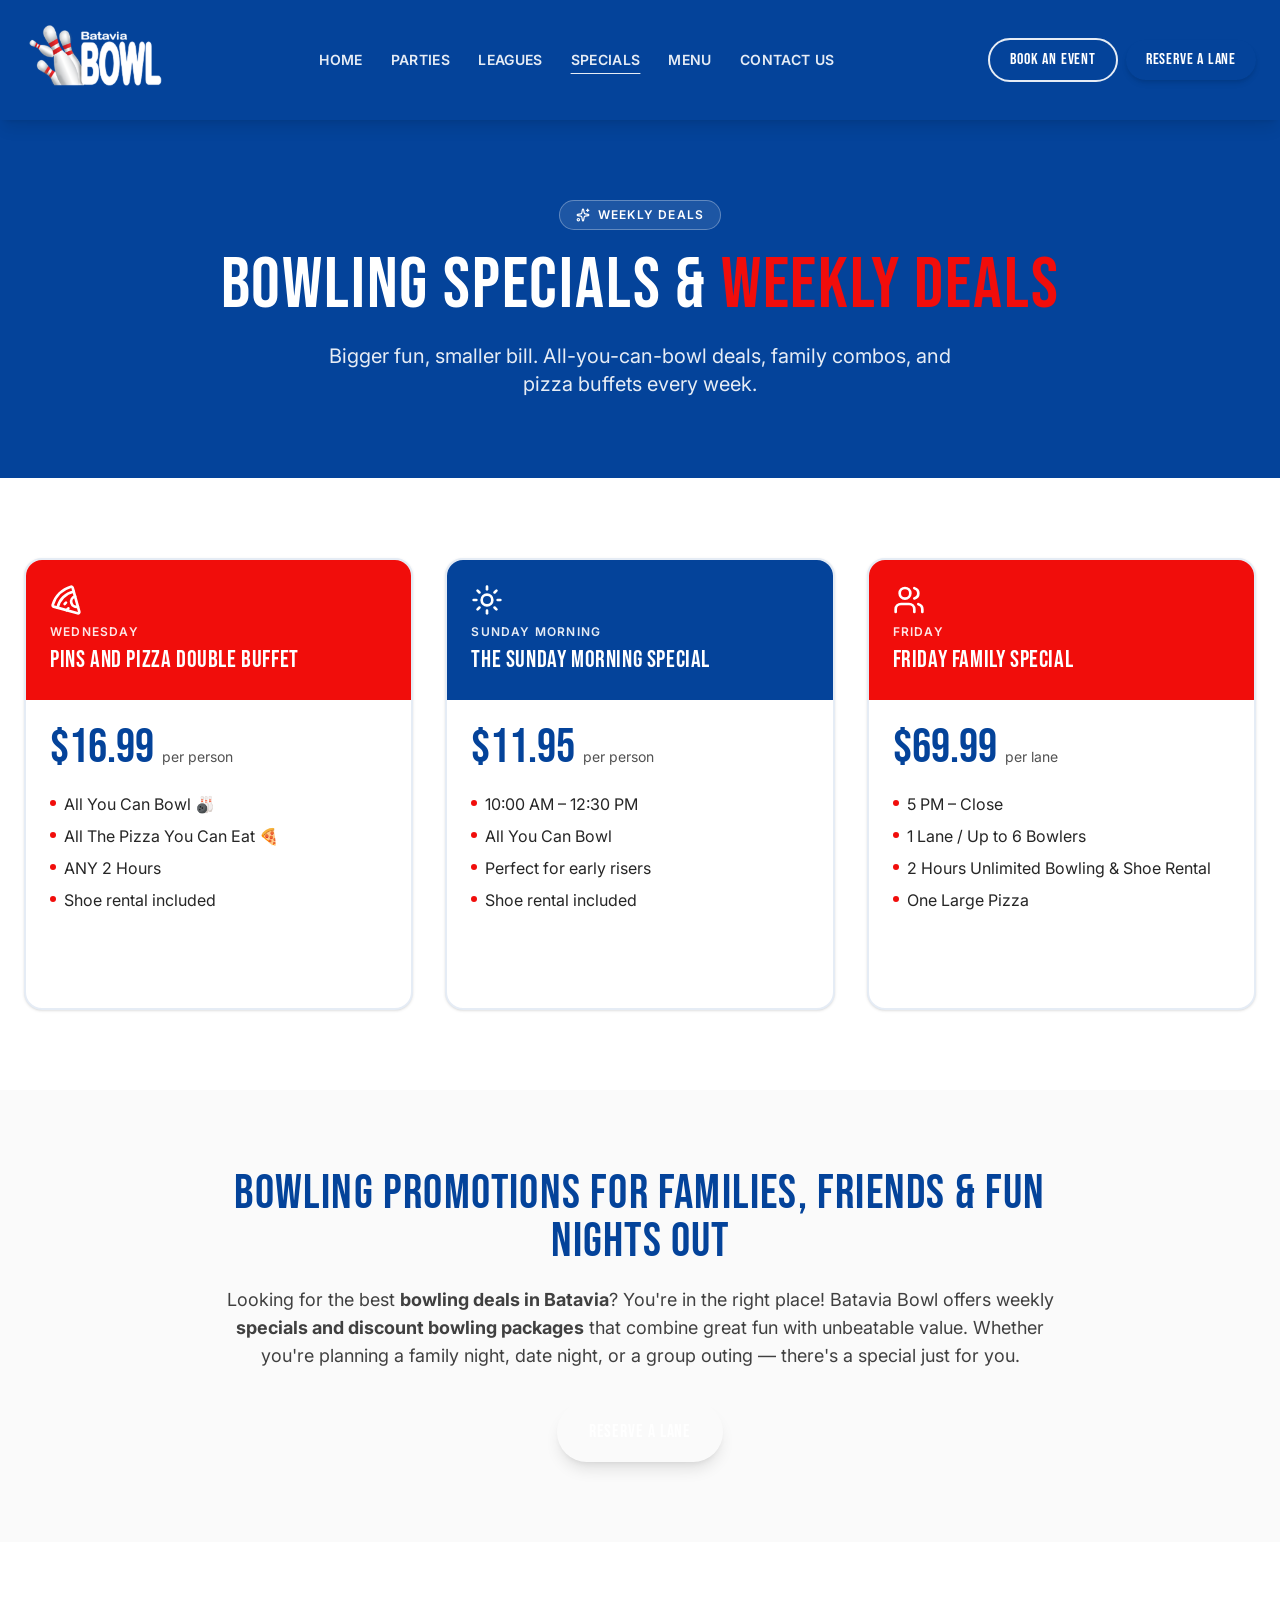
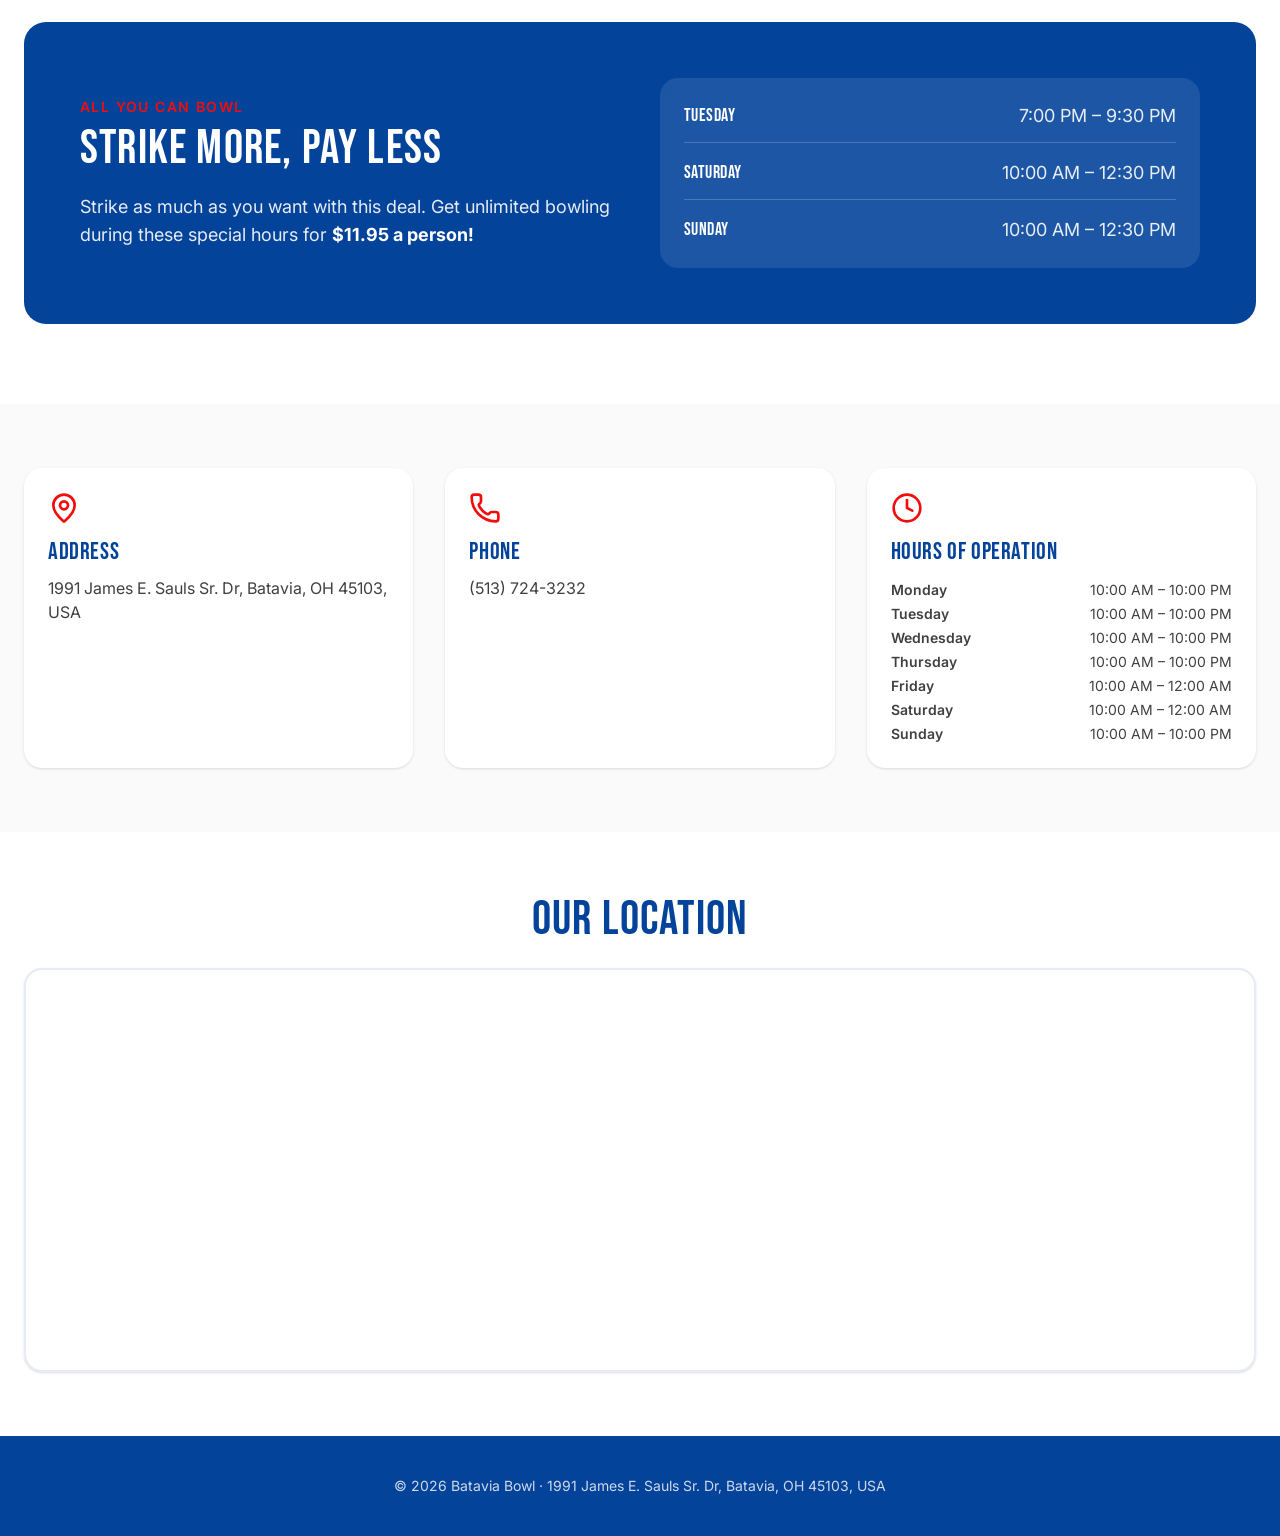
<file: specials/index.html>
<!DOCTYPE html><html lang="en"><head><meta charSet="utf-8"/><meta name="viewport" content="width=device-width, initial-scale=1"/><link rel="preload" as="image" href="../images/batavia-logo.png"/><link rel="stylesheet" href="../assets/styles-CIpxWk8M.css" data-precedence="default"/><link rel="stylesheet" href="https://fonts.googleapis.com/css2?family=Bebas+Neue&amp;family=Inter:wght@400;500;600;700;800&amp;display=swap" data-precedence="default"/><title>Bowling Specials &amp; Weekly Deals — Batavia Bowl</title><meta name="author" content="Batavia Bowl"/><meta property="og:type" content="website"/><meta name="twitter:card" content="summary_large_image"/><meta name="twitter:title" content="Batavia Bowl — 16 Lanes, Parties &amp; Leagues in Batavia, OH"/><meta name="twitter:description" content="Family-owned bowling in Batavia, OH. Reserve a lane, book a birthday party, join a league, or grab a burger and a cold one at the grill."/><meta property="og:image" content="https://bataviabowl.com/images/hero-lanes.png"/><meta name="twitter:image" content="https://bataviabowl.com/images/hero-lanes.png"/><meta name="description" content="All-you-can-bowl and pizza deals every week. Wednesday Pins &amp; Pizza, Sunday Morning Special, Friday Family Special — book your lane today."/><meta property="og:title" content="Weekly Bowling Specials at Batavia Bowl"/><meta property="og:description" content="Unlimited bowling + pizza starting at $11.95. See this week&#x27;s deals."/><link rel="icon" href="../favicon.ico" type="image/x-icon"/><link rel="preconnect" href="https://fonts.googleapis.com"/><link rel="preconnect" href="https://fonts.gstatic.com" crossorigin="anonymous"/>

</head><body><!--$--><div class="min-h-screen bg-white font-sans text-neutral-900"><header class="sticky top-0 z-40 bg-[#04439A] text-white shadow-lg"><div class="mx-auto flex max-w-7xl items-center justify-between gap-4 px-4 py-3 md:px-6"><a href="../" class="flex items-center"><img src="../images/batavia-logo.png" alt="Batavia Bowl logo" class="h-20 w-auto object-contain md:h-24"/></a><nav class="hidden items-center gap-7 lg:flex"><a href="../" class="text-sm font-semibold uppercase tracking-wide text-white/90 transition hover:text-white">Home</a><a href="../parties/" class="text-sm font-semibold uppercase tracking-wide text-white/90 transition hover:text-white">Parties</a><a href="../leagues/" class="text-sm font-semibold uppercase tracking-wide text-white/90 transition hover:text-white">Leagues</a><a class="text-sm font-semibold uppercase tracking-wide text-white/90 transition hover:text-white text-white underline underline-offset-8" href="../specials/" data-status="active" aria-current="page">Specials</a><a href="../menu/" class="text-sm font-semibold uppercase tracking-wide text-white/90 transition hover:text-white">Menu</a><a href="../contact/" class="text-sm font-semibold uppercase tracking-wide text-white/90 transition hover:text-white">Contact Us</a></nav><div class="hidden items-center gap-2 md:flex"><a href="https://api.leadconnectorhq.com/widget/form/eSursZNUZyg93Iup5MTq/?utm_campaign=bb_parties_campaign&amp;utm_source=Facebook+Ads&amp;utm_medium=Ads&amp;utm_content=book_your_party_here" target="_blank" rel="noreferrer" class="rounded-full border-2 border-white/90 px-4 py-2 font-display text-sm tracking-wider text-white transition hover:bg-white hover:text-[#04439A] lg:px-5 lg:text-base">Book an Event</a><a href="https://www.bowlnow.com/places/dK0dpq3gt28Mn5Jg6MRx/products" target="_blank" rel="noreferrer" class="rounded-full bg-[#16A34A] px-4 py-2 font-display text-sm tracking-wider text-white shadow-md shadow-[#16A34A]/30 transition hover:brightness-110 lg:px-5 lg:text-base">Reserve a Lane</a></div></div></header><section class="bg-[#04439A] text-white"><div class="mx-auto max-w-7xl px-4 py-16 text-center md:px-6 md:py-20"><div class="mb-5 inline-flex items-center gap-2 rounded-full border border-white/30 bg-white/10 px-4 py-1.5 text-xs font-semibold uppercase tracking-widest"><svg xmlns="http://www.w3.org/2000/svg" width="24" height="24" viewBox="0 0 24 24" fill="none" stroke="currentColor" stroke-width="2" stroke-linecap="round" stroke-linejoin="round" class="lucide lucide-sparkles h-3.5 w-3.5" aria-hidden="true"><path d="M11.017 2.814a1 1 0 0 1 1.966 0l1.051 5.558a2 2 0 0 0 1.594 1.594l5.558 1.051a1 1 0 0 1 0 1.966l-5.558 1.051a2 2 0 0 0-1.594 1.594l-1.051 5.558a1 1 0 0 1-1.966 0l-1.051-5.558a2 2 0 0 0-1.594-1.594l-5.558-1.051a1 1 0 0 1 0-1.966l5.558-1.051a2 2 0 0 0 1.594-1.594z"></path><path d="M20 2v4"></path><path d="M22 4h-4"></path><circle cx="4" cy="20" r="2"></circle></svg>Weekly Deals</div><h1 class="font-display text-5xl leading-none tracking-wide md:text-7xl">Bowling Specials &amp; <span class="text-[#F10D0B]">Weekly Deals</span></h1><p class="mx-auto mt-5 max-w-2xl text-lg text-white/90 md:text-xl">Bigger fun, smaller bill. All-you-can-bowl deals, family combos, and pizza buffets every week.</p></div></section><section class="mx-auto max-w-7xl px-4 py-16 md:px-6 md:py-20"><div class="grid gap-8 md:grid-cols-2 lg:grid-cols-3"><div class="group relative flex flex-col overflow-hidden rounded-2xl border-2 border-[#04439A]/10 bg-white shadow-sm transition hover:-translate-y-1 hover:border-[#04439A]/40 hover:shadow-xl"><div class="p-6 text-white" style="background-color:#F10D0B"><svg xmlns="http://www.w3.org/2000/svg" width="24" height="24" viewBox="0 0 24 24" fill="none" stroke="currentColor" stroke-width="2" stroke-linecap="round" stroke-linejoin="round" class="lucide lucide-pizza h-8 w-8" aria-hidden="true"><path d="m12 14-1 1"></path><path d="m13.75 18.25-1.25 1.42"></path><path d="M17.775 5.654a15.68 15.68 0 0 0-12.121 12.12"></path><path d="M18.8 9.3a1 1 0 0 0 2.1 7.7"></path><path d="M21.964 20.732a1 1 0 0 1-1.232 1.232l-18-5a1 1 0 0 1-.695-1.232A19.68 19.68 0 0 1 15.732 2.037a1 1 0 0 1 1.232.695z"></path></svg><p class="mt-2 text-xs font-semibold uppercase tracking-widest text-white/90">Wednesday</p><h3 class="mt-1 font-display text-2xl tracking-wide">Pins and Pizza Double Buffet</h3></div><div class="flex flex-1 flex-col p-6"><div class="flex items-baseline gap-2"><span class="font-display text-5xl text-[#04439A]">$16.99</span><span class="text-sm text-neutral-600">per person</span></div><ul class="mt-5 space-y-2 text-neutral-800"><li class="flex items-start gap-2"><span class="mt-2 h-1.5 w-1.5 flex-shrink-0 rounded-full bg-[#F10D0B]"></span>All You Can Bowl 🎳</li><li class="flex items-start gap-2"><span class="mt-2 h-1.5 w-1.5 flex-shrink-0 rounded-full bg-[#F10D0B]"></span>All The Pizza You Can Eat 🍕</li><li class="flex items-start gap-2"><span class="mt-2 h-1.5 w-1.5 flex-shrink-0 rounded-full bg-[#F10D0B]"></span>ANY 2 Hours</li><li class="flex items-start gap-2"><span class="mt-2 h-1.5 w-1.5 flex-shrink-0 rounded-full bg-[#F10D0B]"></span>Shoe rental included</li></ul><a href="https://www.bowlnow.com/places/dK0dpq3gt28Mn5Jg6MRx/products" target="_blank" rel="noreferrer" class="mt-6 inline-flex items-center justify-center gap-2 rounded-full bg-[#16A34A] px-6 py-3 font-display text-base tracking-wider text-white transition hover:brightness-110">Reserve a Lane</a></div></div><div class="group relative flex flex-col overflow-hidden rounded-2xl border-2 border-[#04439A]/10 bg-white shadow-sm transition hover:-translate-y-1 hover:border-[#04439A]/40 hover:shadow-xl"><div class="p-6 text-white" style="background-color:#04439A"><svg xmlns="http://www.w3.org/2000/svg" width="24" height="24" viewBox="0 0 24 24" fill="none" stroke="currentColor" stroke-width="2" stroke-linecap="round" stroke-linejoin="round" class="lucide lucide-sun h-8 w-8" aria-hidden="true"><circle cx="12" cy="12" r="4"></circle><path d="M12 2v2"></path><path d="M12 20v2"></path><path d="m4.93 4.93 1.41 1.41"></path><path d="m17.66 17.66 1.41 1.41"></path><path d="M2 12h2"></path><path d="M20 12h2"></path><path d="m6.34 17.66-1.41 1.41"></path><path d="m19.07 4.93-1.41 1.41"></path></svg><p class="mt-2 text-xs font-semibold uppercase tracking-widest text-white/90">Sunday Morning</p><h3 class="mt-1 font-display text-2xl tracking-wide">The Sunday Morning Special</h3></div><div class="flex flex-1 flex-col p-6"><div class="flex items-baseline gap-2"><span class="font-display text-5xl text-[#04439A]">$11.95</span><span class="text-sm text-neutral-600">per person</span></div><ul class="mt-5 space-y-2 text-neutral-800"><li class="flex items-start gap-2"><span class="mt-2 h-1.5 w-1.5 flex-shrink-0 rounded-full bg-[#F10D0B]"></span>10:00 AM – 12:30 PM</li><li class="flex items-start gap-2"><span class="mt-2 h-1.5 w-1.5 flex-shrink-0 rounded-full bg-[#F10D0B]"></span>All You Can Bowl</li><li class="flex items-start gap-2"><span class="mt-2 h-1.5 w-1.5 flex-shrink-0 rounded-full bg-[#F10D0B]"></span>Perfect for early risers</li><li class="flex items-start gap-2"><span class="mt-2 h-1.5 w-1.5 flex-shrink-0 rounded-full bg-[#F10D0B]"></span>Shoe rental included</li></ul><a href="https://www.bowlnow.com/places/dK0dpq3gt28Mn5Jg6MRx/products" target="_blank" rel="noreferrer" class="mt-6 inline-flex items-center justify-center gap-2 rounded-full bg-[#16A34A] px-6 py-3 font-display text-base tracking-wider text-white transition hover:brightness-110">Reserve a Lane</a></div></div><div class="group relative flex flex-col overflow-hidden rounded-2xl border-2 border-[#04439A]/10 bg-white shadow-sm transition hover:-translate-y-1 hover:border-[#04439A]/40 hover:shadow-xl"><div class="p-6 text-white" style="background-color:#F10D0B"><svg xmlns="http://www.w3.org/2000/svg" width="24" height="24" viewBox="0 0 24 24" fill="none" stroke="currentColor" stroke-width="2" stroke-linecap="round" stroke-linejoin="round" class="lucide lucide-users h-8 w-8" aria-hidden="true"><path d="M16 21v-2a4 4 0 0 0-4-4H6a4 4 0 0 0-4 4v2"></path><path d="M16 3.128a4 4 0 0 1 0 7.744"></path><path d="M22 21v-2a4 4 0 0 0-3-3.87"></path><circle cx="9" cy="7" r="4"></circle></svg><p class="mt-2 text-xs font-semibold uppercase tracking-widest text-white/90">Friday</p><h3 class="mt-1 font-display text-2xl tracking-wide">Friday Family Special</h3></div><div class="flex flex-1 flex-col p-6"><div class="flex items-baseline gap-2"><span class="font-display text-5xl text-[#04439A]">$69.99</span><span class="text-sm text-neutral-600">per lane</span></div><ul class="mt-5 space-y-2 text-neutral-800"><li class="flex items-start gap-2"><span class="mt-2 h-1.5 w-1.5 flex-shrink-0 rounded-full bg-[#F10D0B]"></span>5 PM – Close</li><li class="flex items-start gap-2"><span class="mt-2 h-1.5 w-1.5 flex-shrink-0 rounded-full bg-[#F10D0B]"></span>1 Lane / Up to 6 Bowlers</li><li class="flex items-start gap-2"><span class="mt-2 h-1.5 w-1.5 flex-shrink-0 rounded-full bg-[#F10D0B]"></span>2 Hours Unlimited Bowling &amp; Shoe Rental</li><li class="flex items-start gap-2"><span class="mt-2 h-1.5 w-1.5 flex-shrink-0 rounded-full bg-[#F10D0B]"></span>One Large Pizza</li></ul><a href="https://www.bowlnow.com/places/dK0dpq3gt28Mn5Jg6MRx/products" target="_blank" rel="noreferrer" class="mt-6 inline-flex items-center justify-center gap-2 rounded-full bg-[#16A34A] px-6 py-3 font-display text-base tracking-wider text-white transition hover:brightness-110">Reserve a Lane</a></div></div></div></section><section class="bg-neutral-50 py-16 md:py-20"><div class="mx-auto max-w-4xl px-4 text-center md:px-6"><h2 class="font-display text-4xl tracking-wide text-[#04439A] md:text-5xl">Bowling Promotions for Families, Friends &amp; Fun Nights Out</h2><p class="mt-5 text-lg text-neutral-700">Looking for the best <strong>bowling deals in Batavia</strong>? You&#x27;re in the right place! Batavia Bowl offers weekly<!-- --> <strong>specials and discount bowling packages</strong> that combine great fun with unbeatable value. Whether you&#x27;re planning a family night, date night, or a group outing — there&#x27;s a special just for you.</p><a href="https://www.bowlnow.com/places/dK0dpq3gt28Mn5Jg6MRx/products" target="_blank" rel="noreferrer" class="mt-8 inline-flex items-center gap-2 rounded-full bg-[#16A34A] px-8 py-4 font-display text-lg tracking-wider text-white shadow-lg shadow-[#16A34A]/30 transition hover:brightness-110">Reserve a Lane</a></div></section><section class="mx-auto max-w-7xl px-4 py-16 md:px-6 md:py-20"><div class="grid items-center gap-10 rounded-3xl bg-[#04439A] p-8 text-white md:grid-cols-2 md:p-14"><div><p class="text-sm font-semibold uppercase tracking-widest text-[#F10D0B]">All You Can Bowl</p><h2 class="mt-2 font-display text-4xl tracking-wide md:text-5xl">Strike More, Pay Less</h2><p class="mt-5 text-lg text-white/90">Strike as much as you want with this deal. Get unlimited bowling during these special hours for<!-- --> <span class="font-bold text-white">$11.95 a person!</span></p></div><div class="rounded-2xl bg-white/10 p-6 backdrop-blur"><ul class="space-y-4 text-lg"><li class="flex items-center justify-between border-b border-white/20 pb-3"><span class="font-display tracking-wide">Tuesday</span><span class="text-white/90">7:00 PM – 9:30 PM</span></li><li class="flex items-center justify-between border-b border-white/20 pb-3"><span class="font-display tracking-wide">Saturday</span><span class="text-white/90">10:00 AM – 12:30 PM</span></li><li class="flex items-center justify-between"><span class="font-display tracking-wide">Sunday</span><span class="text-white/90">10:00 AM – 12:30 PM</span></li></ul></div></div></section><section class="bg-neutral-50 py-16"><div class="mx-auto grid max-w-7xl gap-8 px-4 md:grid-cols-3 md:px-6"><div class="rounded-2xl bg-white p-6 shadow-sm"><svg xmlns="http://www.w3.org/2000/svg" width="24" height="24" viewBox="0 0 24 24" fill="none" stroke="currentColor" stroke-width="2" stroke-linecap="round" stroke-linejoin="round" class="lucide lucide-map-pin h-8 w-8 text-[#F10D0B]" aria-hidden="true"><path d="M20 10c0 4.993-5.539 10.193-7.399 11.799a1 1 0 0 1-1.202 0C9.539 20.193 4 14.993 4 10a8 8 0 0 1 16 0"></path><circle cx="12" cy="10" r="3"></circle></svg><h3 class="mt-3 font-display text-2xl tracking-wide text-[#04439A]">Address</h3><p class="mt-2 text-neutral-700">1991 James E. Sauls Sr. Dr, Batavia, OH 45103, USA</p></div><div class="rounded-2xl bg-white p-6 shadow-sm"><svg xmlns="http://www.w3.org/2000/svg" width="24" height="24" viewBox="0 0 24 24" fill="none" stroke="currentColor" stroke-width="2" stroke-linecap="round" stroke-linejoin="round" class="lucide lucide-phone h-8 w-8 text-[#F10D0B]" aria-hidden="true"><path d="M13.832 16.568a1 1 0 0 0 1.213-.303l.355-.465A2 2 0 0 1 17 15h3a2 2 0 0 1 2 2v3a2 2 0 0 1-2 2A18 18 0 0 1 2 4a2 2 0 0 1 2-2h3a2 2 0 0 1 2 2v3a2 2 0 0 1-.8 1.6l-.468.351a1 1 0 0 0-.292 1.233 14 14 0 0 0 6.392 6.384"></path></svg><h3 class="mt-3 font-display text-2xl tracking-wide text-[#04439A]">Phone</h3><a href="tel:5137243232" class="mt-2 block text-neutral-700 hover:text-[#04439A]">(513) 724-3232</a></div><div class="rounded-2xl bg-white p-6 shadow-sm"><svg xmlns="http://www.w3.org/2000/svg" width="24" height="24" viewBox="0 0 24 24" fill="none" stroke="currentColor" stroke-width="2" stroke-linecap="round" stroke-linejoin="round" class="lucide lucide-clock h-8 w-8 text-[#F10D0B]" aria-hidden="true"><circle cx="12" cy="12" r="10"></circle><path d="M12 6v6l4 2"></path></svg><h3 class="mt-3 font-display text-2xl tracking-wide text-[#04439A]">Hours of Operation</h3><ul class="mt-3 space-y-1 text-sm text-neutral-700"><li class="flex justify-between gap-4"><span class="font-semibold">Monday</span><span>10:00 AM – 10:00 PM</span></li><li class="flex justify-between gap-4"><span class="font-semibold">Tuesday</span><span>10:00 AM – 10:00 PM</span></li><li class="flex justify-between gap-4"><span class="font-semibold">Wednesday</span><span>10:00 AM – 10:00 PM</span></li><li class="flex justify-between gap-4"><span class="font-semibold">Thursday</span><span>10:00 AM – 10:00 PM</span></li><li class="flex justify-between gap-4"><span class="font-semibold">Friday</span><span>10:00 AM – 12:00 AM</span></li><li class="flex justify-between gap-4"><span class="font-semibold">Saturday</span><span>10:00 AM – 12:00 AM</span></li><li class="flex justify-between gap-4"><span class="font-semibold">Sunday</span><span>10:00 AM – 10:00 PM</span></li></ul></div></div></section><section class="mx-auto max-w-7xl px-4 py-16 md:px-6"><h2 class="mb-6 text-center font-display text-4xl tracking-wide text-[#04439A] md:text-5xl">Our Location</h2><div class="overflow-hidden rounded-2xl border-2 border-[#04439A]/10 shadow-sm"><iframe title="Batavia Bowl Location" src="https://www.google.com/maps?q=1991+James+E.+Sauls+Sr.+Dr,+Batavia,+OH+45103&amp;output=embed" class="h-[400px] w-full" loading="lazy"></iframe></div></section><footer class="bg-[#04439A] py-10 text-center text-sm text-white/80">© <!-- -->2026<!-- --> Batavia Bowl · 1991 James E. Sauls Sr. Dr, Batavia, OH 45103, USA</footer></div><!--/$--><section aria-label="Notifications alt+T" tabindex="-1" aria-live="polite" aria-relevant="additions text" aria-atomic="false"></section>


</body></html>
</file>
